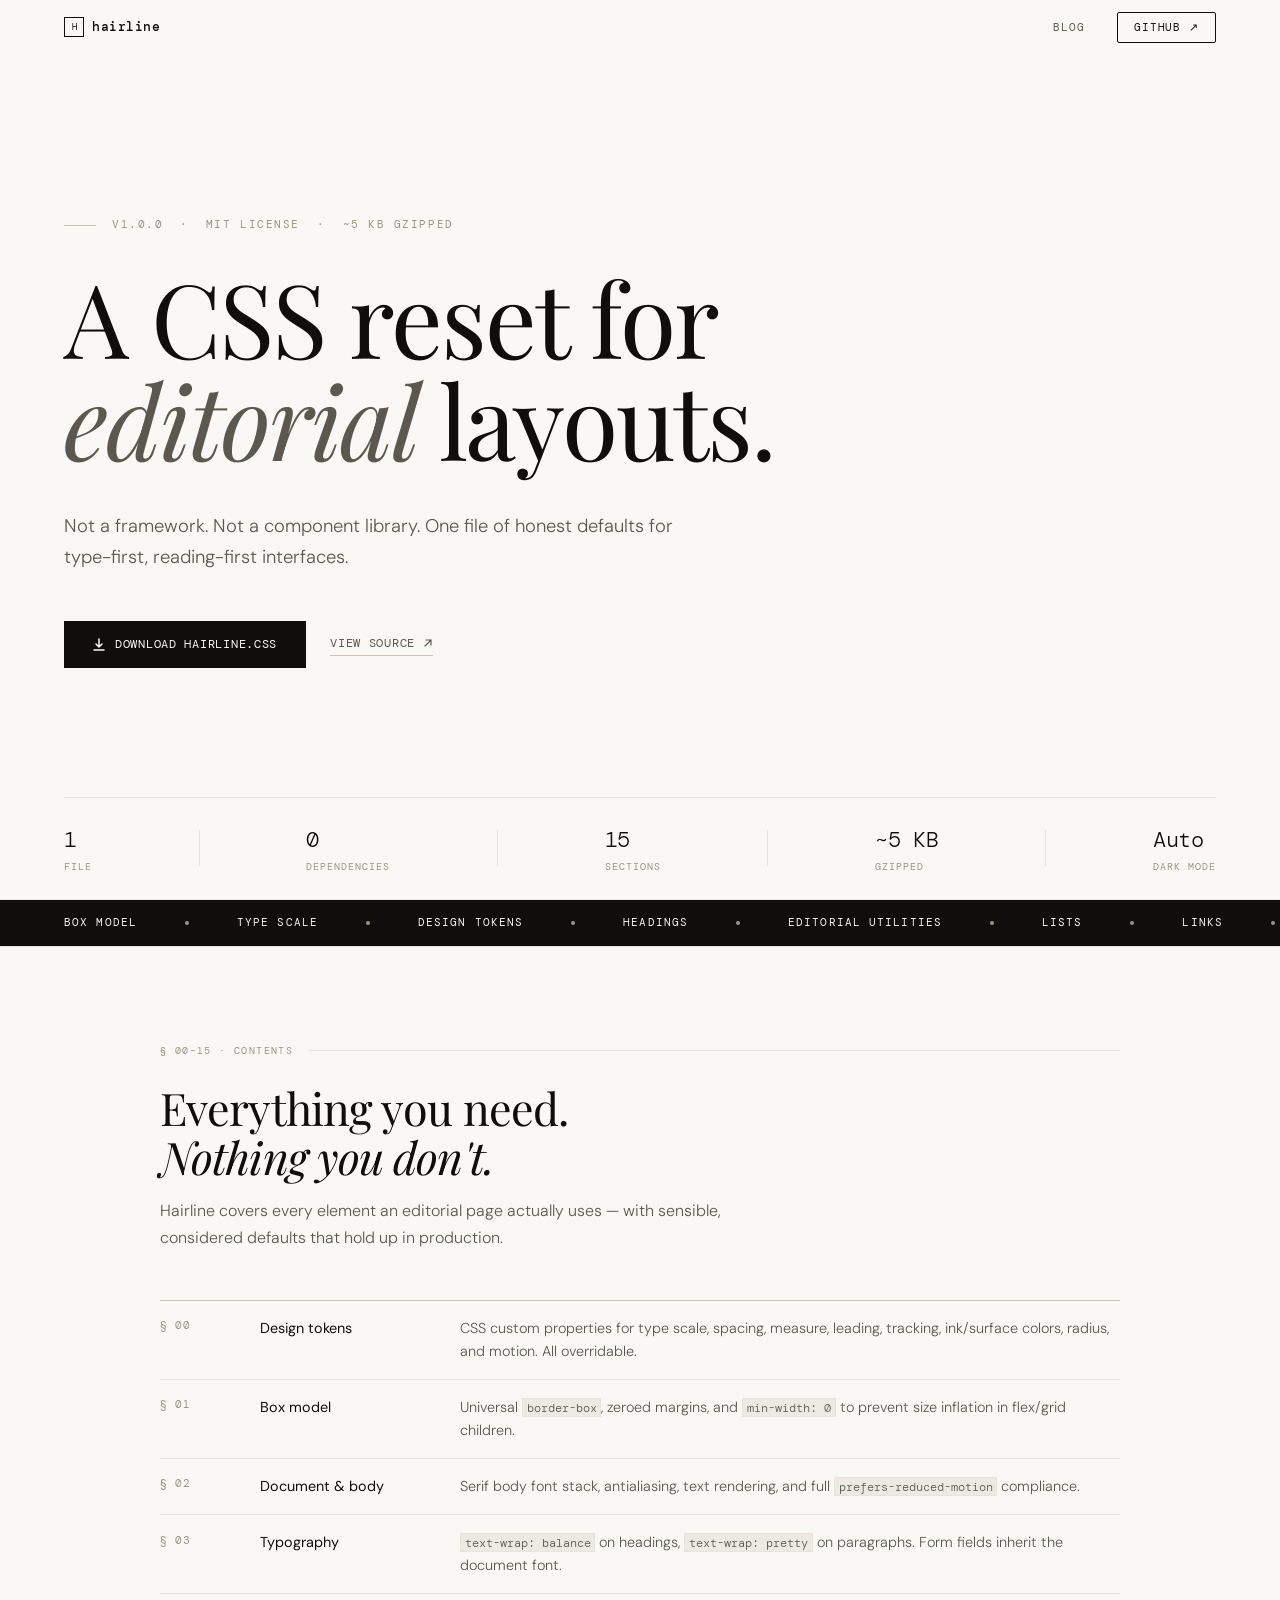
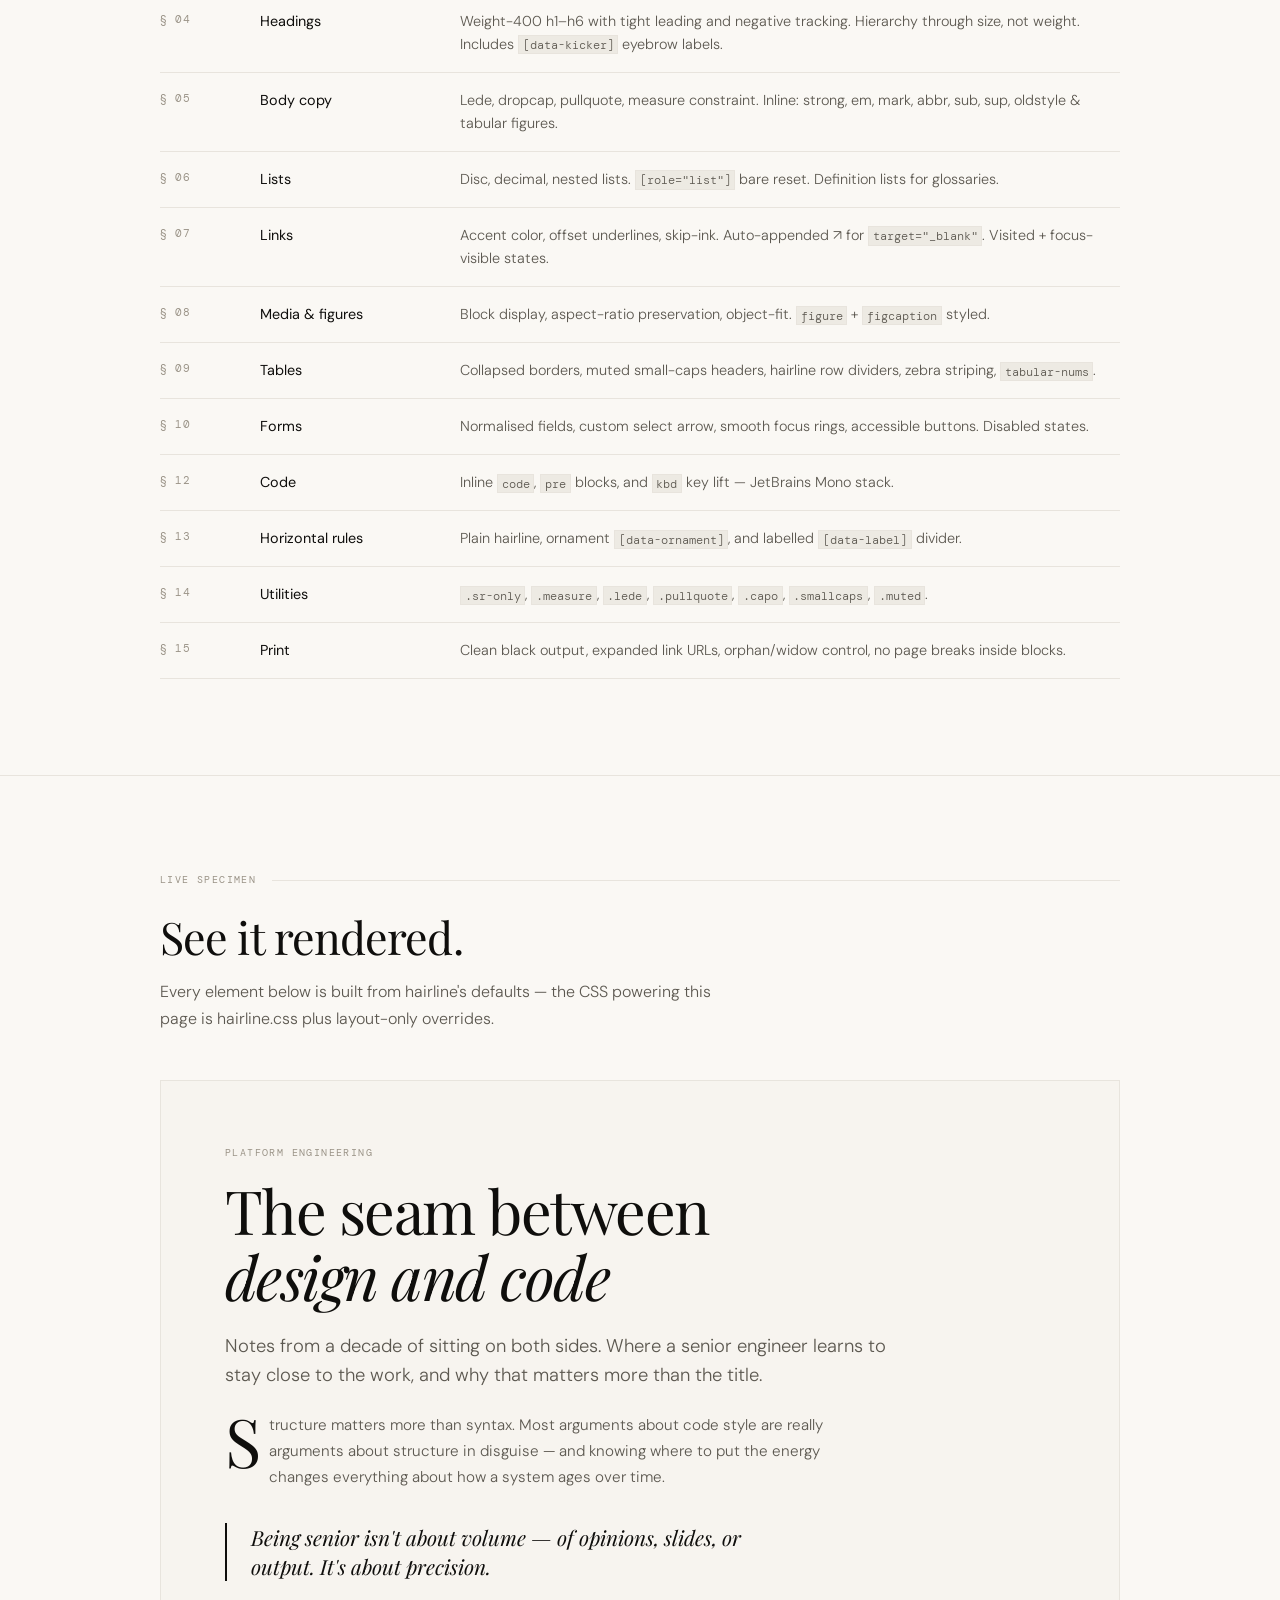
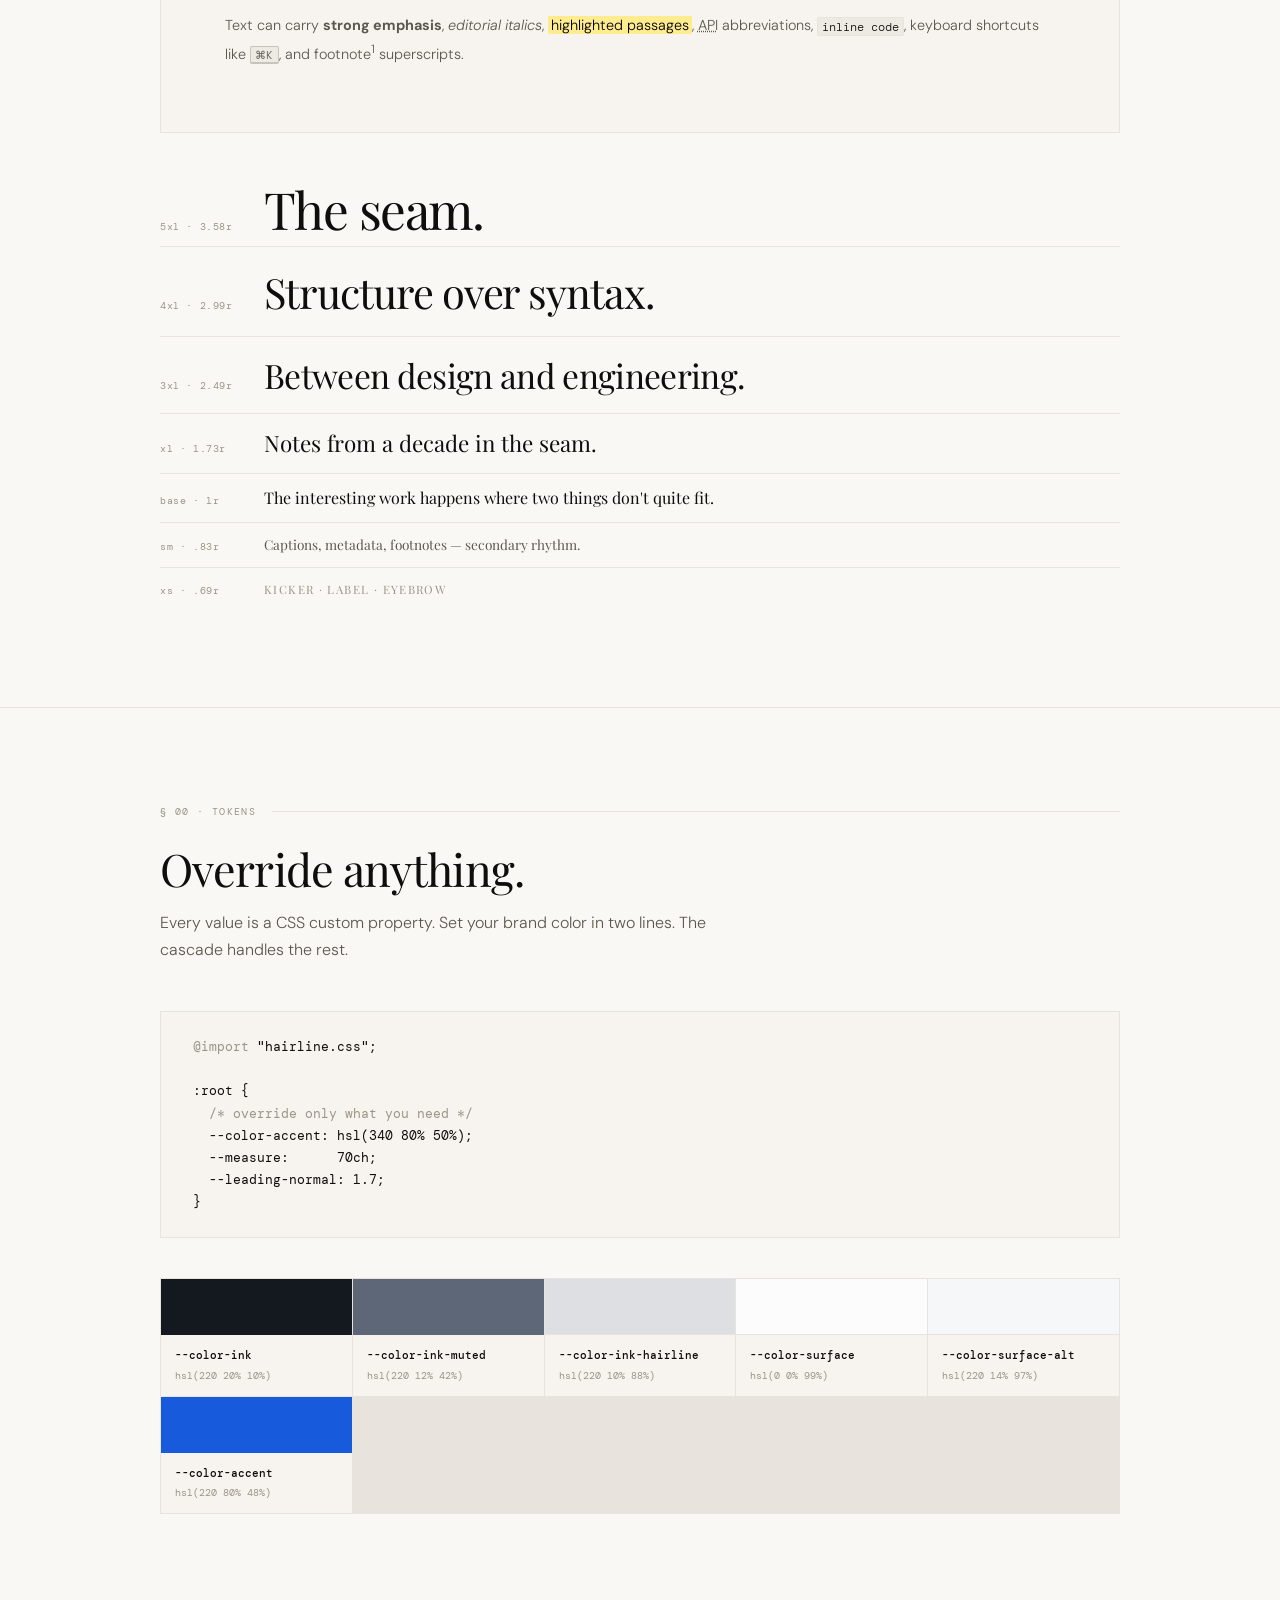
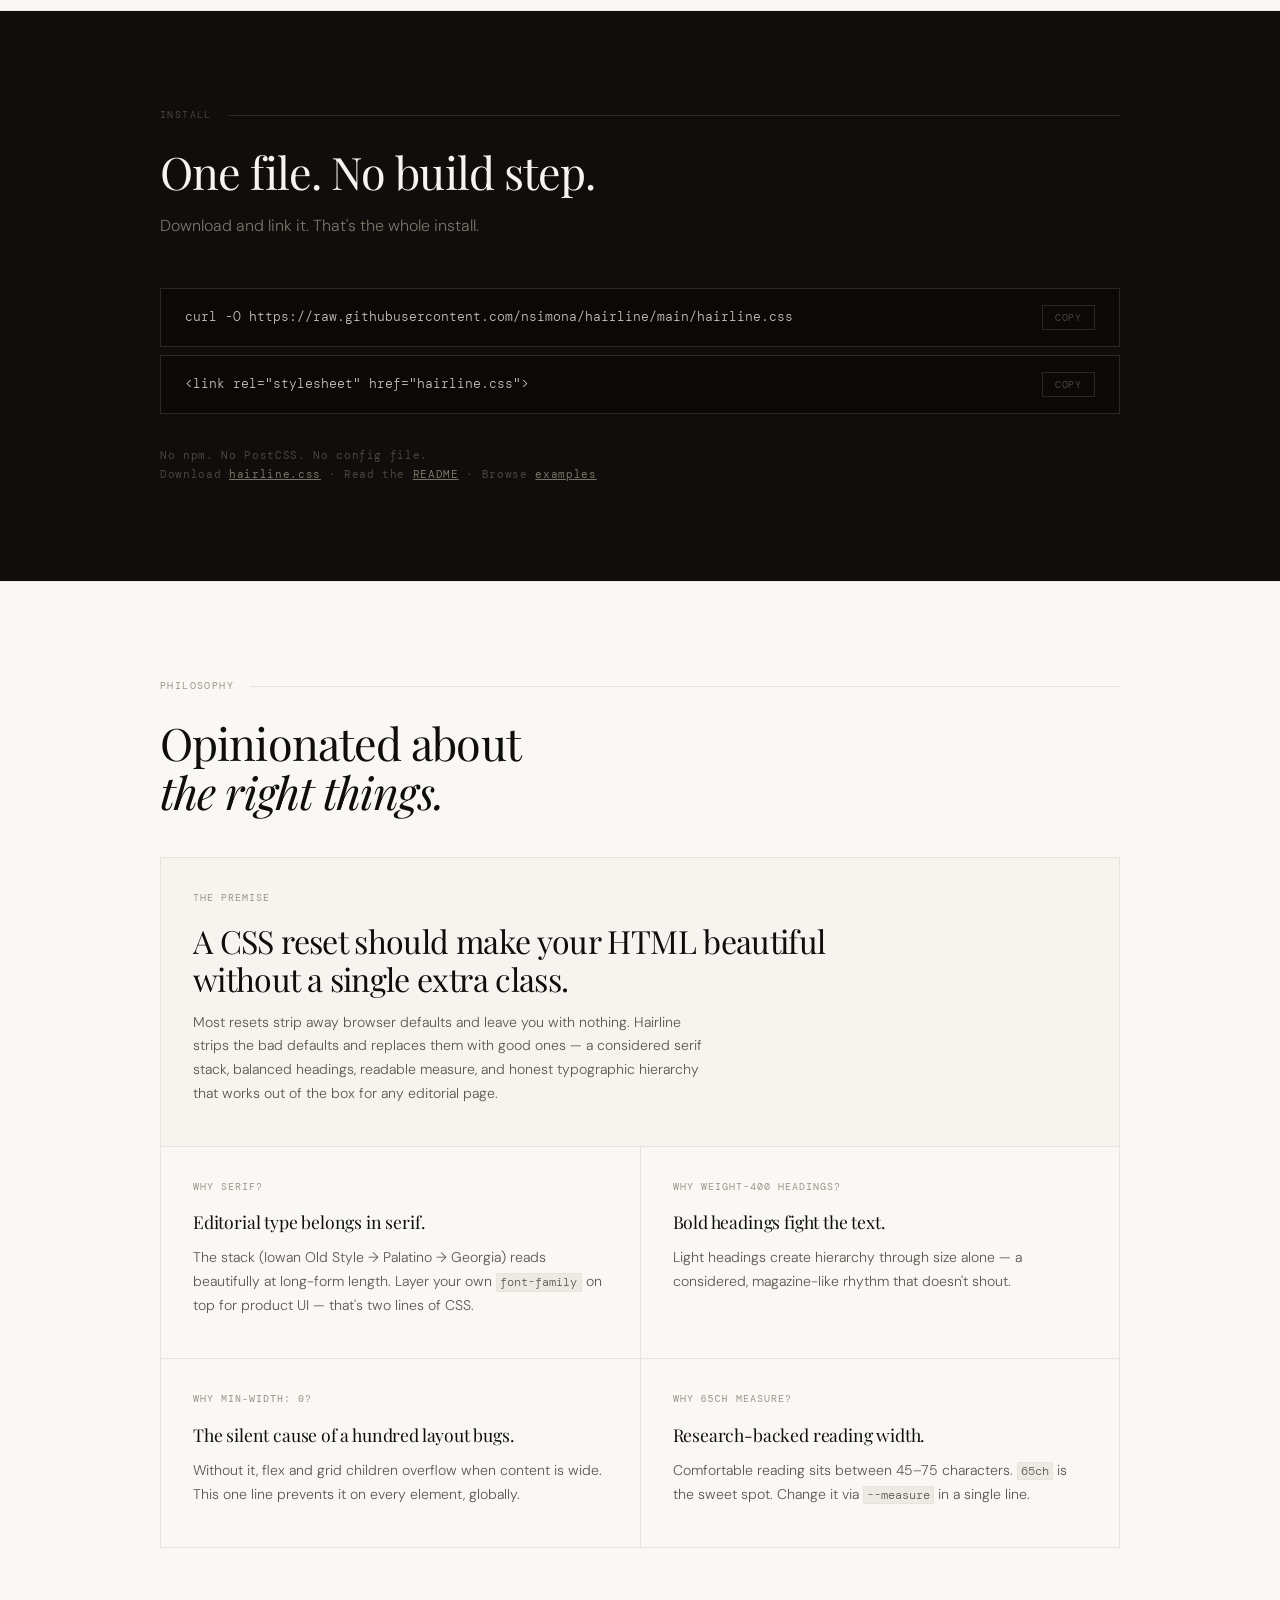
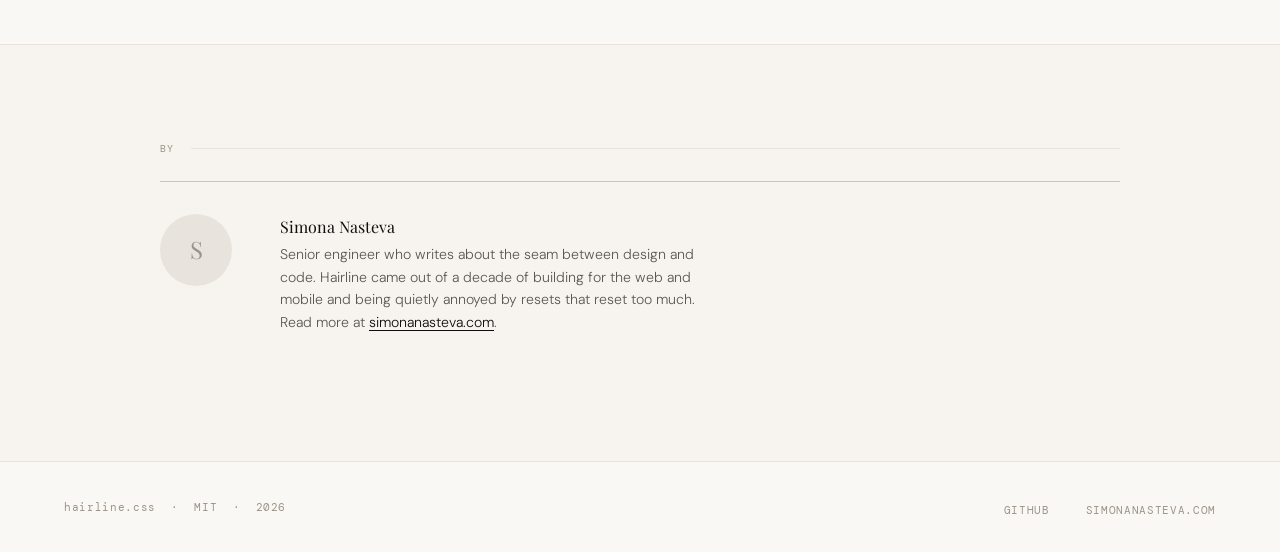
<file: index.html>
<!DOCTYPE html>
<html lang="en">

<head>
  <meta charset="UTF-8">
  <meta name="viewport" content="width=device-width, initial-scale=1">
  <title>Hairline — CSS Reset for Editorial Layouts</title>
  <meta name="description"
    content="A one-file CSS reset for type-first, reading-first interfaces. No framework. No components. Honest defaults.">
  <meta property="og:title" content="Hairline — CSS Reset for Editorial Layouts">
  <meta property="og:description" content="One file. No build step. Honest defaults for editorial HTML.">
  <link rel="preconnect" href="https://fonts.googleapis.com">
  <link
    href="https://fonts.googleapis.com/css2?family=Playfair+Display:ital,wght@0,400;0,500;1,400;1,500&family=DM+Mono:ital,wght@0,300;0,400;0,500;1,300&family=DM+Sans:wght@300;400&display=swap"
    rel="stylesheet">
  <style>
    *,
    *::before,
    *::after {
      box-sizing: border-box;
      margin: 0;
      padding: 0;
    }

    :root {
      --ink: #0f0e0c;
      --ink-2: #5c5850;
      --ink-3: #9b9488;
      --rule: #e8e4dd;
      --rule-dark: #c9c3b8;
      --cream: #f7f4ef;
      --cream-2: #edeae3;
      --warm-white: #faf8f4;
      --accent: #1a1a1a;
      --red: #c0392b;

      --serif: 'Playfair Display', 'Iowan Old Style', Georgia, serif;
      --mono: 'DM Mono', 'JetBrains Mono', monospace;
      --sans: 'DM Sans', system-ui, sans-serif;
    }

    html {
      scroll-behavior: smooth;
    }

    body {
      font-family: var(--serif);
      background: var(--warm-white);
      color: var(--ink);
      font-size: 17px;
      line-height: 1.6;
      -webkit-font-smoothing: antialiased;
    }

    /* ── Utility ── */
    .mono {
      font-family: var(--mono);
    }

    .sans {
      font-family: var(--sans);
    }

    /* ── Page-level fade in ── */
    @keyframes fadeUp {
      from {
        opacity: 0;
        transform: translateY(18px);
      }

      to {
        opacity: 1;
        transform: translateY(0);
      }
    }

    .fade {
      opacity: 0;
      animation: fadeUp .7s cubic-bezier(.19, 1, .22, 1) forwards;
    }

    .fade-1 {
      animation-delay: .05s;
    }

    .fade-2 {
      animation-delay: .18s;
    }

    .fade-3 {
      animation-delay: .32s;
    }

    .fade-4 {
      animation-delay: .46s;
    }

    .fade-5 {
      animation-delay: .60s;
    }

    /* ── Nav ── */
    header nav {
      position: fixed;
      top: 0;
      left: 0;
      right: 0;
      z-index: 100;
      border-bottom: 1px solid transparent;
      transition: border-color .3s, background .3s;
      padding: 0 clamp(1.5rem, 5vw, 4rem);
      height: 56px;
      display: flex;
      align-items: center;
      justify-content: space-between;
    }

    nav.scrolled {
      border-color: var(--rule);
      background: rgba(250, 248, 244, .92);
      backdrop-filter: blur(12px);
    }

    .nav-logo {
      font-family: var(--mono);
      font-size: 13px;
      font-weight: 500;
      letter-spacing: .04em;
      color: var(--ink);
      text-decoration: none;
      display: flex;
      align-items: center;
      gap: 8px;
    }

    .nav-logo-mark {
      width: 20px;
      height: 20px;
      border: 1.5px solid var(--ink);
      display: flex;
      align-items: center;
      justify-content: center;
      font-size: 9px;
      letter-spacing: 0;
      font-weight: 400;
    }

    .nav-links {
      display: flex;
      align-items: center;
      gap: 2rem;
    }

    .nav-links a {
      font-family: var(--mono);
      font-size: 11px;
      letter-spacing: .08em;
      text-transform: uppercase;
      color: var(--ink-2);
      text-decoration: none;
      transition: color .15s;
    }

    .nav-links a:hover {
      color: var(--ink);
    }

    .nav-links a.cta {
      color: var(--ink);
      border: 1px solid var(--ink);
      padding: 6px 16px;
      border-radius: 2px;
      transition: background .15s, color .15s;
    }

    .nav-links a.cta:hover {
      background: var(--ink);
      color: var(--warm-white);
    }

    /* ── Hero ── */
    .hero {
      min-height: 100svh;
      display: grid;
      grid-template-rows: 1fr auto;
      padding: 0 clamp(1.5rem, 5vw, 4rem);
      padding-top: 56px;
      border-bottom: 1px solid var(--rule);
    }

    .hero-body {
      display: flex;
      flex-direction: column;
      justify-content: center;
      padding: 6rem 0 4rem;
      max-width: 900px;
    }

    .hero-eyebrow {
      font-family: var(--mono);
      font-size: 11px;
      letter-spacing: .14em;
      text-transform: uppercase;
      color: var(--ink-3);
      margin-bottom: 2rem;
      display: flex;
      align-items: center;
      gap: 1rem;
    }

    .hero-eyebrow::before {
      content: '';
      width: 32px;
      height: 1px;
      background: var(--rule-dark);
    }

    h1 {
      font-family: var(--serif);
      font-size: clamp(3.2rem, 8vw, 7rem);
      font-weight: 400;
      line-height: 1.0;
      letter-spacing: -0.02em;
      color: var(--ink);
      margin-bottom: 2.5rem;
    }

    h1 em {
      font-style: italic;
      color: var(--ink-2);
    }

    .hero-desc {
      font-family: var(--sans);
      font-size: clamp(1rem, 2vw, 1.15rem);
      font-weight: 300;
      line-height: 1.7;
      color: var(--ink-2);
      max-width: 48ch;
      margin-bottom: 3rem;
    }

    .hero-actions {
      display: flex;
      align-items: center;
      gap: 1.5rem;
      flex-wrap: wrap;
    }

    .btn-dl {
      font-family: var(--mono);
      font-size: 12px;
      letter-spacing: .06em;
      text-transform: uppercase;
      background: var(--ink);
      color: var(--warm-white);
      border: 1.5px solid var(--ink);
      padding: 13px 28px;
      text-decoration: none;
      display: inline-flex;
      align-items: center;
      gap: 10px;
      transition: background .15s, color .15s, border-color .15s;
    }

    .btn-dl:hover {
      background: transparent;
      color: var(--ink);
    }

    .btn-dl svg {
      transition: transform .2s;
    }

    .btn-dl:hover svg {
      transform: translateY(2px);
    }

    .btn-gh {
      font-family: var(--mono);
      font-size: 12px;
      letter-spacing: .06em;
      text-transform: uppercase;
      color: var(--ink-2);
      text-decoration: none;
      display: inline-flex;
      align-items: center;
      gap: 8px;
      border-bottom: 1px solid var(--rule-dark);
      padding-bottom: 2px;
      transition: color .15s, border-color .15s;
    }

    .btn-gh:hover {
      color: var(--ink);
      border-color: var(--ink);
    }

    .hero-meta {
      font-family: var(--mono);
      font-size: 10px;
      letter-spacing: .06em;
      color: var(--ink-3);
    }

    .hero-footer {
      display: flex;
      align-items: center;
      justify-content: space-between;
      padding: 1.5rem 0;
      border-top: 1px solid var(--rule);
      flex-wrap: wrap;
      gap: 1rem;
    }

    .hero-footer-stat {
      display: flex;
      flex-direction: column;
      gap: 2px;
    }

    .stat-n {
      font-family: var(--mono);
      font-size: 22px;
      font-weight: 300;
      color: var(--ink);
      letter-spacing: -.01em;
    }

    .stat-l {
      font-family: var(--mono);
      font-size: 10px;
      letter-spacing: .1em;
      text-transform: uppercase;
      color: var(--ink-3);
    }

    .hero-footer-divider {
      width: 1px;
      height: 36px;
      background: var(--rule);
    }

    /* ── Strip ── */
    .strip {
      background: var(--ink);
      color: var(--cream);
      padding: 14px clamp(1.5rem, 5vw, 4rem);
      display: flex;
      align-items: center;
      gap: 3rem;
      overflow: hidden;
      border-bottom: 1px solid var(--rule);
      font-family: var(--mono);
      font-size: 11px;
      letter-spacing: .1em;
      text-transform: uppercase;
    }

    .strip-item {
      white-space: nowrap;
      color: var(--ink-3);
    }

    .strip-item strong {
      color: var(--cream);
      font-weight: 400;
    }

    .strip-sep {
      width: 4px;
      height: 4px;
      background: var(--ink-3);
      border-radius: 50%;
      flex-shrink: 0;
    }

    /* ── Section wrapper ── */
    .section {
      padding: 6rem clamp(1.5rem, 5vw, 4rem);
      border-bottom: 1px solid var(--rule);
    }

    .section-inner {
      max-width: 960px;
      margin: 0 auto;
    }

    .section-label {
      font-family: var(--mono);
      font-size: 10px;
      letter-spacing: .14em;
      text-transform: uppercase;
      color: var(--ink-3);
      margin-bottom: 1.5rem;
      display: flex;
      align-items: center;
      gap: 1rem;
    }

    .section-label span {
      white-space: nowrap;
    }

    .section-label::after {
      content: '';
      flex: 1;
      height: 1px;
      background: var(--rule);
    }

    .section-title {
      font-size: clamp(1.8rem, 4vw, 2.8rem);
      font-weight: 400;
      letter-spacing: -.02em;
      line-height: 1.1;
      margin-bottom: 1rem;
    }

    .section-sub {
      font-family: var(--sans);
      font-size: 1rem;
      font-weight: 300;
      line-height: 1.7;
      color: var(--ink-2);
      max-width: 52ch;
      margin-bottom: 3rem;
    }

    /* ── What's inside — table ── */
    .feature-table {
      width: 100%;
      border-collapse: collapse;
      margin-top: 2rem;
    }

    .feature-table tr {
      border-bottom: 1px solid var(--rule);
    }

    .feature-table tr:first-child {
      border-top: 1px solid var(--rule-dark);
    }

    .feature-table td {
      padding: 1rem 0;
      vertical-align: top;
      font-family: var(--sans);
      font-size: .9rem;
    }

    .feature-table td:first-child {
      font-family: var(--mono);
      font-size: 11px;
      letter-spacing: .06em;
      color: var(--ink-3);
      width: 100px;
      padding-right: 2rem;
      white-space: nowrap;
      padding-top: 1.05rem;
    }

    .feature-table td:nth-child(2) {
      font-weight: 400;
      color: var(--ink);
      padding-right: 2rem;
      width: 200px;
    }

    .feature-table td:nth-child(3) {
      color: var(--ink-2);
      font-weight: 300;
    }

    /* ── Type specimen ── */
    .specimen {
      background: var(--cream);
      border: 1px solid var(--rule);
      padding: clamp(2rem, 5vw, 4rem);
      margin-top: 2.5rem;
    }

    .specimen-kicker {
      font-family: var(--mono);
      font-size: 10px;
      letter-spacing: .14em;
      text-transform: uppercase;
      color: var(--ink-3);
      margin-bottom: 1rem;
      display: block;
    }

    .specimen h2 {
      font-size: clamp(2rem, 5vw, 3.8rem);
      font-weight: 400;
      letter-spacing: -.025em;
      line-height: 1.08;
      color: var(--ink);
      margin-bottom: 1.5rem;
    }

    .specimen h2 em {
      font-style: italic;
    }

    .specimen-lede {
      font-size: 1.15rem;
      line-height: 1.55;
      color: var(--ink-2);
      max-width: 52ch;
      font-family: var(--sans);
      font-weight: 300;
      margin-bottom: 1.5rem;
    }

    .specimen-dropcap::first-letter {
      float: left;
      font-family: var(--serif);
      font-size: 4.2rem;
      line-height: .82;
      padding-right: .12em;
      font-weight: 400;
      color: var(--ink);
    }

    .specimen-dropcap {
      font-family: var(--sans);
      font-size: .95rem;
      line-height: 1.7;
      color: var(--ink-2);
      font-weight: 300;
      max-width: 62ch;
      margin-bottom: 2rem;
    }

    .specimen-pull {
      font-size: 1.3rem;
      font-style: italic;
      border-left: 2px solid var(--ink);
      padding-left: 1.5rem;
      line-height: 1.4;
      max-width: 44ch;
      color: var(--ink);
      margin-bottom: 2rem;
    }

    .specimen-inline {
      font-family: var(--sans);
      font-size: .9rem;
      line-height: 1.8;
      color: var(--ink-2);
      font-weight: 300;
    }

    .specimen-inline code {
      font-family: var(--mono);
      font-size: .82em;
      background: var(--cream-2);
      border: 1px solid var(--rule);
      padding: .05em .35em;
      border-radius: 2px;
      color: var(--ink);
    }

    .specimen-inline mark {
      background: hsl(50 100% 78%);
      padding: 0 .2em;
    }

    .specimen-inline kbd {
      font-family: var(--mono);
      font-size: .78em;
      background: var(--cream-2);
      border: 1px solid var(--rule-dark);
      border-bottom-width: 2px;
      padding: .05em .4em;
      border-radius: 2px;
    }

    /* ── Scale visual ── */
    .scale-list {
      margin-top: 2.5rem;
    }

    .scale-row {
      display: flex;
      align-items: baseline;
      gap: 1.5rem;
      padding: .7rem 0;
      border-bottom: 1px solid var(--rule);
    }

    .scale-row:last-child {
      border-bottom: none;
    }

    .scale-key {
      font-family: var(--mono);
      font-size: 10px;
      letter-spacing: .06em;
      color: var(--ink-3);
      width: 80px;
      flex-shrink: 0;
      padding-top: 4px;
    }

    .scale-sample {
      font-family: var(--serif);
      color: var(--ink);
    }

    /* ── Install ── */
    .install-section {
      background: var(--ink);
    }

    .install-section .section-label {
      color: #4a4640;
    }

    .install-section .section-label::after {
      background: #2a2824;
    }

    .install-section .section-title {
      color: var(--cream);
    }

    .install-section .section-sub {
      color: #7a7468;
    }

    .install-block {
      background: #0a0908;
      border: 1px solid #2a2824;
      display: flex;
      align-items: center;
      justify-content: space-between;
      gap: 1rem;
      padding: 1rem 1.5rem;
      margin-bottom: 8px;
    }

    .install-block code {
      font-family: var(--mono);
      font-size: 13px;
      color: #c9c3b8;
      font-weight: 300;
    }

    .copy-btn {
      font-family: var(--mono);
      font-size: 10px;
      letter-spacing: .08em;
      text-transform: uppercase;
      color: #4a4640;
      background: none;
      border: 1px solid #2a2824;
      padding: 5px 12px;
      cursor: pointer;
      white-space: nowrap;
      transition: all .15s;
    }

    .copy-btn:hover {
      color: var(--cream);
      border-color: #4a4640;
    }

    .install-note {
      font-family: var(--mono);
      font-size: 11px;
      color: #4a4640;
      letter-spacing: .06em;
      margin-top: 2rem;
      line-height: 1.8;
    }

    .install-note a {
      color: #7a7468;
      text-decoration: underline;
    }

    .install-note a:hover {
      color: var(--cream);
    }

    /* ── Token grid ── */
    .token-grid {
      display: grid;
      grid-template-columns: repeat(auto-fill, minmax(160px, 1fr));
      gap: 1px;
      background: var(--rule);
      border: 1px solid var(--rule);
      margin-top: 2.5rem;
    }

    .token-card {
      background: var(--warm-white);
    }

    .token-swatch {
      height: 56px;
    }

    .token-body {
      padding: 12px 14px;
      background: var(--cream);
    }

    .token-name {
      font-family: var(--mono);
      font-size: 11px;
      font-weight: 500;
      display: block;
    }

    .token-val {
      font-family: var(--mono);
      font-size: 10px;
      color: var(--ink-3);
      margin-top: 3px;
      display: block;
    }

    /* ── Philosophy bento ── */
    .bento {
      display: grid;
      grid-template-columns: 1fr 1fr;
      gap: 1px;
      background: var(--rule);
      border: 1px solid var(--rule);
      margin-top: 2.5rem;
    }

    .bento-card {
      background: var(--warm-white);
      padding: 2rem 2rem 2.5rem;
    }

    .bento-card:first-child {
      grid-column: 1 / -1;
      background: var(--cream);
    }

    .bento-n {
      font-family: var(--mono);
      font-size: 10px;
      letter-spacing: .1em;
      color: var(--ink-3);
      text-transform: uppercase;
      margin-bottom: 1rem;
    }

    .bento-title {
      font-size: 1.1rem;
      font-weight: 400;
      letter-spacing: -.01em;
      margin-bottom: .75rem;
      line-height: 1.3;
    }

    .bento-text {
      font-family: var(--sans);
      font-size: .88rem;
      font-weight: 300;
      line-height: 1.7;
      color: var(--ink-2);
    }

    .bento-text code {
      font-family: var(--mono);
      font-size: .82em;
      background: var(--cream-2);
      border: 1px solid var(--rule);
      padding: .05em .3em;
      border-radius: 1px;
    }

    .bento-card:first-child .bento-title {
      font-size: clamp(1.4rem, 3vw, 2rem);
      letter-spacing: -.02em;
      max-width: 36ch;
      line-height: 1.2;
    }

    .bento-card:first-child .bento-text {
      max-width: 52ch;
    }

    /* ── By line ── */
    .byline-section {
      background: var(--cream);
    }

    .byline {
      display: flex;
      align-items: flex-start;
      gap: 3rem;
      flex-wrap: wrap;
      padding: 2rem 0;
      border-top: 1px solid var(--rule-dark);
    }

    .byline-portrait {
      width: 72px;
      height: 72px;
      border-radius: 50%;
      background: var(--rule);
      display: flex;
      align-items: center;
      justify-content: center;
      font-family: var(--serif);
      font-size: 1.5rem;
      color: var(--ink-3);
      flex-shrink: 0;
    }

    .byline-text h3 {
      font-size: 1rem;
      font-weight: 400;
      margin-bottom: .25rem;
    }

    .byline-text p {
      font-family: var(--sans);
      font-size: .88rem;
      font-weight: 300;
      color: var(--ink-2);
      line-height: 1.6;
      max-width: 44ch;
    }

    .byline-text a {
      color: var(--ink);
      text-underline-offset: .2em;
      text-decoration-thickness: 1px;
    }

    .byline-text a:hover {
      text-decoration-thickness: 2px;
    }

    /* ── Footer ── */
    footer {
      padding: 2rem clamp(1.5rem, 5vw, 4rem);
      display: flex;
      align-items: center;
      justify-content: space-between;
      flex-wrap: wrap;
      gap: 1rem;
    }

    footer .mono {
      font-size: 11px;
      color: var(--ink-3);
      letter-spacing: .06em;
    }

    footer nav a {
      font-family: var(--mono);
      font-size: 11px;
      letter-spacing: .06em;
      text-transform: uppercase;
      color: var(--ink-3);
      text-decoration: none;
      margin-left: 2rem;
      transition: color .15s;
    }

    footer nav a:hover {
      color: var(--ink);
    }

    /* ── Responsive ── */
    @media (max-width: 640px) {
      .nav-links a:not(.cta):not(:last-child) {
        display: none;
      }

      .bento {
        grid-template-columns: 1fr;
      }

      .bento-card:first-child {
        grid-column: 1;
      }

      .feature-table td:nth-child(3) {
        display: none;
      }

      .hero-footer {
        gap: .75rem;
      }

      .hero-footer-divider {
        display: none;
      }

      .strip {
        gap: 1.5rem;
        font-size: 10px;
      }
    }
  </style>
</head>

<body>

  <header>
    <!-- Nav -->
    <nav id="nav">
      <a href="/" class="nav-logo">
        <span class="nav-logo-mark">H</span>
        hairline
      </a>
      <div class="nav-links">
        <a href="https://simonanasteva.com">Blog</a>
        <a href="https://github.com/nsimona/hairline" target="_blank" class="cta">GitHub ↗</a>
      </div>
    </nav>
  </header>

  <!-- Hero -->
  <section class="hero">
    <div class="hero-body">
      <p class="hero-eyebrow fade fade-1">v1.0.0 &nbsp;·&nbsp; MIT License &nbsp;·&nbsp; ~5 KB gzipped</p>
      <h1 class="fade fade-2">A CSS reset for<br><em>editorial</em> layouts.</h1>
      <p class="hero-desc fade fade-3">Not a framework. Not a component library. One file of honest defaults for
        type-first, reading-first interfaces.</p>
      <div class="hero-actions fade fade-4">
        <a href="hairline.css" download class="btn-dl">
          <svg width="12" height="14" viewBox="0 0 12 14" fill="none">
            <path d="M6 1v8M6 9l-3-3M6 9l3-3M1 12h10" stroke="currentColor" stroke-width="1.5" stroke-linecap="round"
              stroke-linejoin="round" />
          </svg>
          Download hairline.css
        </a>
        <a href="https://github.com/nsimona/hairline" target="_blank" class="btn-gh">
          View source
          <svg width="10" height="10" viewBox="0 0 10 10" fill="none">
            <path d="M2 8L8 2M8 2H3M8 2v5" stroke="currentColor" stroke-width="1.2" stroke-linecap="round"
              stroke-linejoin="round" />
          </svg>
        </a>
      </div>
    </div>
    <div class="hero-footer fade fade-5">
      <div class="hero-footer-stat"><span class="stat-n">1</span><span class="stat-l">File</span></div>
      <div class="hero-footer-divider"></div>
      <div class="hero-footer-stat"><span class="stat-n">0</span><span class="stat-l">Dependencies</span></div>
      <div class="hero-footer-divider"></div>
      <div class="hero-footer-stat"><span class="stat-n">15</span><span class="stat-l">Sections</span></div>
      <div class="hero-footer-divider"></div>
      <div class="hero-footer-stat"><span class="stat-n">~5 KB</span><span class="stat-l">Gzipped</span></div>
      <div class="hero-footer-divider"></div>
      <div class="hero-footer-stat"><span class="stat-n">Auto</span><span class="stat-l">Dark mode</span></div>
    </div>
  </section>

  <!-- Strip -->
  <div class="strip">
    <div class="strip-item"><strong>Box model</strong></div>
    <div class="strip-sep"></div>
    <div class="strip-item"><strong>Type scale</strong></div>
    <div class="strip-sep"></div>
    <div class="strip-item"><strong>Design tokens</strong></div>
    <div class="strip-sep"></div>
    <div class="strip-item"><strong>Headings</strong></div>
    <div class="strip-sep"></div>
    <div class="strip-item"><strong>Editorial utilities</strong></div>
    <div class="strip-sep"></div>
    <div class="strip-item"><strong>Lists</strong></div>
    <div class="strip-sep"></div>
    <div class="strip-item"><strong>Links</strong></div>
    <div class="strip-sep"></div>
    <div class="strip-item"><strong>Media &amp; figures</strong></div>
    <div class="strip-sep"></div>
    <div class="strip-item"><strong>Tables</strong></div>
    <div class="strip-sep"></div>
    <div class="strip-item"><strong>Forms</strong></div>
    <div class="strip-sep"></div>
    <div class="strip-item"><strong>Code &amp; kbd</strong></div>
    <div class="strip-sep"></div>
    <div class="strip-item"><strong>Horizontal rules</strong></div>
    <div class="strip-sep"></div>
    <div class="strip-item"><strong>Print styles</strong></div>
  </div>

  <!-- Features / what's inside -->
  <section class="section" id="features">
    <div class="section-inner">
      <p class="section-label"><span>§ 00–15 · Contents</span></p>
      <h2 class="section-title">Everything you need.<br><em>Nothing you don't.</em></h2>
      <p class="section-sub">Hairline covers every element an editorial page actually uses — with sensible, considered
        defaults that hold up in production.</p>

      <table class="feature-table">
        <tr>
          <td>§ 00</td>
          <td>Design tokens</td>
          <td>CSS custom properties for type scale, spacing, measure, leading, tracking, ink/surface colors, radius, and
            motion. All overridable.</td>
        </tr>
        <tr>
          <td>§ 01</td>
          <td>Box model</td>
          <td>Universal <code
              style="font-family:var(--mono);font-size:.85em;background:var(--cream-2);border:1px solid var(--rule);padding:.05em .3em">border-box</code>,
            zeroed margins, and <code
              style="font-family:var(--mono);font-size:.85em;background:var(--cream-2);border:1px solid var(--rule);padding:.05em .3em">min-width: 0</code>
            to prevent size inflation in flex/grid children.</td>
        </tr>
        <tr>
          <td>§ 02</td>
          <td>Document &amp; body</td>
          <td>Serif body font stack, antialiasing, text rendering, and full <code
              style="font-family:var(--mono);font-size:.85em;background:var(--cream-2);border:1px solid var(--rule);padding:.05em .3em">prefers-reduced-motion</code>
            compliance.</td>
        </tr>
        <tr>
          <td>§ 03</td>
          <td>Typography</td>
          <td><code
              style="font-family:var(--mono);font-size:.85em;background:var(--cream-2);border:1px solid var(--rule);padding:.05em .3em">text-wrap: balance</code>
            on headings, <code
              style="font-family:var(--mono);font-size:.85em;background:var(--cream-2);border:1px solid var(--rule);padding:.05em .3em">text-wrap: pretty</code>
            on paragraphs. Form fields inherit the document font.</td>
        </tr>
        <tr>
          <td>§ 04</td>
          <td>Headings</td>
          <td>Weight-400 h1–h6 with tight leading and negative tracking. Hierarchy through size, not weight. Includes
            <code
              style="font-family:var(--mono);font-size:.85em;background:var(--cream-2);border:1px solid var(--rule);padding:.05em .3em">[data-kicker]</code>
            eyebrow labels.
          </td>
        </tr>
        <tr>
          <td>§ 05</td>
          <td>Body copy</td>
          <td>Lede, dropcap, pullquote, measure constraint. Inline: strong, em, mark, abbr, sub, sup, oldstyle &amp;
            tabular figures.</td>
        </tr>
        <tr>
          <td>§ 06</td>
          <td>Lists</td>
          <td>Disc, decimal, nested lists. <code
              style="font-family:var(--mono);font-size:.85em;background:var(--cream-2);border:1px solid var(--rule);padding:.05em .3em">[role="list"]</code>
            bare reset. Definition lists for glossaries.</td>
        </tr>
        <tr>
          <td>§ 07</td>
          <td>Links</td>
          <td>Accent color, offset underlines, skip-ink. Auto-appended ↗ for <code
              style="font-family:var(--mono);font-size:.85em;background:var(--cream-2);border:1px solid var(--rule);padding:.05em .3em">target="_blank"</code>.
            Visited + focus-visible states.</td>
        </tr>
        <tr>
          <td>§ 08</td>
          <td>Media &amp; figures</td>
          <td>Block display, aspect-ratio preservation, object-fit. <code
              style="font-family:var(--mono);font-size:.85em;background:var(--cream-2);border:1px solid var(--rule);padding:.05em .3em">figure</code>
            + <code
              style="font-family:var(--mono);font-size:.85em;background:var(--cream-2);border:1px solid var(--rule);padding:.05em .3em">figcaption</code>
            styled.</td>
        </tr>
        <tr>
          <td>§ 09</td>
          <td>Tables</td>
          <td>Collapsed borders, muted small-caps headers, hairline row dividers, zebra striping, <code
              style="font-family:var(--mono);font-size:.85em;background:var(--cream-2);border:1px solid var(--rule);padding:.05em .3em">tabular-nums</code>.
          </td>
        </tr>
        <tr>
          <td>§ 10</td>
          <td>Forms</td>
          <td>Normalised fields, custom select arrow, smooth focus rings, accessible buttons. Disabled states.</td>
        </tr>
        <tr>
          <td>§ 12</td>
          <td>Code</td>
          <td>Inline <code
              style="font-family:var(--mono);font-size:.85em;background:var(--cream-2);border:1px solid var(--rule);padding:.05em .3em">code</code>,
            <code
              style="font-family:var(--mono);font-size:.85em;background:var(--cream-2);border:1px solid var(--rule);padding:.05em .3em">pre</code>
            blocks, and <code
              style="font-family:var(--mono);font-size:.85em;background:var(--cream-2);border:1px solid var(--rule);padding:.05em .3em">kbd</code>
            key lift — JetBrains Mono stack.
          </td>
        </tr>
        <tr>
          <td>§ 13</td>
          <td>Horizontal rules</td>
          <td>Plain hairline, ornament <code
              style="font-family:var(--mono);font-size:.85em;background:var(--cream-2);border:1px solid var(--rule);padding:.05em .3em">[data-ornament]</code>,
            and labelled <code
              style="font-family:var(--mono);font-size:.85em;background:var(--cream-2);border:1px solid var(--rule);padding:.05em .3em">[data-label]</code>
            divider.</td>
        </tr>
        <tr>
          <td>§ 14</td>
          <td>Utilities</td>
          <td><code
              style="font-family:var(--mono);font-size:.85em;background:var(--cream-2);border:1px solid var(--rule);padding:.05em .3em">.sr-only</code>,
            <code
              style="font-family:var(--mono);font-size:.85em;background:var(--cream-2);border:1px solid var(--rule);padding:.05em .3em">.measure</code>,
            <code
              style="font-family:var(--mono);font-size:.85em;background:var(--cream-2);border:1px solid var(--rule);padding:.05em .3em">.lede</code>,
            <code
              style="font-family:var(--mono);font-size:.85em;background:var(--cream-2);border:1px solid var(--rule);padding:.05em .3em">.pullquote</code>,
            <code
              style="font-family:var(--mono);font-size:.85em;background:var(--cream-2);border:1px solid var(--rule);padding:.05em .3em">.capo</code>,
            <code
              style="font-family:var(--mono);font-size:.85em;background:var(--cream-2);border:1px solid var(--rule);padding:.05em .3em">.smallcaps</code>,
            <code
              style="font-family:var(--mono);font-size:.85em;background:var(--cream-2);border:1px solid var(--rule);padding:.05em .3em">.muted</code>.
          </td>
        </tr>
        <tr>
          <td>§ 15</td>
          <td>Print</td>
          <td>Clean black output, expanded link URLs, orphan/widow control, no page breaks inside blocks.</td>
        </tr>
      </table>
    </div>
  </section>

  <!-- Type specimen -->
  <section class="section" id="specimen">
    <div class="section-inner">
      <p class="section-label"><span>Live specimen</span></p>
      <h2 class="section-title">See it rendered.</h2>
      <p class="section-sub">Every element below is built from hairline's defaults — the CSS powering this page is
        hairline.css plus layout-only overrides.</p>

      <div class="specimen">
        <span class="specimen-kicker">Platform engineering</span>
        <h2>The seam between<br><em>design and code</em></h2>
        <p class="specimen-lede">Notes from a decade of sitting on both sides. Where a senior engineer learns to stay
          close to the work, and why that matters more than the title.</p>
        <p class="specimen-dropcap">Structure matters more than syntax. Most arguments about code style are really
          arguments about structure in disguise — and knowing where to put the energy changes everything about how a
          system ages over time.</p>
        <blockquote class="specimen-pull">Being senior isn't about volume — of opinions, slides, or output. It's about
          precision.</blockquote>
        <p class="specimen-inline">Text can carry <strong>strong emphasis</strong>, <em>editorial italics</em>,
          <mark>highlighted passages</mark>, <abbr title="Application Programming Interface">API</abbr> abbreviations,
          <code>inline code</code>, keyboard shortcuts like <kbd>⌘K</kbd>, and footnote<sup>1</sup> superscripts.
        </p>
      </div>

      <div class="scale-list">
        <div class="scale-row"><span class="scale-key">5xl · 3.58r</span><span class="scale-sample"
            style="font-size:clamp(2rem,5vw,3.2rem);line-height:1;letter-spacing:-.03em">The seam.</span></div>
        <div class="scale-row"><span class="scale-key">4xl · 2.99r</span><span class="scale-sample"
            style="font-size:clamp(1.8rem,4vw,2.6rem);letter-spacing:-.025em">Structure over syntax.</span></div>
        <div class="scale-row"><span class="scale-key">3xl · 2.49r</span><span class="scale-sample"
            style="font-size:clamp(1.5rem,3vw,2.1rem);letter-spacing:-.02em">Between design and engineering.</span>
        </div>
        <div class="scale-row"><span class="scale-key">xl · 1.73r</span><span class="scale-sample"
            style="font-size:1.4rem">Notes from a decade in the seam.</span></div>
        <div class="scale-row"><span class="scale-key">base · 1r</span><span class="scale-sample"
            style="font-size:1rem">The interesting work happens where two things don't quite fit.</span></div>
        <div class="scale-row"><span class="scale-key">sm · .83r</span><span class="scale-sample"
            style="font-size:.85rem;color:var(--ink-2)">Captions, metadata, footnotes — secondary rhythm.</span></div>
        <div class="scale-row"><span class="scale-key">xs · .69r</span><span class="scale-sample"
            style="font-size:.72rem;letter-spacing:.12em;text-transform:uppercase;color:var(--ink-3)">KICKER · LABEL ·
            EYEBROW</span></div>
      </div>
    </div>
  </section>

  <!-- Tokens -->
  <section class="section">
    <div class="section-inner">
      <p class="section-label"><span>§ 00 · Tokens</span></p>
      <h2 class="section-title">Override anything.</h2>
      <p class="section-sub">Every value is a CSS custom property. Set your brand color in two lines. The cascade
        handles the rest.</p>

      <pre
        style="font-family:var(--mono);font-size:13px;background:var(--cream);border:1px solid var(--rule);padding:1.5rem 2rem;line-height:1.7;overflow-x:auto;margin-top:2rem"><code style="font-family:inherit;font-size:inherit;background:none;border:none;padding:0"><span style="color:var(--ink-3)">@import</span> <span style="color:var(--ink)">"hairline.css"</span>;

:root {
  <span style="color:var(--ink-3)">/* override only what you need */</span>
  --color-accent: hsl(340 80% 50%);
  --measure:      70ch;
  --leading-normal: 1.7;
}</code></pre>

      <div class="token-grid">
        <div class="token-card">
          <div class="token-swatch" style="background:hsl(220 20% 10%)"></div>
          <div class="token-body"><span class="token-name">--color-ink</span><span class="token-val">hsl(220 20%
              10%)</span></div>
        </div>
        <div class="token-card">
          <div class="token-swatch" style="background:hsl(220 12% 42%)"></div>
          <div class="token-body"><span class="token-name">--color-ink-muted</span><span class="token-val">hsl(220 12%
              42%)</span></div>
        </div>
        <div class="token-card">
          <div class="token-swatch" style="background:hsl(220 10% 88%);border-bottom:1px solid var(--rule)"></div>
          <div class="token-body"><span class="token-name">--color-ink-hairline</span><span class="token-val">hsl(220
              10% 88%)</span></div>
        </div>
        <div class="token-card">
          <div class="token-swatch" style="background:hsl(0 0% 99%);border-bottom:1px solid var(--rule)"></div>
          <div class="token-body"><span class="token-name">--color-surface</span><span class="token-val">hsl(0 0%
              99%)</span></div>
        </div>
        <div class="token-card">
          <div class="token-swatch" style="background:hsl(220 14% 97%);border-bottom:1px solid var(--rule)"></div>
          <div class="token-body"><span class="token-name">--color-surface-alt</span><span class="token-val">hsl(220 14%
              97%)</span></div>
        </div>
        <div class="token-card">
          <div class="token-swatch" style="background:hsl(220 80% 48%)"></div>
          <div class="token-body"><span class="token-name">--color-accent</span><span class="token-val">hsl(220 80%
              48%)</span></div>
        </div>
      </div>
    </div>
  </section>

  <!-- Install (dark) -->
  <section class="section install-section" id="install">
    <div class="section-inner">
      <p class="section-label"><span>Install</span></p>
      <h2 class="section-title">One file. No build step.</h2>
      <p class="section-sub">Download and link it. That's the whole install.</p>

      <div class="install-block">
        <code>curl -O https://raw.githubusercontent.com/nsimona/hairline/main/hairline.css</code>
        <button class="copy-btn"
          onclick="navigator.clipboard.writeText('curl -O https://raw.githubusercontent.com/nsimona/hairline/main/hairline.css');this.textContent='Copied ✓';setTimeout(()=>this.textContent='Copy',1800)">Copy</button>
      </div>
      <div class="install-block">
        <code>&lt;link rel="stylesheet" href="hairline.css"&gt;</code>
        <button class="copy-btn"
          onclick="navigator.clipboard.writeText('<link rel=&quot;stylesheet&quot; href=&quot;hairline.css&quot;&gt;');this.textContent='Copied ✓';setTimeout(()=>this.textContent='Copy',1800)">Copy</button>
      </div>

      <p class="install-note">
        No npm. No PostCSS. No config file.<br>
        Download <a href="hairline.css" download>hairline.css</a> · Read the <a
          href="https://github.com/nsimona/hairline#readme">README</a> · Browse <a href="examples/">examples</a>
      </p>
    </div>
  </section>

  <!-- Philosophy -->
  <section class="section">
    <div class="section-inner">
      <p class="section-label"><span>Philosophy</span></p>
      <h2 class="section-title">Opinionated about<br><em>the right things.</em></h2>

      <div class="bento">
        <div class="bento-card">
          <p class="bento-n">The premise</p>
          <h3 class="bento-title">A CSS reset should make your HTML beautiful without a single extra class.</h3>
          <p class="bento-text">Most resets strip away browser defaults and leave you with nothing. Hairline strips the
            bad defaults and replaces them with good ones — a considered serif stack, balanced headings, readable
            measure, and honest typographic hierarchy that works out of the box for any editorial page.</p>
        </div>
        <div class="bento-card">
          <p class="bento-n">Why serif?</p>
          <h3 class="bento-title">Editorial type belongs in serif.</h3>
          <p class="bento-text">The stack (Iowan Old Style → Palatino → Georgia) reads beautifully at long-form length.
            Layer your own <code>font-family</code> on top for product UI — that's two lines of CSS.</p>
        </div>
        <div class="bento-card">
          <p class="bento-n">Why weight-400 headings?</p>
          <h3 class="bento-title">Bold headings fight the text.</h3>
          <p class="bento-text">Light headings create hierarchy through size alone — a considered, magazine-like rhythm
            that doesn't shout.</p>
        </div>
        <div class="bento-card">
          <p class="bento-n">Why <code>min-width: 0</code>?</p>
          <h3 class="bento-title">The silent cause of a hundred layout bugs.</h3>
          <p class="bento-text">Without it, flex and grid children overflow when content is wide. This one line prevents
            it on every element, globally.</p>
        </div>
        <div class="bento-card">
          <p class="bento-n">Why <code>65ch</code> measure?</p>
          <h3 class="bento-title">Research-backed reading width.</h3>
          <p class="bento-text">Comfortable reading sits between 45–75 characters. <code>65ch</code> is the sweet spot.
            Change it via <code>--measure</code> in a single line.</p>
        </div>
      </div>
    </div>
  </section>

  <!-- By -->
  <section class="section byline-section">
    <div class="section-inner">
      <p class="section-label"><span>By</span></p>
      <div class="byline">
        <div class="byline-portrait">S</div>
        <div class="byline-text">
          <h3>Simona Nasteva</h3>
          <p>Senior engineer who writes about the seam between design and code. Hairline came out of a decade of
            building for the web and mobile and being quietly annoyed by resets that reset too much. Read more at <a
              href="https://simonanasteva.com" target="_blank">simonanasteva.com</a>.</p>
        </div>
      </div>
    </div>
  </section>

  <!-- Footer -->
  <footer>
    <span class="mono">hairline.css &nbsp;·&nbsp; MIT &nbsp;·&nbsp; 2026</span>
    <nav>
      <a href="https://github.com/nsimona/hairline" target="_blank">GitHub</a>
      <a href="https://simonanasteva.com" target="_blank">simonanasteva.com</a>
    </nav>
  </footer>

  <script>
    // Nav scroll effect
    const nav = document.getElementById('nav');
    const onScroll = () => nav.classList.toggle('scrolled', window.scrollY > 24);
    window.addEventListener('scroll', onScroll, { passive: true });
    onScroll();
  </script>

</body>

</html>
</file>
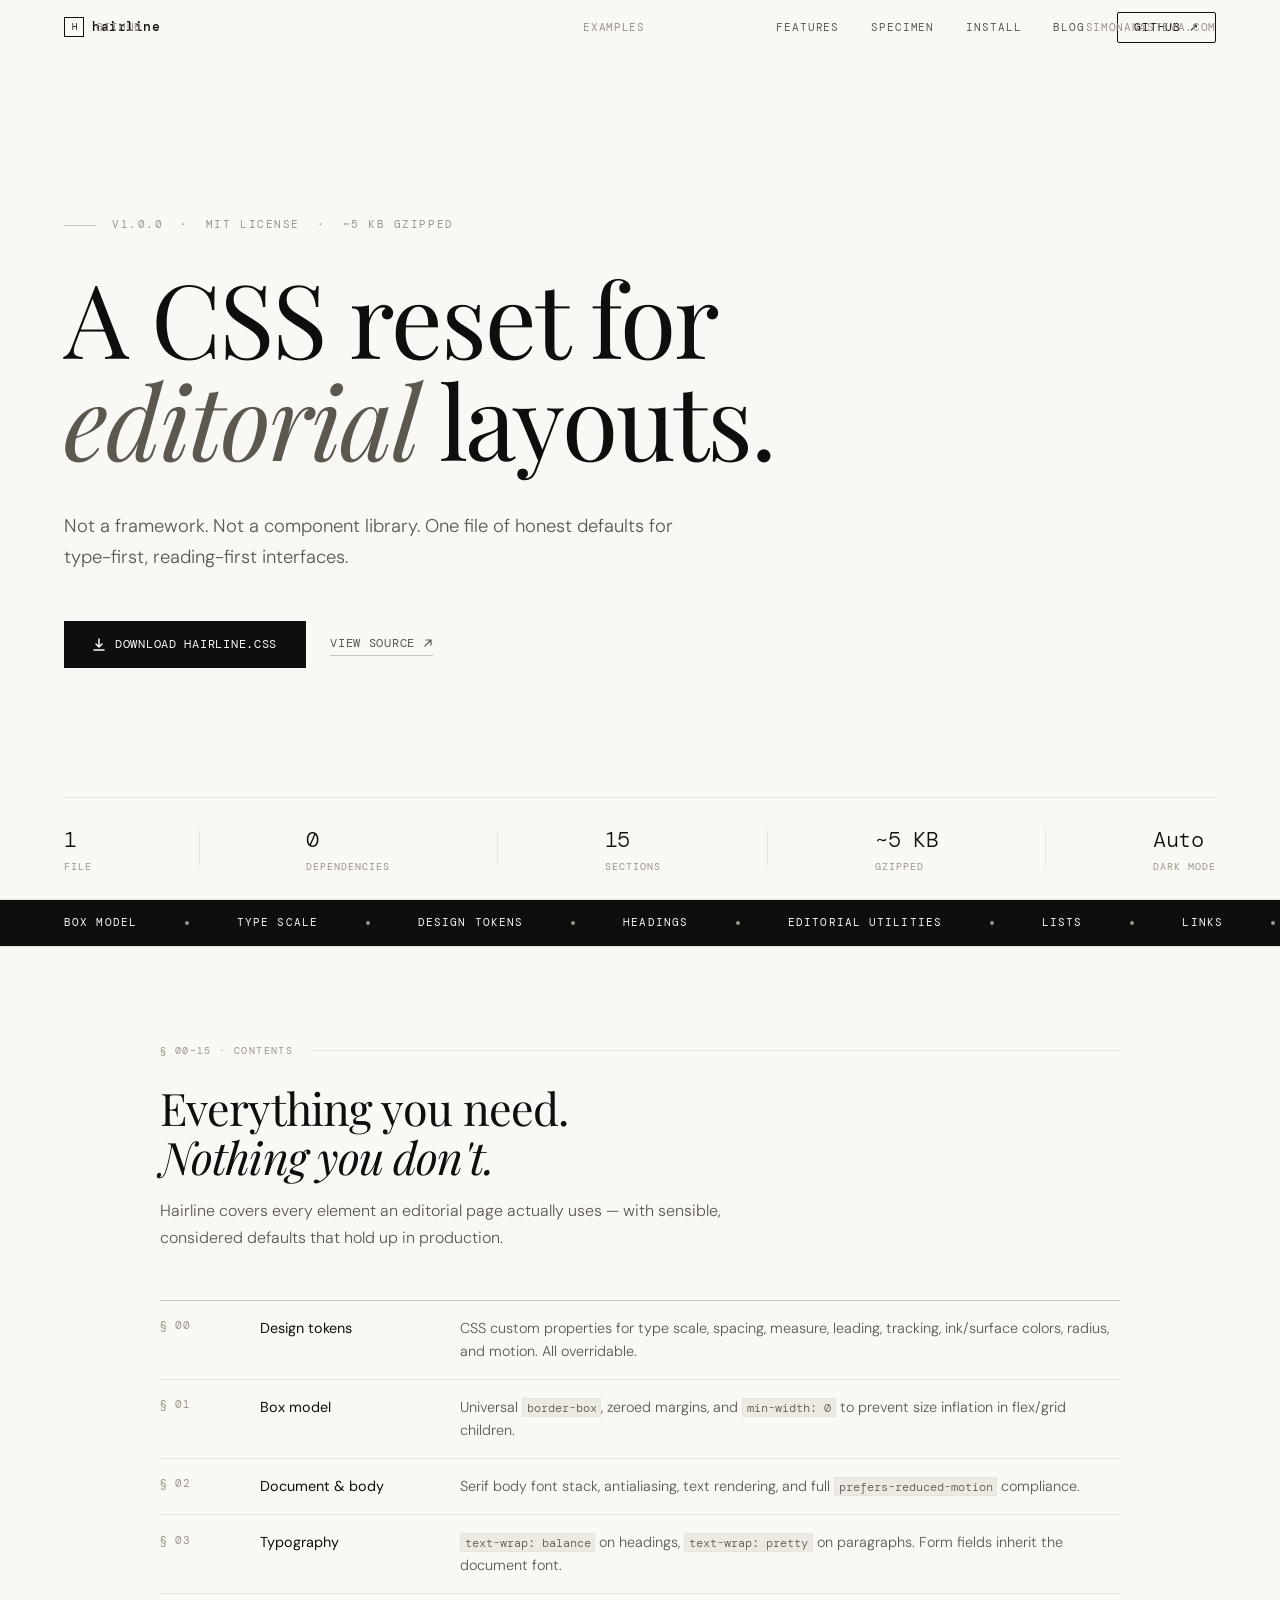
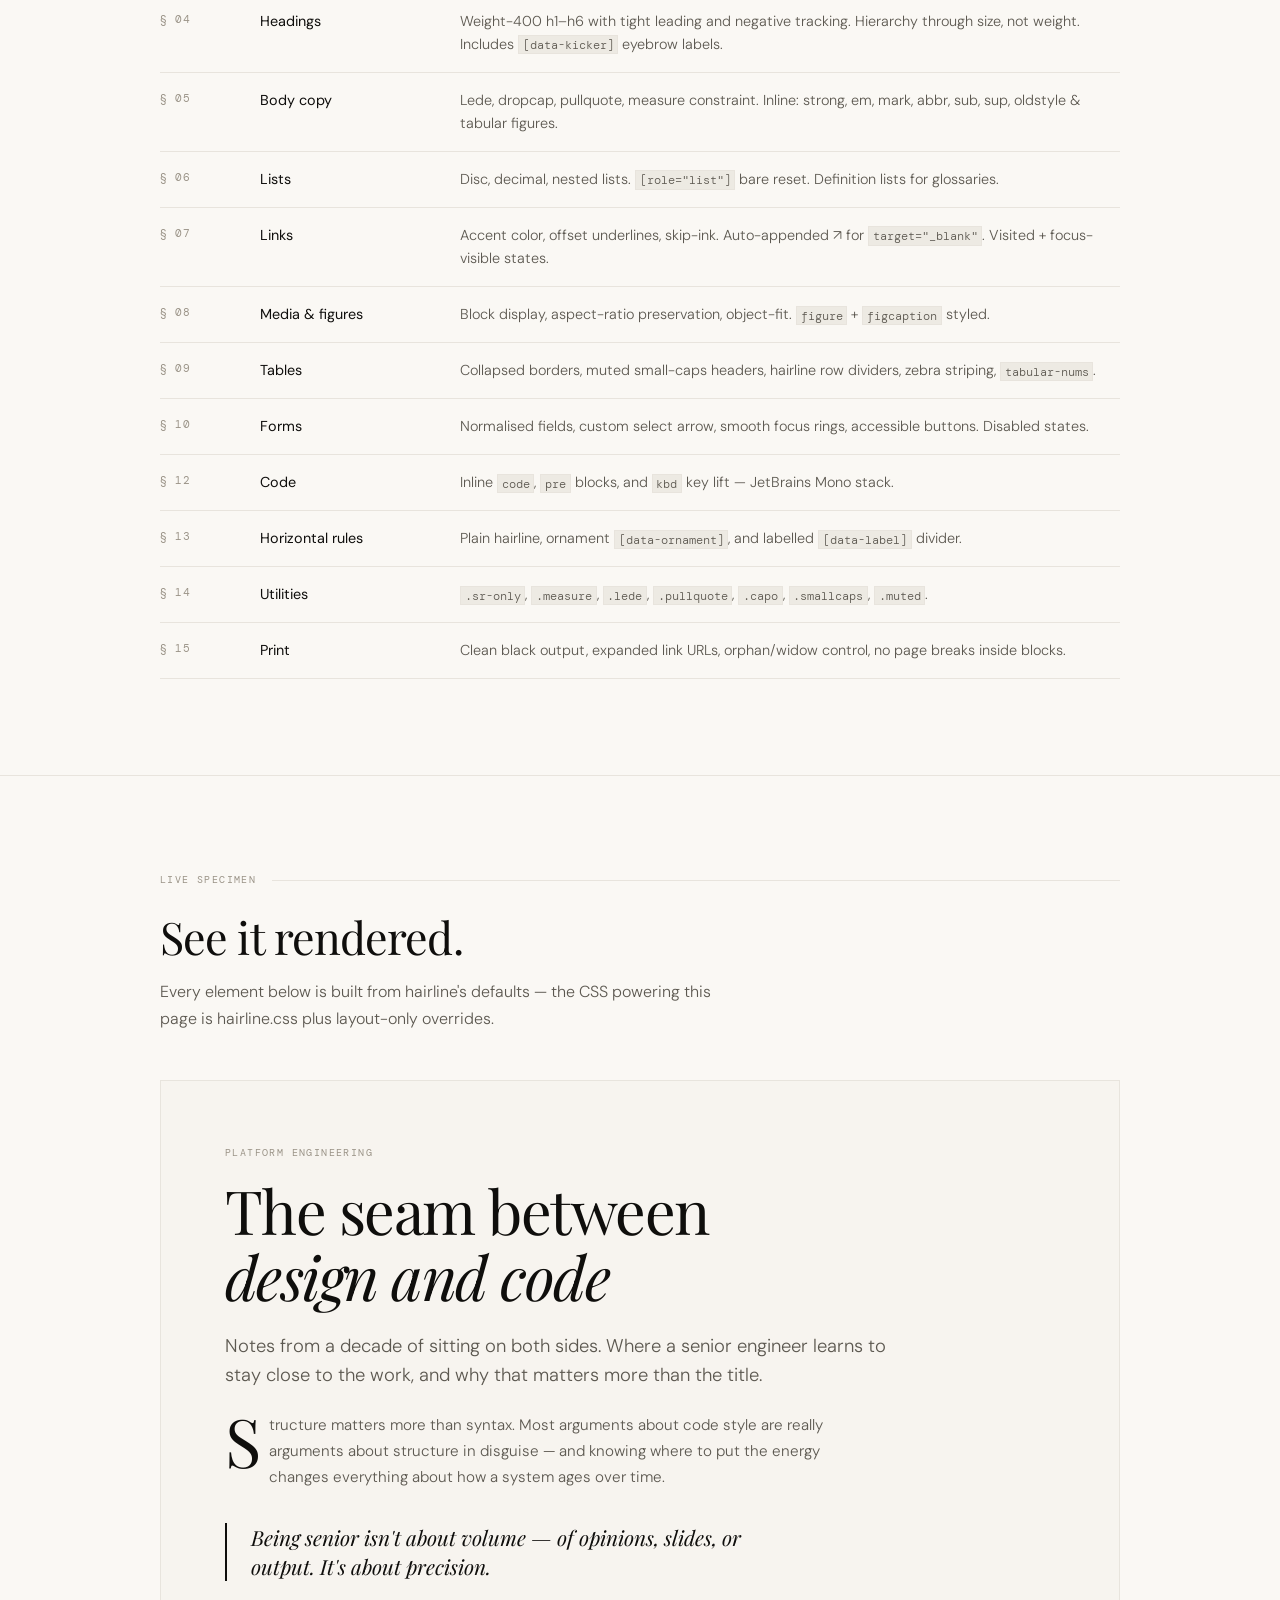
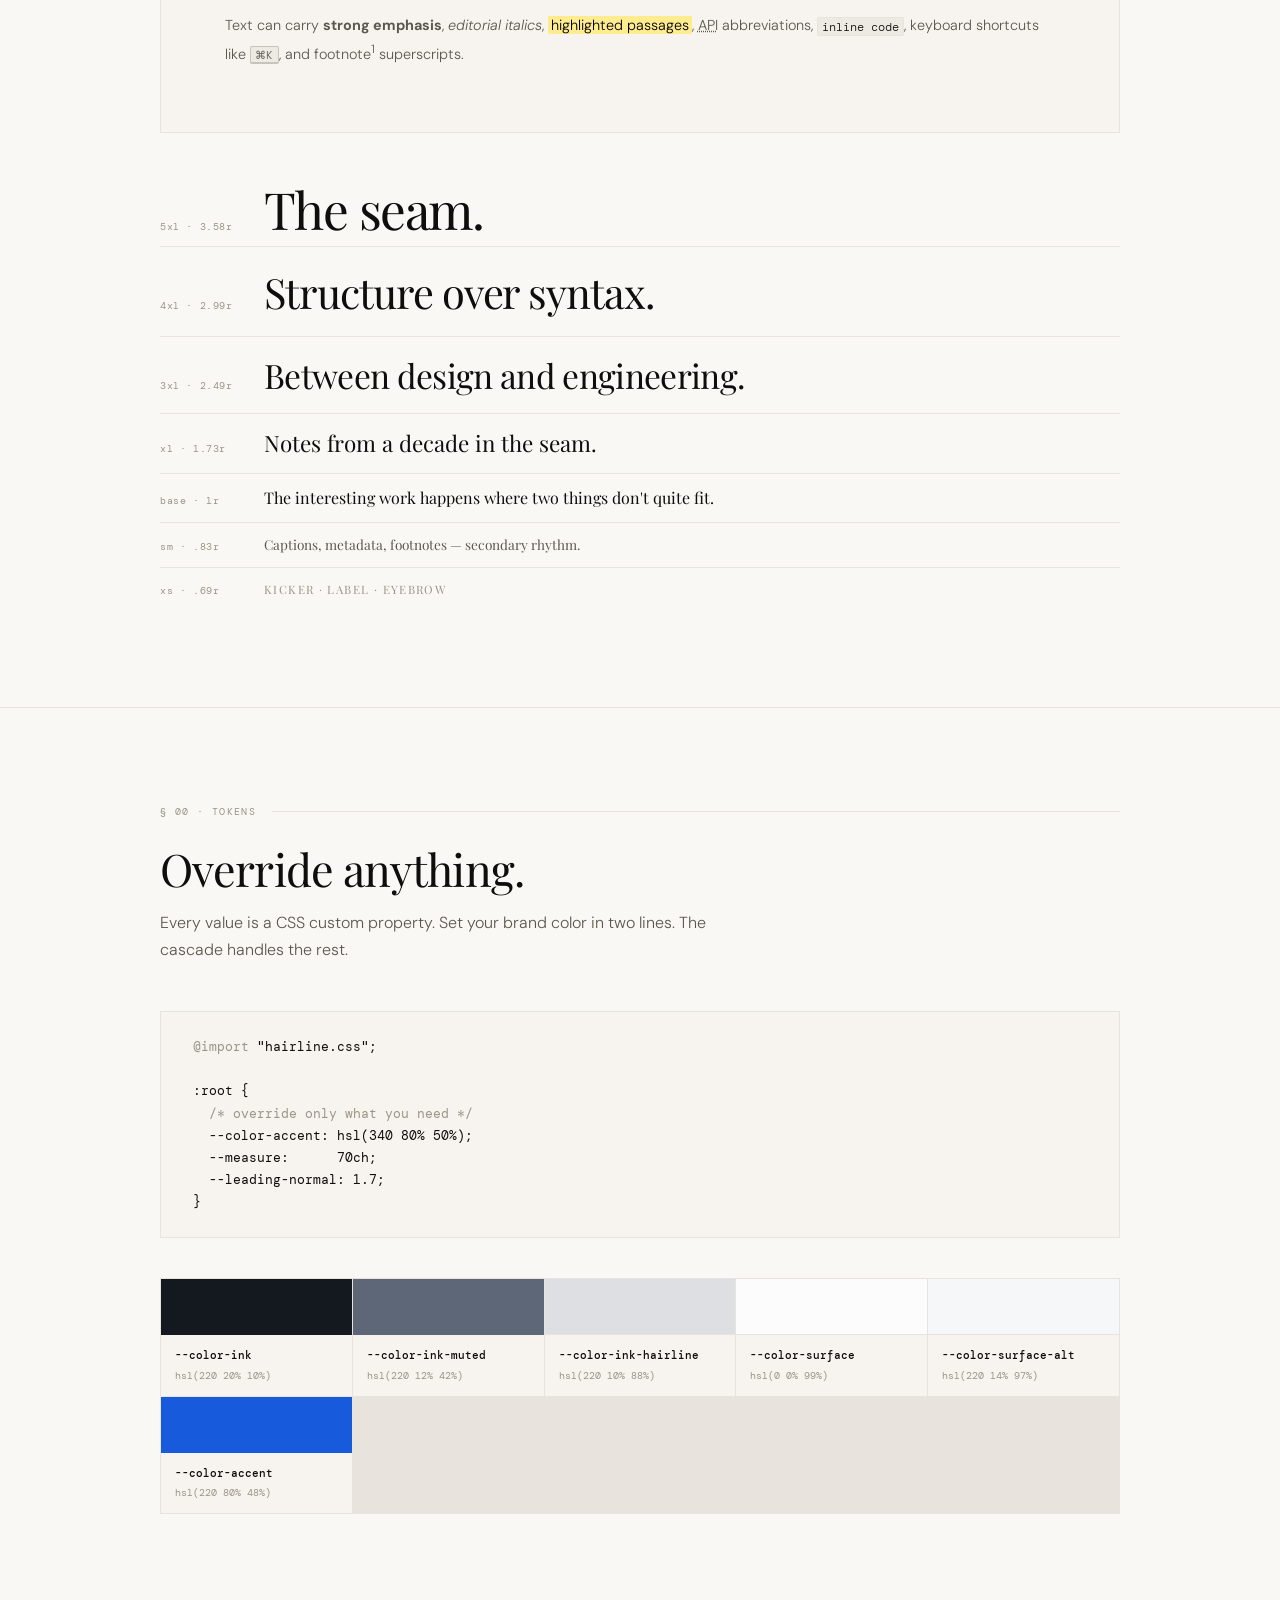
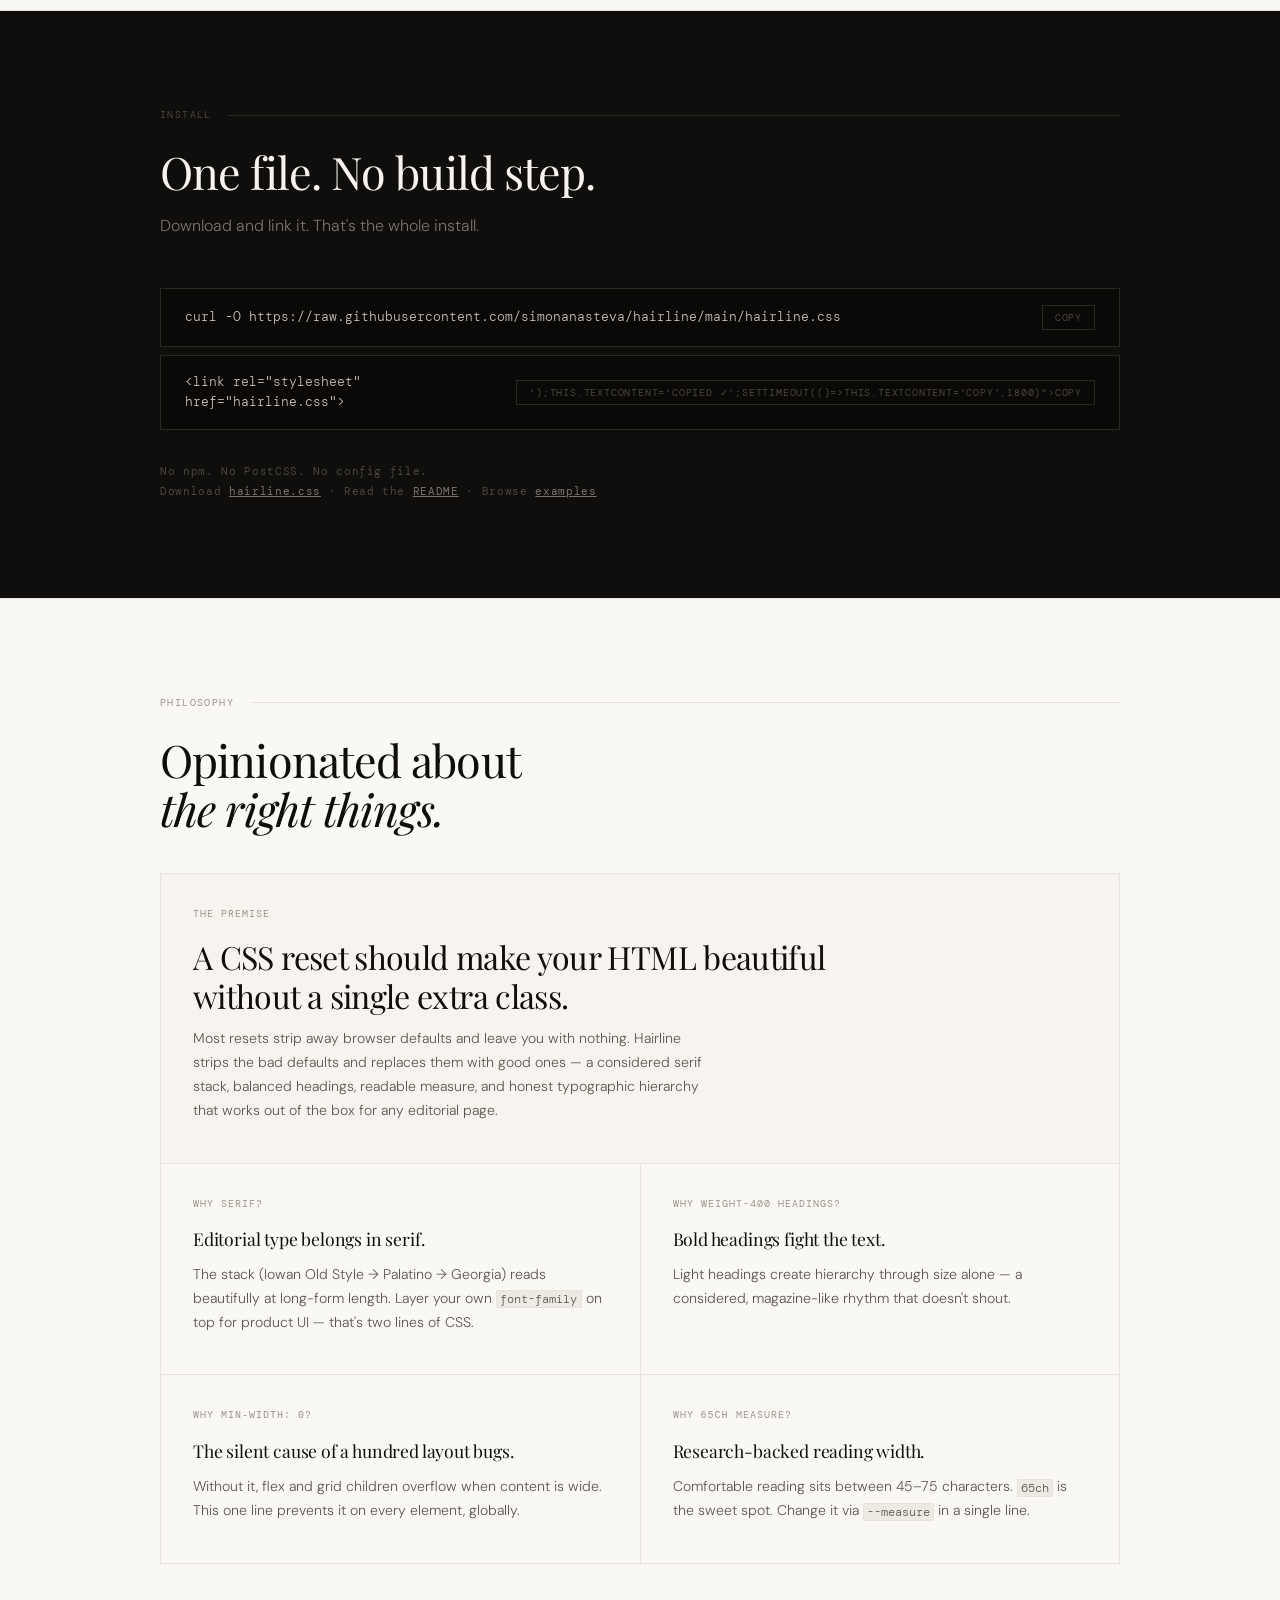
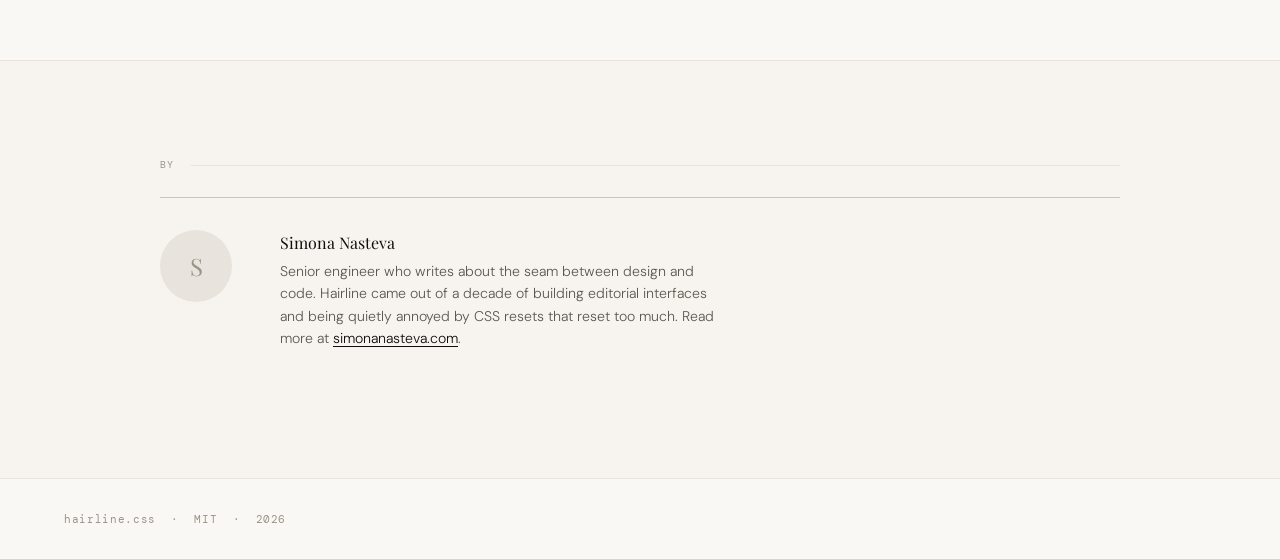
<file: docs/index.html>
<!DOCTYPE html>
<html lang="en">

<head>
  <meta charset="UTF-8">
  <meta name="viewport" content="width=device-width, initial-scale=1">
  <title>Hairline — CSS Reset for Editorial Layouts</title>
  <meta name="description"
    content="A one-file CSS reset for type-first, reading-first interfaces. No framework. No components. Honest defaults.">
  <meta property="og:title" content="Hairline — CSS Reset for Editorial Layouts">
  <meta property="og:description" content="One file. No build step. Honest defaults for editorial HTML.">
  <link rel="preconnect" href="https://fonts.googleapis.com">
  <link
    href="https://fonts.googleapis.com/css2?family=Playfair+Display:ital,wght@0,400;0,500;1,400;1,500&family=DM+Mono:ital,wght@0,300;0,400;0,500;1,300&family=DM+Sans:wght@300;400&display=swap"
    rel="stylesheet">
  <style>
    *,
    *::before,
    *::after {
      box-sizing: border-box;
      margin: 0;
      padding: 0;
    }

    :root {
      --ink: #0f0e0c;
      --ink-2: #5c5850;
      --ink-3: #9b9488;
      --rule: #e8e4dd;
      --rule-dark: #c9c3b8;
      --cream: #f7f4ef;
      --cream-2: #edeae3;
      --warm-white: #faf8f4;
      --accent: #1a1a1a;
      --red: #c0392b;

      --serif: 'Playfair Display', 'Iowan Old Style', Georgia, serif;
      --mono: 'DM Mono', 'JetBrains Mono', monospace;
      --sans: 'DM Sans', system-ui, sans-serif;
    }

    html {
      scroll-behavior: smooth;
    }

    body {
      font-family: var(--serif);
      background: var(--warm-white);
      color: var(--ink);
      font-size: 17px;
      line-height: 1.6;
      -webkit-font-smoothing: antialiased;
    }

    /* ── Utility ── */
    .mono {
      font-family: var(--mono);
    }

    .sans {
      font-family: var(--sans);
    }

    /* ── Page-level fade in ── */
    @keyframes fadeUp {
      from {
        opacity: 0;
        transform: translateY(18px);
      }

      to {
        opacity: 1;
        transform: translateY(0);
      }
    }

    .fade {
      opacity: 0;
      animation: fadeUp .7s cubic-bezier(.19, 1, .22, 1) forwards;
    }

    .fade-1 {
      animation-delay: .05s;
    }

    .fade-2 {
      animation-delay: .18s;
    }

    .fade-3 {
      animation-delay: .32s;
    }

    .fade-4 {
      animation-delay: .46s;
    }

    .fade-5 {
      animation-delay: .60s;
    }

    /* ── Nav ── */
    nav {
      position: fixed;
      top: 0;
      left: 0;
      right: 0;
      z-index: 100;
      border-bottom: 1px solid transparent;
      transition: border-color .3s, background .3s;
      padding: 0 clamp(1.5rem, 5vw, 4rem);
      height: 56px;
      display: flex;
      align-items: center;
      justify-content: space-between;
    }

    nav.scrolled {
      border-color: var(--rule);
      background: rgba(250, 248, 244, .92);
      backdrop-filter: blur(12px);
    }

    .nav-logo {
      font-family: var(--mono);
      font-size: 13px;
      font-weight: 500;
      letter-spacing: .04em;
      color: var(--ink);
      text-decoration: none;
      display: flex;
      align-items: center;
      gap: 8px;
    }

    .nav-logo-mark {
      width: 20px;
      height: 20px;
      border: 1.5px solid var(--ink);
      display: flex;
      align-items: center;
      justify-content: center;
      font-size: 9px;
      letter-spacing: 0;
      font-weight: 400;
    }

    .nav-links {
      display: flex;
      align-items: center;
      gap: 2rem;
    }

    .nav-links a {
      font-family: var(--mono);
      font-size: 11px;
      letter-spacing: .08em;
      text-transform: uppercase;
      color: var(--ink-2);
      text-decoration: none;
      transition: color .15s;
    }

    .nav-links a:hover {
      color: var(--ink);
    }

    .nav-links a.cta {
      color: var(--ink);
      border: 1px solid var(--ink);
      padding: 6px 16px;
      border-radius: 2px;
      transition: background .15s, color .15s;
    }

    .nav-links a.cta:hover {
      background: var(--ink);
      color: var(--warm-white);
    }

    /* ── Hero ── */
    .hero {
      min-height: 100svh;
      display: grid;
      grid-template-rows: 1fr auto;
      padding: 0 clamp(1.5rem, 5vw, 4rem);
      padding-top: 56px;
      border-bottom: 1px solid var(--rule);
    }

    .hero-body {
      display: flex;
      flex-direction: column;
      justify-content: center;
      padding: 6rem 0 4rem;
      max-width: 900px;
    }

    .hero-eyebrow {
      font-family: var(--mono);
      font-size: 11px;
      letter-spacing: .14em;
      text-transform: uppercase;
      color: var(--ink-3);
      margin-bottom: 2rem;
      display: flex;
      align-items: center;
      gap: 1rem;
    }

    .hero-eyebrow::before {
      content: '';
      width: 32px;
      height: 1px;
      background: var(--rule-dark);
    }

    h1 {
      font-family: var(--serif);
      font-size: clamp(3.2rem, 8vw, 7rem);
      font-weight: 400;
      line-height: 1.0;
      letter-spacing: -0.02em;
      color: var(--ink);
      margin-bottom: 2.5rem;
    }

    h1 em {
      font-style: italic;
      color: var(--ink-2);
    }

    .hero-desc {
      font-family: var(--sans);
      font-size: clamp(1rem, 2vw, 1.15rem);
      font-weight: 300;
      line-height: 1.7;
      color: var(--ink-2);
      max-width: 48ch;
      margin-bottom: 3rem;
    }

    .hero-actions {
      display: flex;
      align-items: center;
      gap: 1.5rem;
      flex-wrap: wrap;
    }

    .btn-dl {
      font-family: var(--mono);
      font-size: 12px;
      letter-spacing: .06em;
      text-transform: uppercase;
      background: var(--ink);
      color: var(--warm-white);
      border: 1.5px solid var(--ink);
      padding: 13px 28px;
      text-decoration: none;
      display: inline-flex;
      align-items: center;
      gap: 10px;
      transition: background .15s, color .15s, border-color .15s;
    }

    .btn-dl:hover {
      background: transparent;
      color: var(--ink);
    }

    .btn-dl svg {
      transition: transform .2s;
    }

    .btn-dl:hover svg {
      transform: translateY(2px);
    }

    .btn-gh {
      font-family: var(--mono);
      font-size: 12px;
      letter-spacing: .06em;
      text-transform: uppercase;
      color: var(--ink-2);
      text-decoration: none;
      display: inline-flex;
      align-items: center;
      gap: 8px;
      border-bottom: 1px solid var(--rule-dark);
      padding-bottom: 2px;
      transition: color .15s, border-color .15s;
    }

    .btn-gh:hover {
      color: var(--ink);
      border-color: var(--ink);
    }

    .hero-meta {
      font-family: var(--mono);
      font-size: 10px;
      letter-spacing: .06em;
      color: var(--ink-3);
    }

    .hero-footer {
      display: flex;
      align-items: center;
      justify-content: space-between;
      padding: 1.5rem 0;
      border-top: 1px solid var(--rule);
      flex-wrap: wrap;
      gap: 1rem;
    }

    .hero-footer-stat {
      display: flex;
      flex-direction: column;
      gap: 2px;
    }

    .stat-n {
      font-family: var(--mono);
      font-size: 22px;
      font-weight: 300;
      color: var(--ink);
      letter-spacing: -.01em;
    }

    .stat-l {
      font-family: var(--mono);
      font-size: 10px;
      letter-spacing: .1em;
      text-transform: uppercase;
      color: var(--ink-3);
    }

    .hero-footer-divider {
      width: 1px;
      height: 36px;
      background: var(--rule);
    }

    /* ── Strip ── */
    .strip {
      background: var(--ink);
      color: var(--cream);
      padding: 14px clamp(1.5rem, 5vw, 4rem);
      display: flex;
      align-items: center;
      gap: 3rem;
      overflow: hidden;
      border-bottom: 1px solid var(--rule);
      font-family: var(--mono);
      font-size: 11px;
      letter-spacing: .1em;
      text-transform: uppercase;
    }

    .strip-item {
      white-space: nowrap;
      color: var(--ink-3);
    }

    .strip-item strong {
      color: var(--cream);
      font-weight: 400;
    }

    .strip-sep {
      width: 4px;
      height: 4px;
      background: var(--ink-3);
      border-radius: 50%;
      flex-shrink: 0;
    }

    /* ── Section wrapper ── */
    .section {
      padding: 6rem clamp(1.5rem, 5vw, 4rem);
      border-bottom: 1px solid var(--rule);
    }

    .section-inner {
      max-width: 960px;
      margin: 0 auto;
    }

    .section-label {
      font-family: var(--mono);
      font-size: 10px;
      letter-spacing: .14em;
      text-transform: uppercase;
      color: var(--ink-3);
      margin-bottom: 1.5rem;
      display: flex;
      align-items: center;
      gap: 1rem;
    }

    .section-label span {
      white-space: nowrap;
    }

    .section-label::after {
      content: '';
      flex: 1;
      height: 1px;
      background: var(--rule);
    }

    .section-title {
      font-size: clamp(1.8rem, 4vw, 2.8rem);
      font-weight: 400;
      letter-spacing: -.02em;
      line-height: 1.1;
      margin-bottom: 1rem;
    }

    .section-sub {
      font-family: var(--sans);
      font-size: 1rem;
      font-weight: 300;
      line-height: 1.7;
      color: var(--ink-2);
      max-width: 52ch;
      margin-bottom: 3rem;
    }

    /* ── What's inside — table ── */
    .feature-table {
      width: 100%;
      border-collapse: collapse;
      margin-top: 2rem;
    }

    .feature-table tr {
      border-bottom: 1px solid var(--rule);
    }

    .feature-table tr:first-child {
      border-top: 1px solid var(--rule-dark);
    }

    .feature-table td {
      padding: 1rem 0;
      vertical-align: top;
      font-family: var(--sans);
      font-size: .9rem;
    }

    .feature-table td:first-child {
      font-family: var(--mono);
      font-size: 11px;
      letter-spacing: .06em;
      color: var(--ink-3);
      width: 100px;
      padding-right: 2rem;
      white-space: nowrap;
      padding-top: 1.05rem;
    }

    .feature-table td:nth-child(2) {
      font-weight: 400;
      color: var(--ink);
      padding-right: 2rem;
      width: 200px;
    }

    .feature-table td:nth-child(3) {
      color: var(--ink-2);
      font-weight: 300;
    }

    /* ── Type specimen ── */
    .specimen {
      background: var(--cream);
      border: 1px solid var(--rule);
      padding: clamp(2rem, 5vw, 4rem);
      margin-top: 2.5rem;
    }

    .specimen-kicker {
      font-family: var(--mono);
      font-size: 10px;
      letter-spacing: .14em;
      text-transform: uppercase;
      color: var(--ink-3);
      margin-bottom: 1rem;
      display: block;
    }

    .specimen h2 {
      font-size: clamp(2rem, 5vw, 3.8rem);
      font-weight: 400;
      letter-spacing: -.025em;
      line-height: 1.08;
      color: var(--ink);
      margin-bottom: 1.5rem;
    }

    .specimen h2 em {
      font-style: italic;
    }

    .specimen-lede {
      font-size: 1.15rem;
      line-height: 1.55;
      color: var(--ink-2);
      max-width: 52ch;
      font-family: var(--sans);
      font-weight: 300;
      margin-bottom: 1.5rem;
    }

    .specimen-dropcap::first-letter {
      float: left;
      font-family: var(--serif);
      font-size: 4.2rem;
      line-height: .82;
      padding-right: .12em;
      font-weight: 400;
      color: var(--ink);
    }

    .specimen-dropcap {
      font-family: var(--sans);
      font-size: .95rem;
      line-height: 1.7;
      color: var(--ink-2);
      font-weight: 300;
      max-width: 62ch;
      margin-bottom: 2rem;
    }

    .specimen-pull {
      font-size: 1.3rem;
      font-style: italic;
      border-left: 2px solid var(--ink);
      padding-left: 1.5rem;
      line-height: 1.4;
      max-width: 44ch;
      color: var(--ink);
      margin-bottom: 2rem;
    }

    .specimen-inline {
      font-family: var(--sans);
      font-size: .9rem;
      line-height: 1.8;
      color: var(--ink-2);
      font-weight: 300;
    }

    .specimen-inline code {
      font-family: var(--mono);
      font-size: .82em;
      background: var(--cream-2);
      border: 1px solid var(--rule);
      padding: .05em .35em;
      border-radius: 2px;
      color: var(--ink);
    }

    .specimen-inline mark {
      background: hsl(50 100% 78%);
      padding: 0 .2em;
    }

    .specimen-inline kbd {
      font-family: var(--mono);
      font-size: .78em;
      background: var(--cream-2);
      border: 1px solid var(--rule-dark);
      border-bottom-width: 2px;
      padding: .05em .4em;
      border-radius: 2px;
    }

    /* ── Scale visual ── */
    .scale-list {
      margin-top: 2.5rem;
    }

    .scale-row {
      display: flex;
      align-items: baseline;
      gap: 1.5rem;
      padding: .7rem 0;
      border-bottom: 1px solid var(--rule);
    }

    .scale-row:last-child {
      border-bottom: none;
    }

    .scale-key {
      font-family: var(--mono);
      font-size: 10px;
      letter-spacing: .06em;
      color: var(--ink-3);
      width: 80px;
      flex-shrink: 0;
      padding-top: 4px;
    }

    .scale-sample {
      font-family: var(--serif);
      color: var(--ink);
    }

    /* ── Install ── */
    .install-section {
      background: var(--ink);
    }

    .install-section .section-label {
      color: #4a4640;
    }

    .install-section .section-label::after {
      background: #2a2824;
    }

    .install-section .section-title {
      color: var(--cream);
    }

    .install-section .section-sub {
      color: #7a7468;
    }

    .install-block {
      background: #0a0908;
      border: 1px solid #2a2824;
      display: flex;
      align-items: center;
      justify-content: space-between;
      gap: 1rem;
      padding: 1rem 1.5rem;
      margin-bottom: 8px;
    }

    .install-block code {
      font-family: var(--mono);
      font-size: 13px;
      color: #c9c3b8;
      font-weight: 300;
    }

    .copy-btn {
      font-family: var(--mono);
      font-size: 10px;
      letter-spacing: .08em;
      text-transform: uppercase;
      color: #4a4640;
      background: none;
      border: 1px solid #2a2824;
      padding: 5px 12px;
      cursor: pointer;
      white-space: nowrap;
      transition: all .15s;
    }

    .copy-btn:hover {
      color: var(--cream);
      border-color: #4a4640;
    }

    .install-note {
      font-family: var(--mono);
      font-size: 11px;
      color: #4a4640;
      letter-spacing: .06em;
      margin-top: 2rem;
      line-height: 1.8;
    }

    .install-note a {
      color: #7a7468;
      text-decoration: underline;
    }

    .install-note a:hover {
      color: var(--cream);
    }

    /* ── Token grid ── */
    .token-grid {
      display: grid;
      grid-template-columns: repeat(auto-fill, minmax(160px, 1fr));
      gap: 1px;
      background: var(--rule);
      border: 1px solid var(--rule);
      margin-top: 2.5rem;
    }

    .token-card {
      background: var(--warm-white);
    }

    .token-swatch {
      height: 56px;
    }

    .token-body {
      padding: 12px 14px;
      background: var(--cream);
    }

    .token-name {
      font-family: var(--mono);
      font-size: 11px;
      font-weight: 500;
      display: block;
    }

    .token-val {
      font-family: var(--mono);
      font-size: 10px;
      color: var(--ink-3);
      margin-top: 3px;
      display: block;
    }

    /* ── Philosophy bento ── */
    .bento {
      display: grid;
      grid-template-columns: 1fr 1fr;
      gap: 1px;
      background: var(--rule);
      border: 1px solid var(--rule);
      margin-top: 2.5rem;
    }

    .bento-card {
      background: var(--warm-white);
      padding: 2rem 2rem 2.5rem;
    }

    .bento-card:first-child {
      grid-column: 1 / -1;
      background: var(--cream);
    }

    .bento-n {
      font-family: var(--mono);
      font-size: 10px;
      letter-spacing: .1em;
      color: var(--ink-3);
      text-transform: uppercase;
      margin-bottom: 1rem;
    }

    .bento-title {
      font-size: 1.1rem;
      font-weight: 400;
      letter-spacing: -.01em;
      margin-bottom: .75rem;
      line-height: 1.3;
    }

    .bento-text {
      font-family: var(--sans);
      font-size: .88rem;
      font-weight: 300;
      line-height: 1.7;
      color: var(--ink-2);
    }

    .bento-text code {
      font-family: var(--mono);
      font-size: .82em;
      background: var(--cream-2);
      border: 1px solid var(--rule);
      padding: .05em .3em;
      border-radius: 1px;
    }

    .bento-card:first-child .bento-title {
      font-size: clamp(1.4rem, 3vw, 2rem);
      letter-spacing: -.02em;
      max-width: 36ch;
      line-height: 1.2;
    }

    .bento-card:first-child .bento-text {
      max-width: 52ch;
    }

    /* ── By line ── */
    .byline-section {
      background: var(--cream);
    }

    .byline {
      display: flex;
      align-items: flex-start;
      gap: 3rem;
      flex-wrap: wrap;
      padding: 2rem 0;
      border-top: 1px solid var(--rule-dark);
    }

    .byline-portrait {
      width: 72px;
      height: 72px;
      border-radius: 50%;
      background: var(--rule);
      display: flex;
      align-items: center;
      justify-content: center;
      font-family: var(--serif);
      font-size: 1.5rem;
      color: var(--ink-3);
      flex-shrink: 0;
    }

    .byline-text h3 {
      font-size: 1rem;
      font-weight: 400;
      margin-bottom: .25rem;
    }

    .byline-text p {
      font-family: var(--sans);
      font-size: .88rem;
      font-weight: 300;
      color: var(--ink-2);
      line-height: 1.6;
      max-width: 44ch;
    }

    .byline-text a {
      color: var(--ink);
      text-underline-offset: .2em;
      text-decoration-thickness: 1px;
    }

    .byline-text a:hover {
      text-decoration-thickness: 2px;
    }

    /* ── Footer ── */
    footer {
      padding: 2rem clamp(1.5rem, 5vw, 4rem);
      display: flex;
      align-items: center;
      justify-content: space-between;
      flex-wrap: wrap;
      gap: 1rem;
    }

    footer .mono {
      font-size: 11px;
      color: var(--ink-3);
      letter-spacing: .06em;
    }

    footer nav a {
      font-family: var(--mono);
      font-size: 11px;
      letter-spacing: .06em;
      text-transform: uppercase;
      color: var(--ink-3);
      text-decoration: none;
      margin-left: 2rem;
      transition: color .15s;
    }

    footer nav a:hover {
      color: var(--ink);
    }

    /* ── Responsive ── */
    @media (max-width: 640px) {
      .nav-links a:not(.cta):not(:last-child) {
        display: none;
      }

      .bento {
        grid-template-columns: 1fr;
      }

      .bento-card:first-child {
        grid-column: 1;
      }

      .feature-table td:nth-child(3) {
        display: none;
      }

      .hero-footer {
        gap: .75rem;
      }

      .hero-footer-divider {
        display: none;
      }

      .strip {
        gap: 1.5rem;
        font-size: 10px;
      }
    }
  </style>
</head>

<body>

  <!-- Nav -->
  <nav id="nav">
    <a href="/" class="nav-logo">
      <span class="nav-logo-mark">H</span>
      hairline
    </a>
    <div class="nav-links">
      <a href="#features">Features</a>
      <a href="#specimen">Specimen</a>
      <a href="#install">Install</a>
      <a href="https://simonanasteva.com" target="_blank">Blog</a>
      <a href="https://github.com/simonanasteva/hairline" target="_blank" class="cta">GitHub ↗</a>
    </div>
  </nav>

  <!-- Hero -->
  <section class="hero">
    <div class="hero-body">
      <p class="hero-eyebrow fade fade-1">v1.0.0 &nbsp;·&nbsp; MIT License &nbsp;·&nbsp; ~5 KB gzipped</p>
      <h1 class="fade fade-2">A CSS reset for<br><em>editorial</em> layouts.</h1>
      <p class="hero-desc fade fade-3">Not a framework. Not a component library. One file of honest defaults for
        type-first, reading-first interfaces.</p>
      <div class="hero-actions fade fade-4">
        <a href="hairline.css" download class="btn-dl">
          <svg width="12" height="14" viewBox="0 0 12 14" fill="none">
            <path d="M6 1v8M6 9l-3-3M6 9l3-3M1 12h10" stroke="currentColor" stroke-width="1.5" stroke-linecap="round"
              stroke-linejoin="round" />
          </svg>
          Download hairline.css
        </a>
        <a href="https://github.com/simonanasteva/hairline" target="_blank" class="btn-gh">
          View source
          <svg width="10" height="10" viewBox="0 0 10 10" fill="none">
            <path d="M2 8L8 2M8 2H3M8 2v5" stroke="currentColor" stroke-width="1.2" stroke-linecap="round"
              stroke-linejoin="round" />
          </svg>
        </a>
      </div>
    </div>
    <div class="hero-footer fade fade-5">
      <div class="hero-footer-stat"><span class="stat-n">1</span><span class="stat-l">File</span></div>
      <div class="hero-footer-divider"></div>
      <div class="hero-footer-stat"><span class="stat-n">0</span><span class="stat-l">Dependencies</span></div>
      <div class="hero-footer-divider"></div>
      <div class="hero-footer-stat"><span class="stat-n">15</span><span class="stat-l">Sections</span></div>
      <div class="hero-footer-divider"></div>
      <div class="hero-footer-stat"><span class="stat-n">~5 KB</span><span class="stat-l">Gzipped</span></div>
      <div class="hero-footer-divider"></div>
      <div class="hero-footer-stat"><span class="stat-n">Auto</span><span class="stat-l">Dark mode</span></div>
    </div>
  </section>

  <!-- Strip -->
  <div class="strip">
    <div class="strip-item"><strong>Box model</strong></div>
    <div class="strip-sep"></div>
    <div class="strip-item"><strong>Type scale</strong></div>
    <div class="strip-sep"></div>
    <div class="strip-item"><strong>Design tokens</strong></div>
    <div class="strip-sep"></div>
    <div class="strip-item"><strong>Headings</strong></div>
    <div class="strip-sep"></div>
    <div class="strip-item"><strong>Editorial utilities</strong></div>
    <div class="strip-sep"></div>
    <div class="strip-item"><strong>Lists</strong></div>
    <div class="strip-sep"></div>
    <div class="strip-item"><strong>Links</strong></div>
    <div class="strip-sep"></div>
    <div class="strip-item"><strong>Media &amp; figures</strong></div>
    <div class="strip-sep"></div>
    <div class="strip-item"><strong>Tables</strong></div>
    <div class="strip-sep"></div>
    <div class="strip-item"><strong>Forms</strong></div>
    <div class="strip-sep"></div>
    <div class="strip-item"><strong>Code &amp; kbd</strong></div>
    <div class="strip-sep"></div>
    <div class="strip-item"><strong>Horizontal rules</strong></div>
    <div class="strip-sep"></div>
    <div class="strip-item"><strong>Print styles</strong></div>
  </div>

  <!-- Features / what's inside -->
  <section class="section" id="features">
    <div class="section-inner">
      <p class="section-label"><span>§ 00–15 · Contents</span></p>
      <h2 class="section-title">Everything you need.<br><em>Nothing you don't.</em></h2>
      <p class="section-sub">Hairline covers every element an editorial page actually uses — with sensible, considered
        defaults that hold up in production.</p>

      <table class="feature-table">
        <tr>
          <td>§ 00</td>
          <td>Design tokens</td>
          <td>CSS custom properties for type scale, spacing, measure, leading, tracking, ink/surface colors, radius, and
            motion. All overridable.</td>
        </tr>
        <tr>
          <td>§ 01</td>
          <td>Box model</td>
          <td>Universal <code
              style="font-family:var(--mono);font-size:.85em;background:var(--cream-2);border:1px solid var(--rule);padding:.05em .3em">border-box</code>,
            zeroed margins, and <code
              style="font-family:var(--mono);font-size:.85em;background:var(--cream-2);border:1px solid var(--rule);padding:.05em .3em">min-width: 0</code>
            to prevent size inflation in flex/grid children.</td>
        </tr>
        <tr>
          <td>§ 02</td>
          <td>Document &amp; body</td>
          <td>Serif body font stack, antialiasing, text rendering, and full <code
              style="font-family:var(--mono);font-size:.85em;background:var(--cream-2);border:1px solid var(--rule);padding:.05em .3em">prefers-reduced-motion</code>
            compliance.</td>
        </tr>
        <tr>
          <td>§ 03</td>
          <td>Typography</td>
          <td><code
              style="font-family:var(--mono);font-size:.85em;background:var(--cream-2);border:1px solid var(--rule);padding:.05em .3em">text-wrap: balance</code>
            on headings, <code
              style="font-family:var(--mono);font-size:.85em;background:var(--cream-2);border:1px solid var(--rule);padding:.05em .3em">text-wrap: pretty</code>
            on paragraphs. Form fields inherit the document font.</td>
        </tr>
        <tr>
          <td>§ 04</td>
          <td>Headings</td>
          <td>Weight-400 h1–h6 with tight leading and negative tracking. Hierarchy through size, not weight. Includes
            <code
              style="font-family:var(--mono);font-size:.85em;background:var(--cream-2);border:1px solid var(--rule);padding:.05em .3em">[data-kicker]</code>
            eyebrow labels.</td>
        </tr>
        <tr>
          <td>§ 05</td>
          <td>Body copy</td>
          <td>Lede, dropcap, pullquote, measure constraint. Inline: strong, em, mark, abbr, sub, sup, oldstyle &amp;
            tabular figures.</td>
        </tr>
        <tr>
          <td>§ 06</td>
          <td>Lists</td>
          <td>Disc, decimal, nested lists. <code
              style="font-family:var(--mono);font-size:.85em;background:var(--cream-2);border:1px solid var(--rule);padding:.05em .3em">[role="list"]</code>
            bare reset. Definition lists for glossaries.</td>
        </tr>
        <tr>
          <td>§ 07</td>
          <td>Links</td>
          <td>Accent color, offset underlines, skip-ink. Auto-appended ↗ for <code
              style="font-family:var(--mono);font-size:.85em;background:var(--cream-2);border:1px solid var(--rule);padding:.05em .3em">target="_blank"</code>.
            Visited + focus-visible states.</td>
        </tr>
        <tr>
          <td>§ 08</td>
          <td>Media &amp; figures</td>
          <td>Block display, aspect-ratio preservation, object-fit. <code
              style="font-family:var(--mono);font-size:.85em;background:var(--cream-2);border:1px solid var(--rule);padding:.05em .3em">figure</code>
            + <code
              style="font-family:var(--mono);font-size:.85em;background:var(--cream-2);border:1px solid var(--rule);padding:.05em .3em">figcaption</code>
            styled.</td>
        </tr>
        <tr>
          <td>§ 09</td>
          <td>Tables</td>
          <td>Collapsed borders, muted small-caps headers, hairline row dividers, zebra striping, <code
              style="font-family:var(--mono);font-size:.85em;background:var(--cream-2);border:1px solid var(--rule);padding:.05em .3em">tabular-nums</code>.
          </td>
        </tr>
        <tr>
          <td>§ 10</td>
          <td>Forms</td>
          <td>Normalised fields, custom select arrow, smooth focus rings, accessible buttons. Disabled states.</td>
        </tr>
        <tr>
          <td>§ 12</td>
          <td>Code</td>
          <td>Inline <code
              style="font-family:var(--mono);font-size:.85em;background:var(--cream-2);border:1px solid var(--rule);padding:.05em .3em">code</code>,
            <code
              style="font-family:var(--mono);font-size:.85em;background:var(--cream-2);border:1px solid var(--rule);padding:.05em .3em">pre</code>
            blocks, and <code
              style="font-family:var(--mono);font-size:.85em;background:var(--cream-2);border:1px solid var(--rule);padding:.05em .3em">kbd</code>
            key lift — JetBrains Mono stack.</td>
        </tr>
        <tr>
          <td>§ 13</td>
          <td>Horizontal rules</td>
          <td>Plain hairline, ornament <code
              style="font-family:var(--mono);font-size:.85em;background:var(--cream-2);border:1px solid var(--rule);padding:.05em .3em">[data-ornament]</code>,
            and labelled <code
              style="font-family:var(--mono);font-size:.85em;background:var(--cream-2);border:1px solid var(--rule);padding:.05em .3em">[data-label]</code>
            divider.</td>
        </tr>
        <tr>
          <td>§ 14</td>
          <td>Utilities</td>
          <td><code
              style="font-family:var(--mono);font-size:.85em;background:var(--cream-2);border:1px solid var(--rule);padding:.05em .3em">.sr-only</code>,
            <code
              style="font-family:var(--mono);font-size:.85em;background:var(--cream-2);border:1px solid var(--rule);padding:.05em .3em">.measure</code>,
            <code
              style="font-family:var(--mono);font-size:.85em;background:var(--cream-2);border:1px solid var(--rule);padding:.05em .3em">.lede</code>,
            <code
              style="font-family:var(--mono);font-size:.85em;background:var(--cream-2);border:1px solid var(--rule);padding:.05em .3em">.pullquote</code>,
            <code
              style="font-family:var(--mono);font-size:.85em;background:var(--cream-2);border:1px solid var(--rule);padding:.05em .3em">.capo</code>,
            <code
              style="font-family:var(--mono);font-size:.85em;background:var(--cream-2);border:1px solid var(--rule);padding:.05em .3em">.smallcaps</code>,
            <code
              style="font-family:var(--mono);font-size:.85em;background:var(--cream-2);border:1px solid var(--rule);padding:.05em .3em">.muted</code>.
          </td>
        </tr>
        <tr>
          <td>§ 15</td>
          <td>Print</td>
          <td>Clean black output, expanded link URLs, orphan/widow control, no page breaks inside blocks.</td>
        </tr>
      </table>
    </div>
  </section>

  <!-- Type specimen -->
  <section class="section" id="specimen">
    <div class="section-inner">
      <p class="section-label"><span>Live specimen</span></p>
      <h2 class="section-title">See it rendered.</h2>
      <p class="section-sub">Every element below is built from hairline's defaults — the CSS powering this page is
        hairline.css plus layout-only overrides.</p>

      <div class="specimen">
        <span class="specimen-kicker">Platform engineering</span>
        <h2>The seam between<br><em>design and code</em></h2>
        <p class="specimen-lede">Notes from a decade of sitting on both sides. Where a senior engineer learns to stay
          close to the work, and why that matters more than the title.</p>
        <p class="specimen-dropcap">Structure matters more than syntax. Most arguments about code style are really
          arguments about structure in disguise — and knowing where to put the energy changes everything about how a
          system ages over time.</p>
        <blockquote class="specimen-pull">Being senior isn't about volume — of opinions, slides, or output. It's about
          precision.</blockquote>
        <p class="specimen-inline">Text can carry <strong>strong emphasis</strong>, <em>editorial italics</em>,
          <mark>highlighted passages</mark>, <abbr title="Application Programming Interface">API</abbr> abbreviations,
          <code>inline code</code>, keyboard shortcuts like <kbd>⌘K</kbd>, and footnote<sup>1</sup> superscripts.</p>
      </div>

      <div class="scale-list">
        <div class="scale-row"><span class="scale-key">5xl · 3.58r</span><span class="scale-sample"
            style="font-size:clamp(2rem,5vw,3.2rem);line-height:1;letter-spacing:-.03em">The seam.</span></div>
        <div class="scale-row"><span class="scale-key">4xl · 2.99r</span><span class="scale-sample"
            style="font-size:clamp(1.8rem,4vw,2.6rem);letter-spacing:-.025em">Structure over syntax.</span></div>
        <div class="scale-row"><span class="scale-key">3xl · 2.49r</span><span class="scale-sample"
            style="font-size:clamp(1.5rem,3vw,2.1rem);letter-spacing:-.02em">Between design and engineering.</span>
        </div>
        <div class="scale-row"><span class="scale-key">xl · 1.73r</span><span class="scale-sample"
            style="font-size:1.4rem">Notes from a decade in the seam.</span></div>
        <div class="scale-row"><span class="scale-key">base · 1r</span><span class="scale-sample"
            style="font-size:1rem">The interesting work happens where two things don't quite fit.</span></div>
        <div class="scale-row"><span class="scale-key">sm · .83r</span><span class="scale-sample"
            style="font-size:.85rem;color:var(--ink-2)">Captions, metadata, footnotes — secondary rhythm.</span></div>
        <div class="scale-row"><span class="scale-key">xs · .69r</span><span class="scale-sample"
            style="font-size:.72rem;letter-spacing:.12em;text-transform:uppercase;color:var(--ink-3)">KICKER · LABEL ·
            EYEBROW</span></div>
      </div>
    </div>
  </section>

  <!-- Tokens -->
  <section class="section">
    <div class="section-inner">
      <p class="section-label"><span>§ 00 · Tokens</span></p>
      <h2 class="section-title">Override anything.</h2>
      <p class="section-sub">Every value is a CSS custom property. Set your brand color in two lines. The cascade
        handles the rest.</p>

      <pre
        style="font-family:var(--mono);font-size:13px;background:var(--cream);border:1px solid var(--rule);padding:1.5rem 2rem;line-height:1.7;overflow-x:auto;margin-top:2rem"><code style="font-family:inherit;font-size:inherit;background:none;border:none;padding:0"><span style="color:var(--ink-3)">@import</span> <span style="color:var(--ink)">"hairline.css"</span>;

:root {
  <span style="color:var(--ink-3)">/* override only what you need */</span>
  --color-accent: hsl(340 80% 50%);
  --measure:      70ch;
  --leading-normal: 1.7;
}</code></pre>

      <div class="token-grid">
        <div class="token-card">
          <div class="token-swatch" style="background:hsl(220 20% 10%)"></div>
          <div class="token-body"><span class="token-name">--color-ink</span><span class="token-val">hsl(220 20%
              10%)</span></div>
        </div>
        <div class="token-card">
          <div class="token-swatch" style="background:hsl(220 12% 42%)"></div>
          <div class="token-body"><span class="token-name">--color-ink-muted</span><span class="token-val">hsl(220 12%
              42%)</span></div>
        </div>
        <div class="token-card">
          <div class="token-swatch" style="background:hsl(220 10% 88%);border-bottom:1px solid var(--rule)"></div>
          <div class="token-body"><span class="token-name">--color-ink-hairline</span><span class="token-val">hsl(220
              10% 88%)</span></div>
        </div>
        <div class="token-card">
          <div class="token-swatch" style="background:hsl(0 0% 99%);border-bottom:1px solid var(--rule)"></div>
          <div class="token-body"><span class="token-name">--color-surface</span><span class="token-val">hsl(0 0%
              99%)</span></div>
        </div>
        <div class="token-card">
          <div class="token-swatch" style="background:hsl(220 14% 97%);border-bottom:1px solid var(--rule)"></div>
          <div class="token-body"><span class="token-name">--color-surface-alt</span><span class="token-val">hsl(220 14%
              97%)</span></div>
        </div>
        <div class="token-card">
          <div class="token-swatch" style="background:hsl(220 80% 48%)"></div>
          <div class="token-body"><span class="token-name">--color-accent</span><span class="token-val">hsl(220 80%
              48%)</span></div>
        </div>
      </div>
    </div>
  </section>

  <!-- Install (dark) -->
  <section class="section install-section" id="install">
    <div class="section-inner">
      <p class="section-label"><span>Install</span></p>
      <h2 class="section-title">One file. No build step.</h2>
      <p class="section-sub">Download and link it. That's the whole install.</p>

      <div class="install-block">
        <code>curl -O https://raw.githubusercontent.com/simonanasteva/hairline/main/hairline.css</code>
        <button class="copy-btn"
          onclick="navigator.clipboard.writeText('curl -O https://raw.githubusercontent.com/simonanasteva/hairline/main/hairline.css');this.textContent='Copied ✓';setTimeout(()=>this.textContent='Copy',1800)">Copy</button>
      </div>
      <div class="install-block">
        <code>&lt;link rel="stylesheet" href="hairline.css"&gt;</code>
        <button class="copy-btn" onclick="navigator.clipboard.writeText('<link rel=\" stylesheet\"
          href=\"hairline.css\">');this.textContent='Copied
          ✓';setTimeout(()=>this.textContent='Copy',1800)">Copy</button>
      </div>

      <p class="install-note">
        No npm. No PostCSS. No config file.<br>
        Download <a href="hairline.css" download>hairline.css</a> · Read the <a
          href="https://github.com/simonanasteva/hairline#readme">README</a> · Browse <a href="examples/">examples</a>
      </p>
    </div>
  </section>

  <!-- Philosophy -->
  <section class="section">
    <div class="section-inner">
      <p class="section-label"><span>Philosophy</span></p>
      <h2 class="section-title">Opinionated about<br><em>the right things.</em></h2>

      <div class="bento">
        <div class="bento-card">
          <p class="bento-n">The premise</p>
          <h3 class="bento-title">A CSS reset should make your HTML beautiful without a single extra class.</h3>
          <p class="bento-text">Most resets strip away browser defaults and leave you with nothing. Hairline strips the
            bad defaults and replaces them with good ones — a considered serif stack, balanced headings, readable
            measure, and honest typographic hierarchy that works out of the box for any editorial page.</p>
        </div>
        <div class="bento-card">
          <p class="bento-n">Why serif?</p>
          <h3 class="bento-title">Editorial type belongs in serif.</h3>
          <p class="bento-text">The stack (Iowan Old Style → Palatino → Georgia) reads beautifully at long-form length.
            Layer your own <code>font-family</code> on top for product UI — that's two lines of CSS.</p>
        </div>
        <div class="bento-card">
          <p class="bento-n">Why weight-400 headings?</p>
          <h3 class="bento-title">Bold headings fight the text.</h3>
          <p class="bento-text">Light headings create hierarchy through size alone — a considered, magazine-like rhythm
            that doesn't shout.</p>
        </div>
        <div class="bento-card">
          <p class="bento-n">Why <code>min-width: 0</code>?</p>
          <h3 class="bento-title">The silent cause of a hundred layout bugs.</h3>
          <p class="bento-text">Without it, flex and grid children overflow when content is wide. This one line prevents
            it on every element, globally.</p>
        </div>
        <div class="bento-card">
          <p class="bento-n">Why <code>65ch</code> measure?</p>
          <h3 class="bento-title">Research-backed reading width.</h3>
          <p class="bento-text">Comfortable reading sits between 45–75 characters. <code>65ch</code> is the sweet spot.
            Change it via <code>--measure</code> in a single line.</p>
        </div>
      </div>
    </div>
  </section>

  <!-- By -->
  <section class="section byline-section">
    <div class="section-inner">
      <p class="section-label"><span>By</span></p>
      <div class="byline">
        <div class="byline-portrait">S</div>
        <div class="byline-text">
          <h3>Simona Nasteva</h3>
          <p>Senior engineer who writes about the seam between design and code. Hairline came out of a decade of
            building editorial interfaces and being quietly annoyed by CSS resets that reset too much. Read more at <a
              href="https://simonanasteva.com" target="_blank">simonanasteva.com</a>.</p>
        </div>
      </div>
    </div>
  </section>

  <!-- Footer -->
  <footer>
    <span class="mono">hairline.css &nbsp;·&nbsp; MIT &nbsp;·&nbsp; 2026</span>
    <nav>
      <a href="https://github.com/simonanasteva/hairline" target="_blank">GitHub</a>
      <a href="examples/">Examples</a>
      <a href="https://simonanasteva.com" target="_blank">simonanasteva.com</a>
    </nav>
  </footer>

  <script>
    // Nav scroll effect
    const nav = document.getElementById('nav');
    const onScroll = () => nav.classList.toggle('scrolled', window.scrollY > 24);
    window.addEventListener('scroll', onScroll, { passive: true });
    onScroll();
  </script>

</body>

</html>
</file>
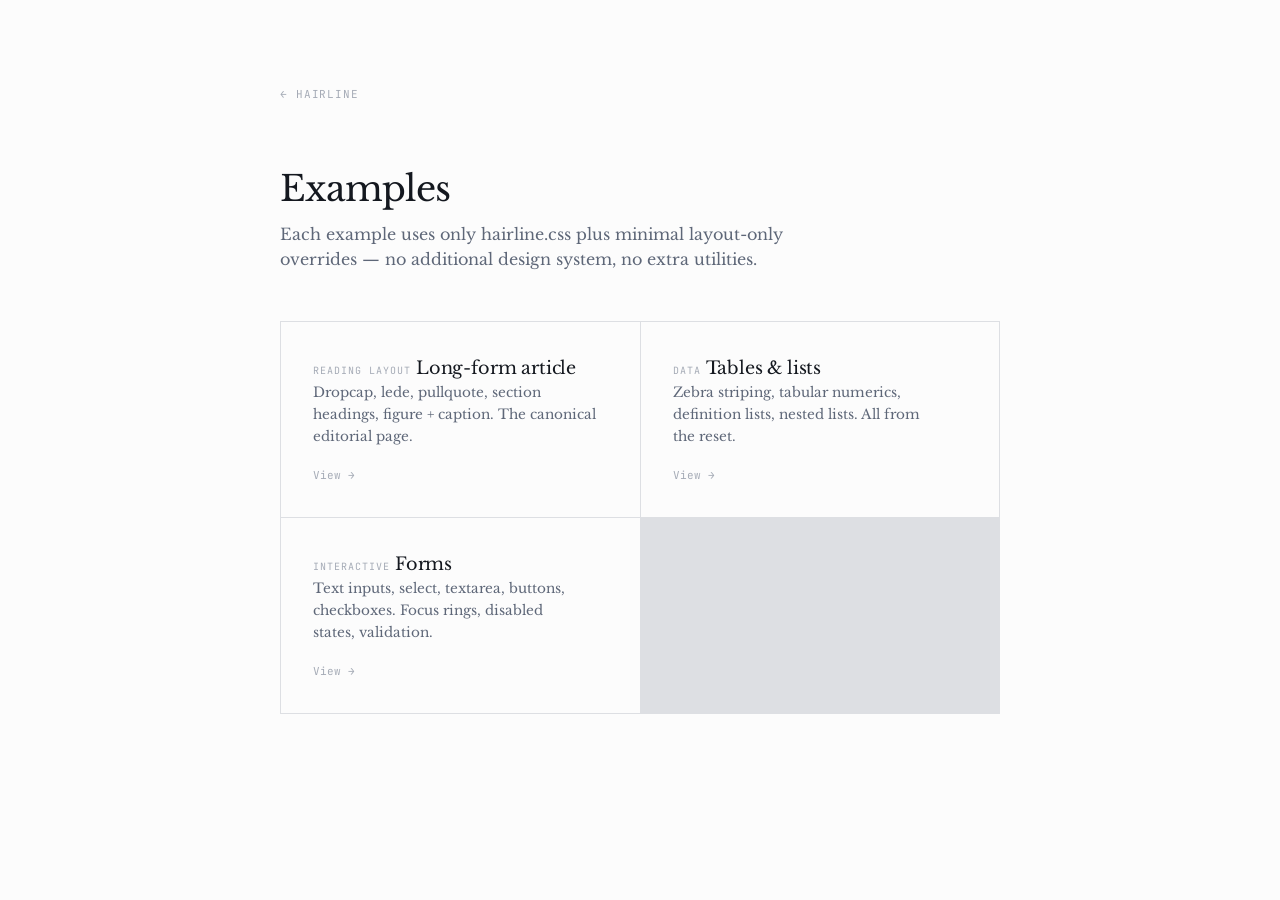
<file: examples/index.html>
<!DOCTYPE html>
<html lang="en">
<head>
  <meta charset="UTF-8">
  <meta name="viewport" content="width=device-width, initial-scale=1">
  <title>Examples — Hairline</title>
  <link rel="preconnect" href="https://fonts.googleapis.com">
  <link href="https://fonts.googleapis.com/css2?family=Libre+Baskerville:ital,wght@0,400;0,700;1,400&family=JetBrains+Mono:wght@400;500&display=swap" rel="stylesheet">
  <link rel="stylesheet" href="../hairline.css">
  <style>
    body { font-family: 'Libre Baskerville', Georgia, serif; }
    .page { max-width: 48rem; margin: 0 auto; padding: 5rem 1.5rem 8rem; }
    .back { font-family: 'JetBrains Mono', monospace; font-size: 11px; letter-spacing: .08em; text-transform: uppercase; color: var(--color-ink-faint); text-decoration: none; display: inline-flex; align-items: center; gap: .5rem; margin-bottom: 4rem; }
    h1 { font-size: 2.2rem; font-weight: 400; letter-spacing: -.02em; margin-bottom: .75rem; }
    .intro { font-size: 1rem; color: var(--color-ink-muted); margin-bottom: 3rem; max-width: 50ch; line-height: 1.6; }
    .grid { display: grid; grid-template-columns: repeat(auto-fill, minmax(260px,1fr)); gap: 1px; background: var(--color-ink-hairline); border: 1px solid var(--color-ink-hairline); }
    .card { background: var(--color-surface); padding: 2rem; text-decoration: none; color: inherit; transition: background .12s; display: block; }
    .card:hover { background: var(--color-surface-alt); }
    .card-label { font-family: 'JetBrains Mono', monospace; font-size: 10px; letter-spacing: .1em; text-transform: uppercase; color: var(--color-ink-faint); margin-bottom: .75rem; }
    .card-title { font-size: 1.1rem; font-weight: 400; margin-bottom: .5rem; letter-spacing: -.01em; }
    .card-desc { font-size: .85rem; color: var(--color-ink-muted); line-height: 1.6; }
    .card-arrow { font-family: 'JetBrains Mono', monospace; font-size: 11px; color: var(--color-ink-faint); margin-top: 1.25rem; display: block; }
  </style>
</head>
<body>
<div class="page">
  <a href="../docs/" class="back">← hairline</a>
  <h1>Examples</h1>
  <p class="intro">Each example uses only hairline.css plus minimal layout-only overrides — no additional design system, no extra utilities.</p>
  <div class="grid">
    <a href="article.html" class="card">
      <span class="card-label">Reading layout</span>
      <span class="card-title">Long-form article</span>
      <p class="card-desc">Dropcap, lede, pullquote, section headings, figure + caption. The canonical editorial page.</p>
      <span class="card-arrow">View →</span>
    </a>
    <a href="tables.html" class="card">
      <span class="card-label">Data</span>
      <span class="card-title">Tables &amp; lists</span>
      <p class="card-desc">Zebra striping, tabular numerics, definition lists, nested lists. All from the reset.</p>
      <span class="card-arrow">View →</span>
    </a>
    <a href="forms.html" class="card">
      <span class="card-label">Interactive</span>
      <span class="card-title">Forms</span>
      <p class="card-desc">Text inputs, select, textarea, buttons, checkboxes. Focus rings, disabled states, validation.</p>
      <span class="card-arrow">View →</span>
    </a>
  </div>
</div>
</body>
</html>
</file>
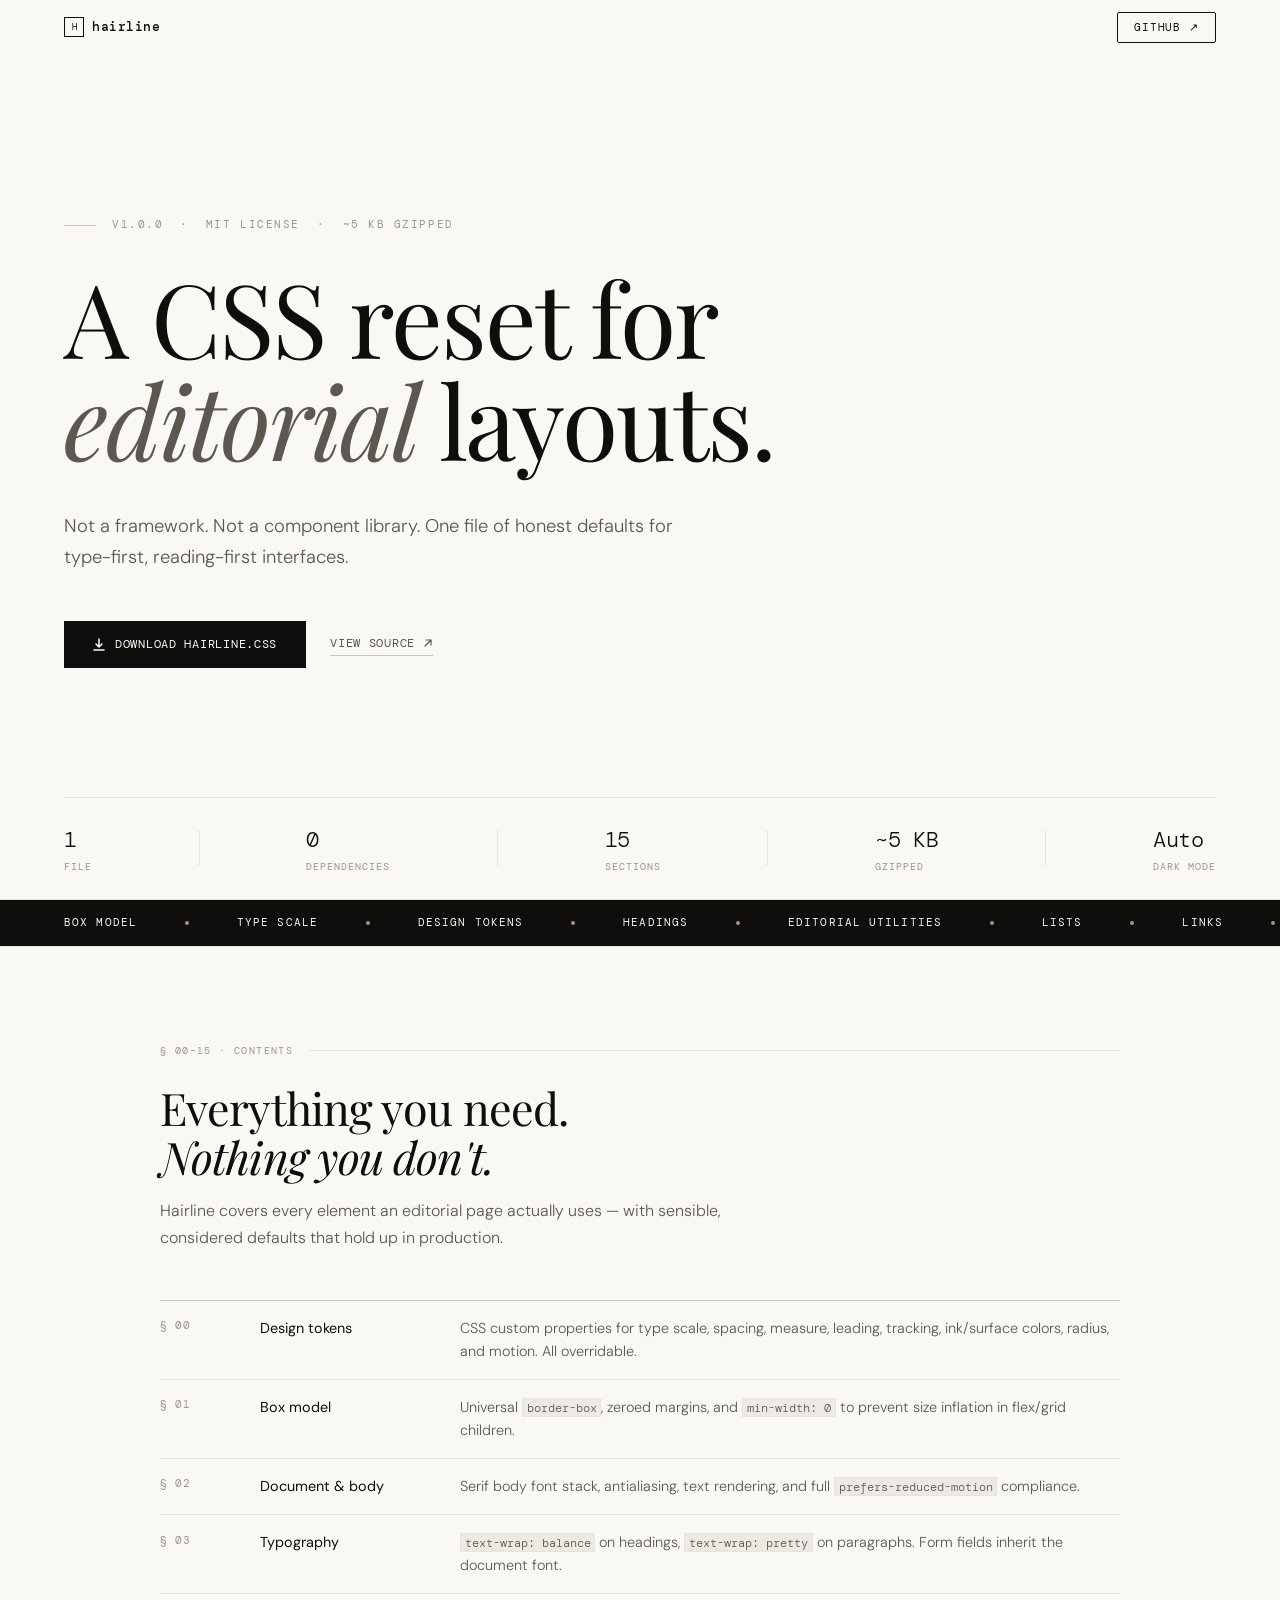
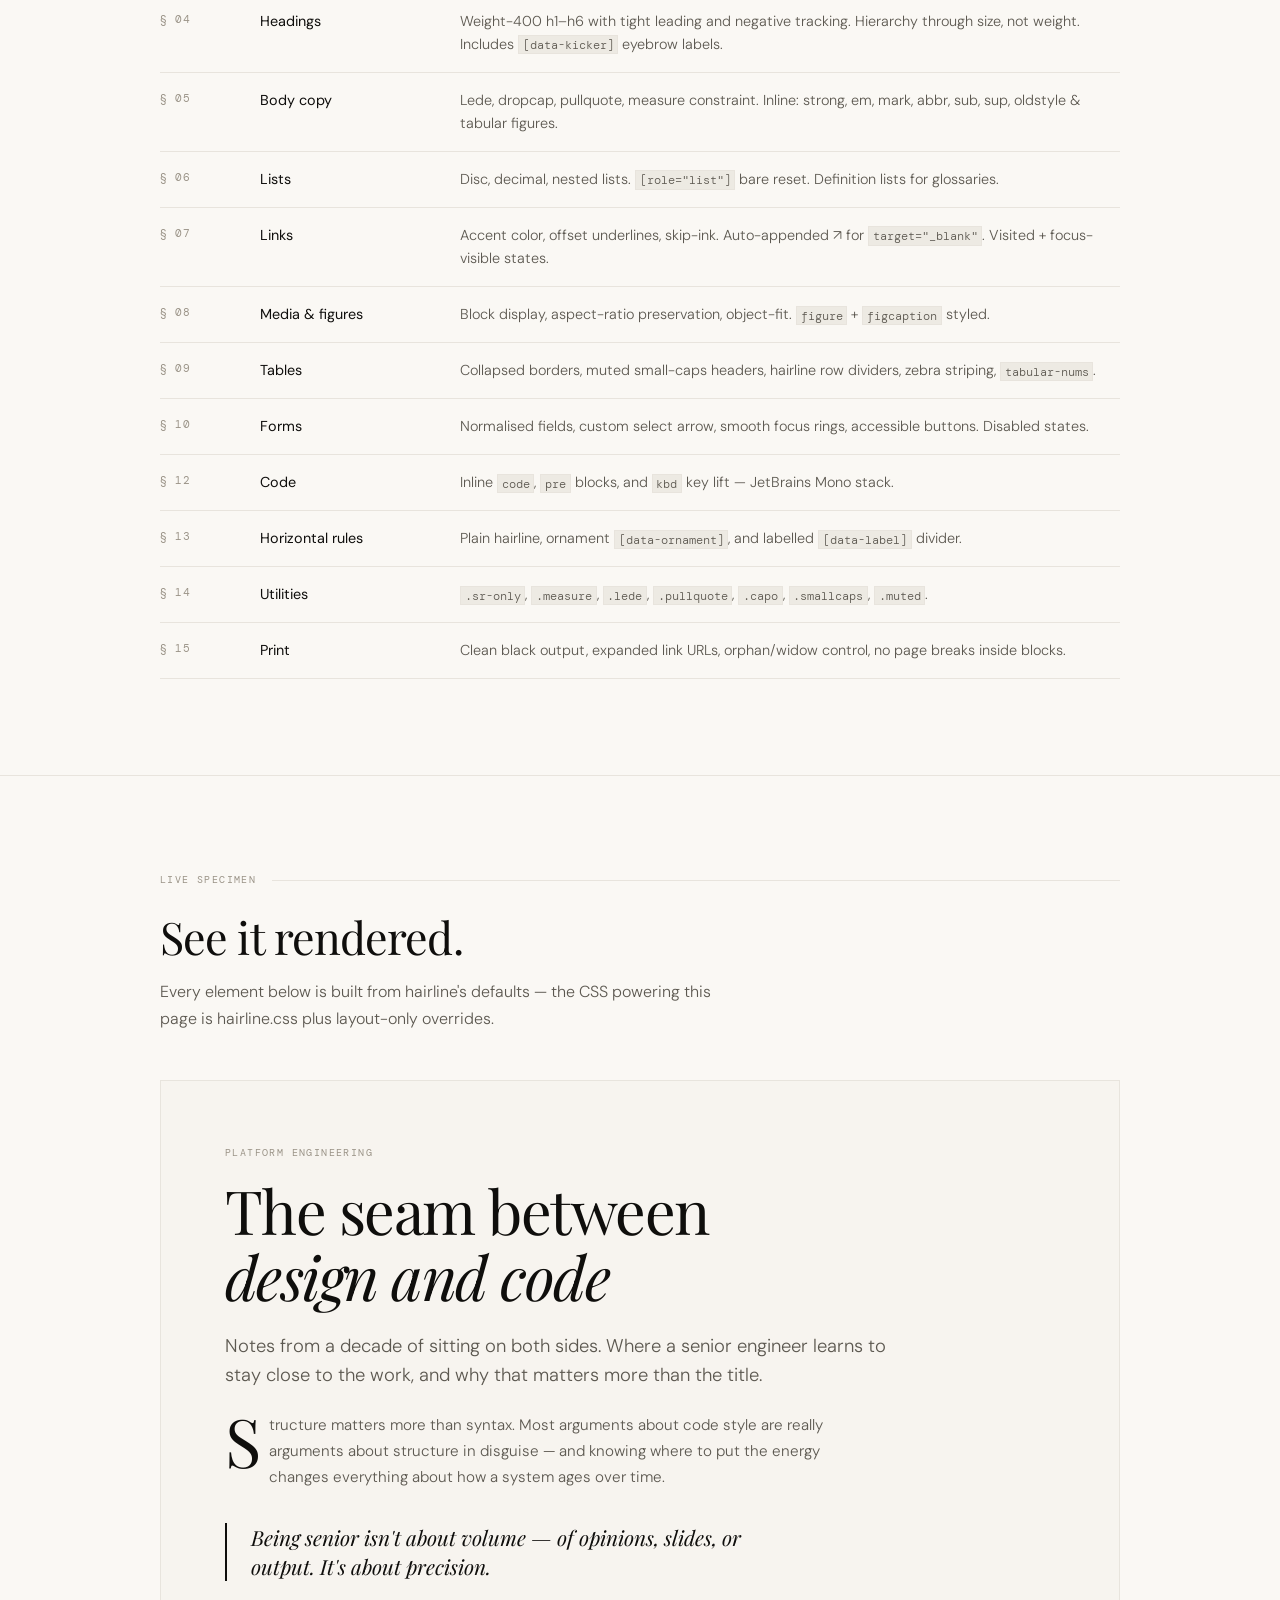
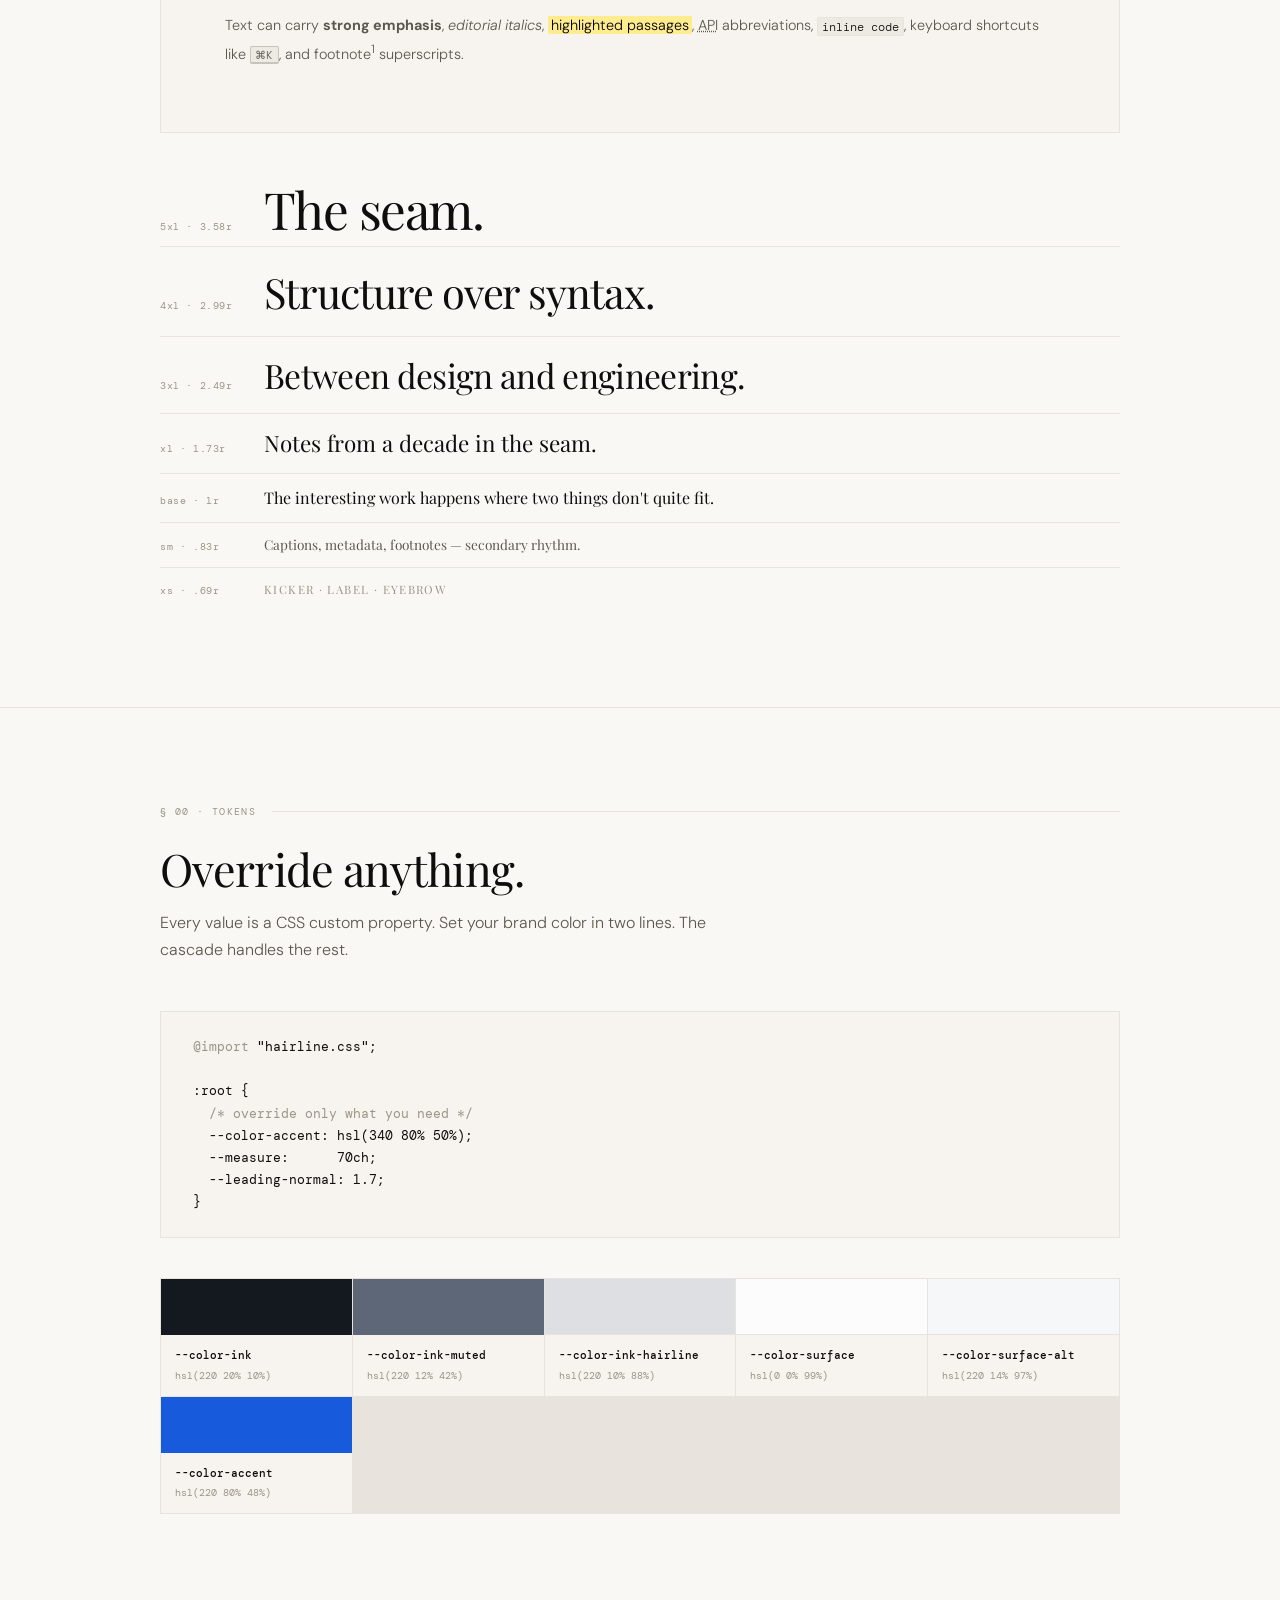
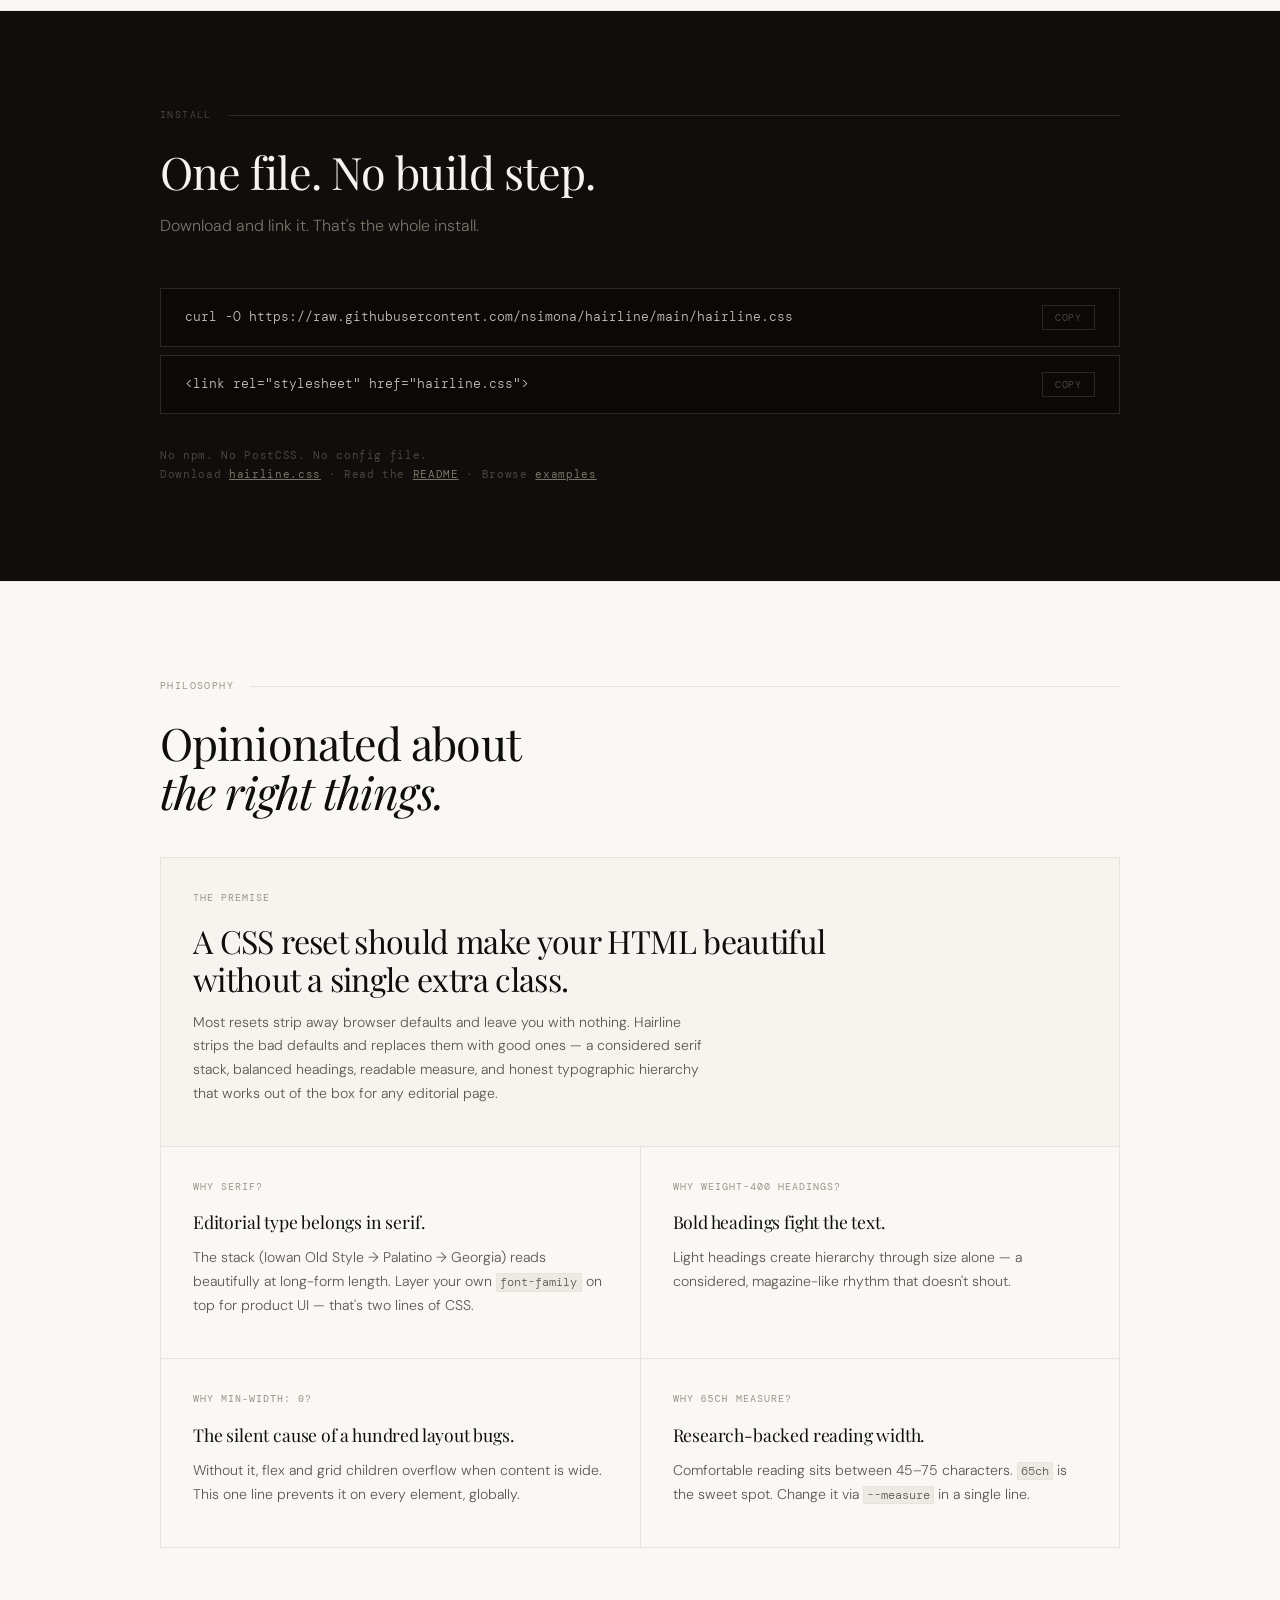
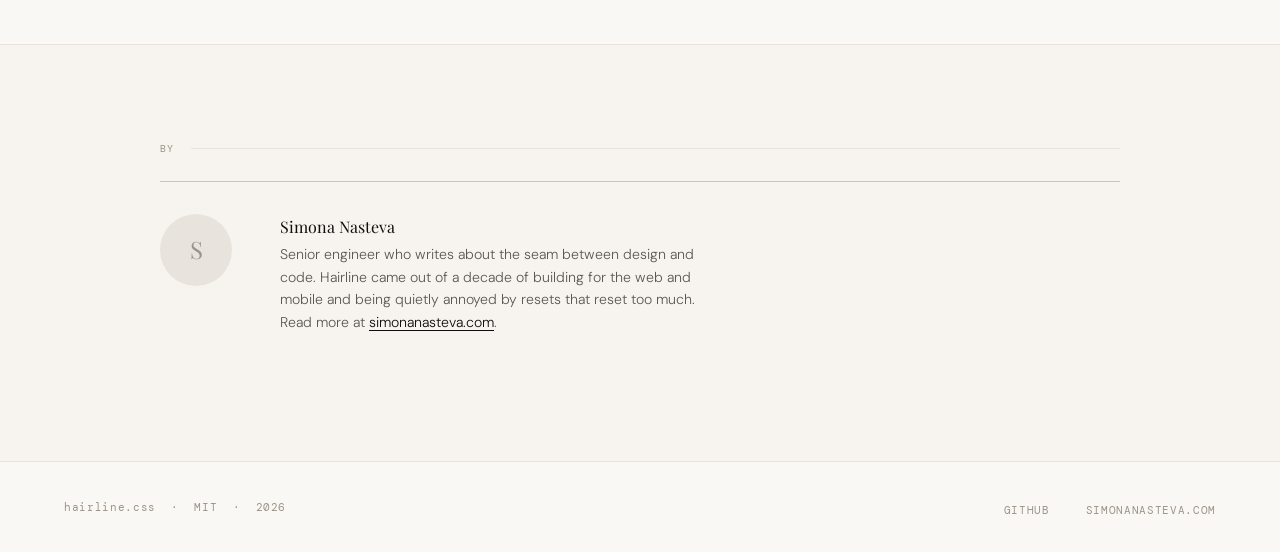
<file: hairline-index.html>
<!DOCTYPE html>
<html lang="en">

<head>
  <meta charset="UTF-8">
  <meta name="viewport" content="width=device-width, initial-scale=1">
  <title>Hairline — CSS Reset for Editorial Layouts</title>
  <meta name="description"
    content="A one-file CSS reset for type-first, reading-first interfaces. No framework. No components. Honest defaults.">
  <meta property="og:title" content="Hairline — CSS Reset for Editorial Layouts">
  <meta property="og:description" content="One file. No build step. Honest defaults for editorial HTML.">
  <link rel="preconnect" href="https://fonts.googleapis.com">
  <link
    href="https://fonts.googleapis.com/css2?family=Playfair+Display:ital,wght@0,400;0,500;1,400;1,500&family=DM+Mono:ital,wght@0,300;0,400;0,500;1,300&family=DM+Sans:wght@300;400&display=swap"
    rel="stylesheet">
  <style>
    *,
    *::before,
    *::after {
      box-sizing: border-box;
      margin: 0;
      padding: 0;
    }

    :root {
      --ink: #0f0e0c;
      --ink-2: #5c5850;
      --ink-3: #9b9488;
      --rule: #e8e4dd;
      --rule-dark: #c9c3b8;
      --cream: #f7f4ef;
      --cream-2: #edeae3;
      --warm-white: #faf8f4;
      --accent: #1a1a1a;
      --red: #c0392b;

      --serif: 'Playfair Display', 'Iowan Old Style', Georgia, serif;
      --mono: 'DM Mono', 'JetBrains Mono', monospace;
      --sans: 'DM Sans', system-ui, sans-serif;
    }

    html {
      scroll-behavior: smooth;
    }

    body {
      font-family: var(--serif);
      background: var(--warm-white);
      color: var(--ink);
      font-size: 17px;
      line-height: 1.6;
      -webkit-font-smoothing: antialiased;
    }

    /* ── Utility ── */
    .mono {
      font-family: var(--mono);
    }

    .sans {
      font-family: var(--sans);
    }

    /* ── Page-level fade in ── */
    @keyframes fadeUp {
      from {
        opacity: 0;
        transform: translateY(18px);
      }

      to {
        opacity: 1;
        transform: translateY(0);
      }
    }

    .fade {
      opacity: 0;
      animation: fadeUp .7s cubic-bezier(.19, 1, .22, 1) forwards;
    }

    .fade-1 {
      animation-delay: .05s;
    }

    .fade-2 {
      animation-delay: .18s;
    }

    .fade-3 {
      animation-delay: .32s;
    }

    .fade-4 {
      animation-delay: .46s;
    }

    .fade-5 {
      animation-delay: .60s;
    }

    /* ── Nav ── */
    header nav {
      position: fixed;
      top: 0;
      left: 0;
      right: 0;
      z-index: 100;
      border-bottom: 1px solid transparent;
      transition: border-color .3s, background .3s;
      padding: 0 clamp(1.5rem, 5vw, 4rem);
      height: 56px;
      display: flex;
      align-items: center;
      justify-content: space-between;
    }

    nav.scrolled {
      border-color: var(--rule);
      background: rgba(250, 248, 244, .92);
      backdrop-filter: blur(12px);
    }

    .nav-logo {
      font-family: var(--mono);
      font-size: 13px;
      font-weight: 500;
      letter-spacing: .04em;
      color: var(--ink);
      text-decoration: none;
      display: flex;
      align-items: center;
      gap: 8px;
    }

    .nav-logo-mark {
      width: 20px;
      height: 20px;
      border: 1.5px solid var(--ink);
      display: flex;
      align-items: center;
      justify-content: center;
      font-size: 9px;
      letter-spacing: 0;
      font-weight: 400;
    }

    .nav-links {
      display: flex;
      align-items: center;
      gap: 2rem;
    }

    .nav-links a {
      font-family: var(--mono);
      font-size: 11px;
      letter-spacing: .08em;
      text-transform: uppercase;
      color: var(--ink-2);
      text-decoration: none;
      transition: color .15s;
    }

    .nav-links a:hover {
      color: var(--ink);
    }

    .nav-links a.cta {
      color: var(--ink);
      border: 1px solid var(--ink);
      padding: 6px 16px;
      border-radius: 2px;
      transition: background .15s, color .15s;
    }

    .nav-links a.cta:hover {
      background: var(--ink);
      color: var(--warm-white);
    }

    /* ── Hero ── */
    .hero {
      min-height: 100svh;
      display: grid;
      grid-template-rows: 1fr auto;
      padding: 0 clamp(1.5rem, 5vw, 4rem);
      padding-top: 56px;
      border-bottom: 1px solid var(--rule);
    }

    .hero-body {
      display: flex;
      flex-direction: column;
      justify-content: center;
      padding: 6rem 0 4rem;
      max-width: 900px;
    }

    .hero-eyebrow {
      font-family: var(--mono);
      font-size: 11px;
      letter-spacing: .14em;
      text-transform: uppercase;
      color: var(--ink-3);
      margin-bottom: 2rem;
      display: flex;
      align-items: center;
      gap: 1rem;
    }

    .hero-eyebrow::before {
      content: '';
      width: 32px;
      height: 1px;
      background: var(--rule-dark);
    }

    h1 {
      font-family: var(--serif);
      font-size: clamp(3.2rem, 8vw, 7rem);
      font-weight: 400;
      line-height: 1.0;
      letter-spacing: -0.02em;
      color: var(--ink);
      margin-bottom: 2.5rem;
    }

    h1 em {
      font-style: italic;
      color: var(--ink-2);
    }

    .hero-desc {
      font-family: var(--sans);
      font-size: clamp(1rem, 2vw, 1.15rem);
      font-weight: 300;
      line-height: 1.7;
      color: var(--ink-2);
      max-width: 48ch;
      margin-bottom: 3rem;
    }

    .hero-actions {
      display: flex;
      align-items: center;
      gap: 1.5rem;
      flex-wrap: wrap;
    }

    .btn-dl {
      font-family: var(--mono);
      font-size: 12px;
      letter-spacing: .06em;
      text-transform: uppercase;
      background: var(--ink);
      color: var(--warm-white);
      border: 1.5px solid var(--ink);
      padding: 13px 28px;
      text-decoration: none;
      display: inline-flex;
      align-items: center;
      gap: 10px;
      transition: background .15s, color .15s, border-color .15s;
    }

    .btn-dl:hover {
      background: transparent;
      color: var(--ink);
    }

    .btn-dl svg {
      transition: transform .2s;
    }

    .btn-dl:hover svg {
      transform: translateY(2px);
    }

    .btn-gh {
      font-family: var(--mono);
      font-size: 12px;
      letter-spacing: .06em;
      text-transform: uppercase;
      color: var(--ink-2);
      text-decoration: none;
      display: inline-flex;
      align-items: center;
      gap: 8px;
      border-bottom: 1px solid var(--rule-dark);
      padding-bottom: 2px;
      transition: color .15s, border-color .15s;
    }

    .btn-gh:hover {
      color: var(--ink);
      border-color: var(--ink);
    }

    .hero-meta {
      font-family: var(--mono);
      font-size: 10px;
      letter-spacing: .06em;
      color: var(--ink-3);
    }

    .hero-footer {
      display: flex;
      align-items: center;
      justify-content: space-between;
      padding: 1.5rem 0;
      border-top: 1px solid var(--rule);
      flex-wrap: wrap;
      gap: 1rem;
    }

    .hero-footer-stat {
      display: flex;
      flex-direction: column;
      gap: 2px;
    }

    .stat-n {
      font-family: var(--mono);
      font-size: 22px;
      font-weight: 300;
      color: var(--ink);
      letter-spacing: -.01em;
    }

    .stat-l {
      font-family: var(--mono);
      font-size: 10px;
      letter-spacing: .1em;
      text-transform: uppercase;
      color: var(--ink-3);
    }

    .hero-footer-divider {
      width: 1px;
      height: 36px;
      background: var(--rule);
    }

    /* ── Strip ── */
    .strip {
      background: var(--ink);
      color: var(--cream);
      padding: 14px clamp(1.5rem, 5vw, 4rem);
      display: flex;
      align-items: center;
      gap: 3rem;
      overflow: hidden;
      border-bottom: 1px solid var(--rule);
      font-family: var(--mono);
      font-size: 11px;
      letter-spacing: .1em;
      text-transform: uppercase;
    }

    .strip-item {
      white-space: nowrap;
      color: var(--ink-3);
    }

    .strip-item strong {
      color: var(--cream);
      font-weight: 400;
    }

    .strip-sep {
      width: 4px;
      height: 4px;
      background: var(--ink-3);
      border-radius: 50%;
      flex-shrink: 0;
    }

    /* ── Section wrapper ── */
    .section {
      padding: 6rem clamp(1.5rem, 5vw, 4rem);
      border-bottom: 1px solid var(--rule);
    }

    .section-inner {
      max-width: 960px;
      margin: 0 auto;
    }

    .section-label {
      font-family: var(--mono);
      font-size: 10px;
      letter-spacing: .14em;
      text-transform: uppercase;
      color: var(--ink-3);
      margin-bottom: 1.5rem;
      display: flex;
      align-items: center;
      gap: 1rem;
    }

    .section-label span {
      white-space: nowrap;
    }

    .section-label::after {
      content: '';
      flex: 1;
      height: 1px;
      background: var(--rule);
    }

    .section-title {
      font-size: clamp(1.8rem, 4vw, 2.8rem);
      font-weight: 400;
      letter-spacing: -.02em;
      line-height: 1.1;
      margin-bottom: 1rem;
    }

    .section-sub {
      font-family: var(--sans);
      font-size: 1rem;
      font-weight: 300;
      line-height: 1.7;
      color: var(--ink-2);
      max-width: 52ch;
      margin-bottom: 3rem;
    }

    /* ── What's inside — table ── */
    .feature-table {
      width: 100%;
      border-collapse: collapse;
      margin-top: 2rem;
    }

    .feature-table tr {
      border-bottom: 1px solid var(--rule);
    }

    .feature-table tr:first-child {
      border-top: 1px solid var(--rule-dark);
    }

    .feature-table td {
      padding: 1rem 0;
      vertical-align: top;
      font-family: var(--sans);
      font-size: .9rem;
    }

    .feature-table td:first-child {
      font-family: var(--mono);
      font-size: 11px;
      letter-spacing: .06em;
      color: var(--ink-3);
      width: 100px;
      padding-right: 2rem;
      white-space: nowrap;
      padding-top: 1.05rem;
    }

    .feature-table td:nth-child(2) {
      font-weight: 400;
      color: var(--ink);
      padding-right: 2rem;
      width: 200px;
    }

    .feature-table td:nth-child(3) {
      color: var(--ink-2);
      font-weight: 300;
    }

    /* ── Type specimen ── */
    .specimen {
      background: var(--cream);
      border: 1px solid var(--rule);
      padding: clamp(2rem, 5vw, 4rem);
      margin-top: 2.5rem;
    }

    .specimen-kicker {
      font-family: var(--mono);
      font-size: 10px;
      letter-spacing: .14em;
      text-transform: uppercase;
      color: var(--ink-3);
      margin-bottom: 1rem;
      display: block;
    }

    .specimen h2 {
      font-size: clamp(2rem, 5vw, 3.8rem);
      font-weight: 400;
      letter-spacing: -.025em;
      line-height: 1.08;
      color: var(--ink);
      margin-bottom: 1.5rem;
    }

    .specimen h2 em {
      font-style: italic;
    }

    .specimen-lede {
      font-size: 1.15rem;
      line-height: 1.55;
      color: var(--ink-2);
      max-width: 52ch;
      font-family: var(--sans);
      font-weight: 300;
      margin-bottom: 1.5rem;
    }

    .specimen-dropcap::first-letter {
      float: left;
      font-family: var(--serif);
      font-size: 4.2rem;
      line-height: .82;
      padding-right: .12em;
      font-weight: 400;
      color: var(--ink);
    }

    .specimen-dropcap {
      font-family: var(--sans);
      font-size: .95rem;
      line-height: 1.7;
      color: var(--ink-2);
      font-weight: 300;
      max-width: 62ch;
      margin-bottom: 2rem;
    }

    .specimen-pull {
      font-size: 1.3rem;
      font-style: italic;
      border-left: 2px solid var(--ink);
      padding-left: 1.5rem;
      line-height: 1.4;
      max-width: 44ch;
      color: var(--ink);
      margin-bottom: 2rem;
    }

    .specimen-inline {
      font-family: var(--sans);
      font-size: .9rem;
      line-height: 1.8;
      color: var(--ink-2);
      font-weight: 300;
    }

    .specimen-inline code {
      font-family: var(--mono);
      font-size: .82em;
      background: var(--cream-2);
      border: 1px solid var(--rule);
      padding: .05em .35em;
      border-radius: 2px;
      color: var(--ink);
    }

    .specimen-inline mark {
      background: hsl(50 100% 78%);
      padding: 0 .2em;
    }

    .specimen-inline kbd {
      font-family: var(--mono);
      font-size: .78em;
      background: var(--cream-2);
      border: 1px solid var(--rule-dark);
      border-bottom-width: 2px;
      padding: .05em .4em;
      border-radius: 2px;
    }

    /* ── Scale visual ── */
    .scale-list {
      margin-top: 2.5rem;
    }

    .scale-row {
      display: flex;
      align-items: baseline;
      gap: 1.5rem;
      padding: .7rem 0;
      border-bottom: 1px solid var(--rule);
    }

    .scale-row:last-child {
      border-bottom: none;
    }

    .scale-key {
      font-family: var(--mono);
      font-size: 10px;
      letter-spacing: .06em;
      color: var(--ink-3);
      width: 80px;
      flex-shrink: 0;
      padding-top: 4px;
    }

    .scale-sample {
      font-family: var(--serif);
      color: var(--ink);
    }

    /* ── Install ── */
    .install-section {
      background: var(--ink);
    }

    .install-section .section-label {
      color: #4a4640;
    }

    .install-section .section-label::after {
      background: #2a2824;
    }

    .install-section .section-title {
      color: var(--cream);
    }

    .install-section .section-sub {
      color: #7a7468;
    }

    .install-block {
      background: #0a0908;
      border: 1px solid #2a2824;
      display: flex;
      align-items: center;
      justify-content: space-between;
      gap: 1rem;
      padding: 1rem 1.5rem;
      margin-bottom: 8px;
    }

    .install-block code {
      font-family: var(--mono);
      font-size: 13px;
      color: #c9c3b8;
      font-weight: 300;
    }

    .copy-btn {
      font-family: var(--mono);
      font-size: 10px;
      letter-spacing: .08em;
      text-transform: uppercase;
      color: #4a4640;
      background: none;
      border: 1px solid #2a2824;
      padding: 5px 12px;
      cursor: pointer;
      white-space: nowrap;
      transition: all .15s;
    }

    .copy-btn:hover {
      color: var(--cream);
      border-color: #4a4640;
    }

    .install-note {
      font-family: var(--mono);
      font-size: 11px;
      color: #4a4640;
      letter-spacing: .06em;
      margin-top: 2rem;
      line-height: 1.8;
    }

    .install-note a {
      color: #7a7468;
      text-decoration: underline;
    }

    .install-note a:hover {
      color: var(--cream);
    }

    /* ── Token grid ── */
    .token-grid {
      display: grid;
      grid-template-columns: repeat(auto-fill, minmax(160px, 1fr));
      gap: 1px;
      background: var(--rule);
      border: 1px solid var(--rule);
      margin-top: 2.5rem;
    }

    .token-card {
      background: var(--warm-white);
    }

    .token-swatch {
      height: 56px;
    }

    .token-body {
      padding: 12px 14px;
      background: var(--cream);
    }

    .token-name {
      font-family: var(--mono);
      font-size: 11px;
      font-weight: 500;
      display: block;
    }

    .token-val {
      font-family: var(--mono);
      font-size: 10px;
      color: var(--ink-3);
      margin-top: 3px;
      display: block;
    }

    /* ── Philosophy bento ── */
    .bento {
      display: grid;
      grid-template-columns: 1fr 1fr;
      gap: 1px;
      background: var(--rule);
      border: 1px solid var(--rule);
      margin-top: 2.5rem;
    }

    .bento-card {
      background: var(--warm-white);
      padding: 2rem 2rem 2.5rem;
    }

    .bento-card:first-child {
      grid-column: 1 / -1;
      background: var(--cream);
    }

    .bento-n {
      font-family: var(--mono);
      font-size: 10px;
      letter-spacing: .1em;
      color: var(--ink-3);
      text-transform: uppercase;
      margin-bottom: 1rem;
    }

    .bento-title {
      font-size: 1.1rem;
      font-weight: 400;
      letter-spacing: -.01em;
      margin-bottom: .75rem;
      line-height: 1.3;
    }

    .bento-text {
      font-family: var(--sans);
      font-size: .88rem;
      font-weight: 300;
      line-height: 1.7;
      color: var(--ink-2);
    }

    .bento-text code {
      font-family: var(--mono);
      font-size: .82em;
      background: var(--cream-2);
      border: 1px solid var(--rule);
      padding: .05em .3em;
      border-radius: 1px;
    }

    .bento-card:first-child .bento-title {
      font-size: clamp(1.4rem, 3vw, 2rem);
      letter-spacing: -.02em;
      max-width: 36ch;
      line-height: 1.2;
    }

    .bento-card:first-child .bento-text {
      max-width: 52ch;
    }

    /* ── By line ── */
    .byline-section {
      background: var(--cream);
    }

    .byline {
      display: flex;
      align-items: flex-start;
      gap: 3rem;
      flex-wrap: wrap;
      padding: 2rem 0;
      border-top: 1px solid var(--rule-dark);
    }

    .byline-portrait {
      width: 72px;
      height: 72px;
      border-radius: 50%;
      background: var(--rule);
      display: flex;
      align-items: center;
      justify-content: center;
      font-family: var(--serif);
      font-size: 1.5rem;
      color: var(--ink-3);
      flex-shrink: 0;
    }

    .byline-text h3 {
      font-size: 1rem;
      font-weight: 400;
      margin-bottom: .25rem;
    }

    .byline-text p {
      font-family: var(--sans);
      font-size: .88rem;
      font-weight: 300;
      color: var(--ink-2);
      line-height: 1.6;
      max-width: 44ch;
    }

    .byline-text a {
      color: var(--ink);
      text-underline-offset: .2em;
      text-decoration-thickness: 1px;
    }

    .byline-text a:hover {
      text-decoration-thickness: 2px;
    }

    /* ── Footer ── */
    footer {
      padding: 2rem clamp(1.5rem, 5vw, 4rem);
      display: flex;
      align-items: center;
      justify-content: space-between;
      flex-wrap: wrap;
      gap: 1rem;
    }

    footer .mono {
      font-size: 11px;
      color: var(--ink-3);
      letter-spacing: .06em;
    }

    footer nav a {
      font-family: var(--mono);
      font-size: 11px;
      letter-spacing: .06em;
      text-transform: uppercase;
      color: var(--ink-3);
      text-decoration: none;
      margin-left: 2rem;
      transition: color .15s;
    }

    footer nav a:hover {
      color: var(--ink);
    }

    /* ── Responsive ── */
    @media (max-width: 640px) {
      .nav-links a:not(.cta):not(:last-child) {
        display: none;
      }

      .bento {
        grid-template-columns: 1fr;
      }

      .bento-card:first-child {
        grid-column: 1;
      }

      .feature-table td:nth-child(3) {
        display: none;
      }

      .hero-footer {
        gap: .75rem;
      }

      .hero-footer-divider {
        display: none;
      }

      .strip {
        gap: 1.5rem;
        font-size: 10px;
      }
    }
  </style>
</head>

<body>

  <header>
    <!-- Nav -->
    <nav id="nav">
      <a href="/" class="nav-logo">
        <span class="nav-logo-mark">H</span>
        hairline
      </a>
      <div class="nav-links">
        <a href="https://github.com/nsimona/hairline" target="_blank" class="cta">GitHub ↗</a>
      </div>
    </nav>
  </header>

  <!-- Hero -->
  <section class="hero">
    <div class="hero-body">
      <p class="hero-eyebrow fade fade-1">v1.0.0 &nbsp;·&nbsp; MIT License &nbsp;·&nbsp; ~5 KB gzipped</p>
      <h1 class="fade fade-2">A CSS reset for<br><em>editorial</em> layouts.</h1>
      <p class="hero-desc fade fade-3">Not a framework. Not a component library. One file of honest defaults for
        type-first, reading-first interfaces.</p>
      <div class="hero-actions fade fade-4">
        <a href="hairline.css" download class="btn-dl">
          <svg width="12" height="14" viewBox="0 0 12 14" fill="none">
            <path d="M6 1v8M6 9l-3-3M6 9l3-3M1 12h10" stroke="currentColor" stroke-width="1.5" stroke-linecap="round"
              stroke-linejoin="round" />
          </svg>
          Download hairline.css
        </a>
        <a href="https://github.com/nsimona/hairline" target="_blank" class="btn-gh">
          View source
          <svg width="10" height="10" viewBox="0 0 10 10" fill="none">
            <path d="M2 8L8 2M8 2H3M8 2v5" stroke="currentColor" stroke-width="1.2" stroke-linecap="round"
              stroke-linejoin="round" />
          </svg>
        </a>
      </div>
    </div>
    <div class="hero-footer fade fade-5">
      <div class="hero-footer-stat"><span class="stat-n">1</span><span class="stat-l">File</span></div>
      <div class="hero-footer-divider"></div>
      <div class="hero-footer-stat"><span class="stat-n">0</span><span class="stat-l">Dependencies</span></div>
      <div class="hero-footer-divider"></div>
      <div class="hero-footer-stat"><span class="stat-n">15</span><span class="stat-l">Sections</span></div>
      <div class="hero-footer-divider"></div>
      <div class="hero-footer-stat"><span class="stat-n">~5 KB</span><span class="stat-l">Gzipped</span></div>
      <div class="hero-footer-divider"></div>
      <div class="hero-footer-stat"><span class="stat-n">Auto</span><span class="stat-l">Dark mode</span></div>
    </div>
  </section>

  <!-- Strip -->
  <div class="strip">
    <div class="strip-item"><strong>Box model</strong></div>
    <div class="strip-sep"></div>
    <div class="strip-item"><strong>Type scale</strong></div>
    <div class="strip-sep"></div>
    <div class="strip-item"><strong>Design tokens</strong></div>
    <div class="strip-sep"></div>
    <div class="strip-item"><strong>Headings</strong></div>
    <div class="strip-sep"></div>
    <div class="strip-item"><strong>Editorial utilities</strong></div>
    <div class="strip-sep"></div>
    <div class="strip-item"><strong>Lists</strong></div>
    <div class="strip-sep"></div>
    <div class="strip-item"><strong>Links</strong></div>
    <div class="strip-sep"></div>
    <div class="strip-item"><strong>Media &amp; figures</strong></div>
    <div class="strip-sep"></div>
    <div class="strip-item"><strong>Tables</strong></div>
    <div class="strip-sep"></div>
    <div class="strip-item"><strong>Forms</strong></div>
    <div class="strip-sep"></div>
    <div class="strip-item"><strong>Code &amp; kbd</strong></div>
    <div class="strip-sep"></div>
    <div class="strip-item"><strong>Horizontal rules</strong></div>
    <div class="strip-sep"></div>
    <div class="strip-item"><strong>Print styles</strong></div>
  </div>

  <!-- Features / what's inside -->
  <section class="section" id="features">
    <div class="section-inner">
      <p class="section-label"><span>§ 00–15 · Contents</span></p>
      <h2 class="section-title">Everything you need.<br><em>Nothing you don't.</em></h2>
      <p class="section-sub">Hairline covers every element an editorial page actually uses — with sensible, considered
        defaults that hold up in production.</p>

      <table class="feature-table">
        <tr>
          <td>§ 00</td>
          <td>Design tokens</td>
          <td>CSS custom properties for type scale, spacing, measure, leading, tracking, ink/surface colors, radius, and
            motion. All overridable.</td>
        </tr>
        <tr>
          <td>§ 01</td>
          <td>Box model</td>
          <td>Universal <code
              style="font-family:var(--mono);font-size:.85em;background:var(--cream-2);border:1px solid var(--rule);padding:.05em .3em">border-box</code>,
            zeroed margins, and <code
              style="font-family:var(--mono);font-size:.85em;background:var(--cream-2);border:1px solid var(--rule);padding:.05em .3em">min-width: 0</code>
            to prevent size inflation in flex/grid children.</td>
        </tr>
        <tr>
          <td>§ 02</td>
          <td>Document &amp; body</td>
          <td>Serif body font stack, antialiasing, text rendering, and full <code
              style="font-family:var(--mono);font-size:.85em;background:var(--cream-2);border:1px solid var(--rule);padding:.05em .3em">prefers-reduced-motion</code>
            compliance.</td>
        </tr>
        <tr>
          <td>§ 03</td>
          <td>Typography</td>
          <td><code
              style="font-family:var(--mono);font-size:.85em;background:var(--cream-2);border:1px solid var(--rule);padding:.05em .3em">text-wrap: balance</code>
            on headings, <code
              style="font-family:var(--mono);font-size:.85em;background:var(--cream-2);border:1px solid var(--rule);padding:.05em .3em">text-wrap: pretty</code>
            on paragraphs. Form fields inherit the document font.</td>
        </tr>
        <tr>
          <td>§ 04</td>
          <td>Headings</td>
          <td>Weight-400 h1–h6 with tight leading and negative tracking. Hierarchy through size, not weight. Includes
            <code
              style="font-family:var(--mono);font-size:.85em;background:var(--cream-2);border:1px solid var(--rule);padding:.05em .3em">[data-kicker]</code>
            eyebrow labels.
          </td>
        </tr>
        <tr>
          <td>§ 05</td>
          <td>Body copy</td>
          <td>Lede, dropcap, pullquote, measure constraint. Inline: strong, em, mark, abbr, sub, sup, oldstyle &amp;
            tabular figures.</td>
        </tr>
        <tr>
          <td>§ 06</td>
          <td>Lists</td>
          <td>Disc, decimal, nested lists. <code
              style="font-family:var(--mono);font-size:.85em;background:var(--cream-2);border:1px solid var(--rule);padding:.05em .3em">[role="list"]</code>
            bare reset. Definition lists for glossaries.</td>
        </tr>
        <tr>
          <td>§ 07</td>
          <td>Links</td>
          <td>Accent color, offset underlines, skip-ink. Auto-appended ↗ for <code
              style="font-family:var(--mono);font-size:.85em;background:var(--cream-2);border:1px solid var(--rule);padding:.05em .3em">target="_blank"</code>.
            Visited + focus-visible states.</td>
        </tr>
        <tr>
          <td>§ 08</td>
          <td>Media &amp; figures</td>
          <td>Block display, aspect-ratio preservation, object-fit. <code
              style="font-family:var(--mono);font-size:.85em;background:var(--cream-2);border:1px solid var(--rule);padding:.05em .3em">figure</code>
            + <code
              style="font-family:var(--mono);font-size:.85em;background:var(--cream-2);border:1px solid var(--rule);padding:.05em .3em">figcaption</code>
            styled.</td>
        </tr>
        <tr>
          <td>§ 09</td>
          <td>Tables</td>
          <td>Collapsed borders, muted small-caps headers, hairline row dividers, zebra striping, <code
              style="font-family:var(--mono);font-size:.85em;background:var(--cream-2);border:1px solid var(--rule);padding:.05em .3em">tabular-nums</code>.
          </td>
        </tr>
        <tr>
          <td>§ 10</td>
          <td>Forms</td>
          <td>Normalised fields, custom select arrow, smooth focus rings, accessible buttons. Disabled states.</td>
        </tr>
        <tr>
          <td>§ 12</td>
          <td>Code</td>
          <td>Inline <code
              style="font-family:var(--mono);font-size:.85em;background:var(--cream-2);border:1px solid var(--rule);padding:.05em .3em">code</code>,
            <code
              style="font-family:var(--mono);font-size:.85em;background:var(--cream-2);border:1px solid var(--rule);padding:.05em .3em">pre</code>
            blocks, and <code
              style="font-family:var(--mono);font-size:.85em;background:var(--cream-2);border:1px solid var(--rule);padding:.05em .3em">kbd</code>
            key lift — JetBrains Mono stack.
          </td>
        </tr>
        <tr>
          <td>§ 13</td>
          <td>Horizontal rules</td>
          <td>Plain hairline, ornament <code
              style="font-family:var(--mono);font-size:.85em;background:var(--cream-2);border:1px solid var(--rule);padding:.05em .3em">[data-ornament]</code>,
            and labelled <code
              style="font-family:var(--mono);font-size:.85em;background:var(--cream-2);border:1px solid var(--rule);padding:.05em .3em">[data-label]</code>
            divider.</td>
        </tr>
        <tr>
          <td>§ 14</td>
          <td>Utilities</td>
          <td><code
              style="font-family:var(--mono);font-size:.85em;background:var(--cream-2);border:1px solid var(--rule);padding:.05em .3em">.sr-only</code>,
            <code
              style="font-family:var(--mono);font-size:.85em;background:var(--cream-2);border:1px solid var(--rule);padding:.05em .3em">.measure</code>,
            <code
              style="font-family:var(--mono);font-size:.85em;background:var(--cream-2);border:1px solid var(--rule);padding:.05em .3em">.lede</code>,
            <code
              style="font-family:var(--mono);font-size:.85em;background:var(--cream-2);border:1px solid var(--rule);padding:.05em .3em">.pullquote</code>,
            <code
              style="font-family:var(--mono);font-size:.85em;background:var(--cream-2);border:1px solid var(--rule);padding:.05em .3em">.capo</code>,
            <code
              style="font-family:var(--mono);font-size:.85em;background:var(--cream-2);border:1px solid var(--rule);padding:.05em .3em">.smallcaps</code>,
            <code
              style="font-family:var(--mono);font-size:.85em;background:var(--cream-2);border:1px solid var(--rule);padding:.05em .3em">.muted</code>.
          </td>
        </tr>
        <tr>
          <td>§ 15</td>
          <td>Print</td>
          <td>Clean black output, expanded link URLs, orphan/widow control, no page breaks inside blocks.</td>
        </tr>
      </table>
    </div>
  </section>

  <!-- Type specimen -->
  <section class="section" id="specimen">
    <div class="section-inner">
      <p class="section-label"><span>Live specimen</span></p>
      <h2 class="section-title">See it rendered.</h2>
      <p class="section-sub">Every element below is built from hairline's defaults — the CSS powering this page is
        hairline.css plus layout-only overrides.</p>

      <div class="specimen">
        <span class="specimen-kicker">Platform engineering</span>
        <h2>The seam between<br><em>design and code</em></h2>
        <p class="specimen-lede">Notes from a decade of sitting on both sides. Where a senior engineer learns to stay
          close to the work, and why that matters more than the title.</p>
        <p class="specimen-dropcap">Structure matters more than syntax. Most arguments about code style are really
          arguments about structure in disguise — and knowing where to put the energy changes everything about how a
          system ages over time.</p>
        <blockquote class="specimen-pull">Being senior isn't about volume — of opinions, slides, or output. It's about
          precision.</blockquote>
        <p class="specimen-inline">Text can carry <strong>strong emphasis</strong>, <em>editorial italics</em>,
          <mark>highlighted passages</mark>, <abbr title="Application Programming Interface">API</abbr> abbreviations,
          <code>inline code</code>, keyboard shortcuts like <kbd>⌘K</kbd>, and footnote<sup>1</sup> superscripts.
        </p>
      </div>

      <div class="scale-list">
        <div class="scale-row"><span class="scale-key">5xl · 3.58r</span><span class="scale-sample"
            style="font-size:clamp(2rem,5vw,3.2rem);line-height:1;letter-spacing:-.03em">The seam.</span></div>
        <div class="scale-row"><span class="scale-key">4xl · 2.99r</span><span class="scale-sample"
            style="font-size:clamp(1.8rem,4vw,2.6rem);letter-spacing:-.025em">Structure over syntax.</span></div>
        <div class="scale-row"><span class="scale-key">3xl · 2.49r</span><span class="scale-sample"
            style="font-size:clamp(1.5rem,3vw,2.1rem);letter-spacing:-.02em">Between design and engineering.</span>
        </div>
        <div class="scale-row"><span class="scale-key">xl · 1.73r</span><span class="scale-sample"
            style="font-size:1.4rem">Notes from a decade in the seam.</span></div>
        <div class="scale-row"><span class="scale-key">base · 1r</span><span class="scale-sample"
            style="font-size:1rem">The interesting work happens where two things don't quite fit.</span></div>
        <div class="scale-row"><span class="scale-key">sm · .83r</span><span class="scale-sample"
            style="font-size:.85rem;color:var(--ink-2)">Captions, metadata, footnotes — secondary rhythm.</span></div>
        <div class="scale-row"><span class="scale-key">xs · .69r</span><span class="scale-sample"
            style="font-size:.72rem;letter-spacing:.12em;text-transform:uppercase;color:var(--ink-3)">KICKER · LABEL ·
            EYEBROW</span></div>
      </div>
    </div>
  </section>

  <!-- Tokens -->
  <section class="section">
    <div class="section-inner">
      <p class="section-label"><span>§ 00 · Tokens</span></p>
      <h2 class="section-title">Override anything.</h2>
      <p class="section-sub">Every value is a CSS custom property. Set your brand color in two lines. The cascade
        handles the rest.</p>

      <pre
        style="font-family:var(--mono);font-size:13px;background:var(--cream);border:1px solid var(--rule);padding:1.5rem 2rem;line-height:1.7;overflow-x:auto;margin-top:2rem"><code style="font-family:inherit;font-size:inherit;background:none;border:none;padding:0"><span style="color:var(--ink-3)">@import</span> <span style="color:var(--ink)">"hairline.css"</span>;

:root {
  <span style="color:var(--ink-3)">/* override only what you need */</span>
  --color-accent: hsl(340 80% 50%);
  --measure:      70ch;
  --leading-normal: 1.7;
}</code></pre>

      <div class="token-grid">
        <div class="token-card">
          <div class="token-swatch" style="background:hsl(220 20% 10%)"></div>
          <div class="token-body"><span class="token-name">--color-ink</span><span class="token-val">hsl(220 20%
              10%)</span></div>
        </div>
        <div class="token-card">
          <div class="token-swatch" style="background:hsl(220 12% 42%)"></div>
          <div class="token-body"><span class="token-name">--color-ink-muted</span><span class="token-val">hsl(220 12%
              42%)</span></div>
        </div>
        <div class="token-card">
          <div class="token-swatch" style="background:hsl(220 10% 88%);border-bottom:1px solid var(--rule)"></div>
          <div class="token-body"><span class="token-name">--color-ink-hairline</span><span class="token-val">hsl(220
              10% 88%)</span></div>
        </div>
        <div class="token-card">
          <div class="token-swatch" style="background:hsl(0 0% 99%);border-bottom:1px solid var(--rule)"></div>
          <div class="token-body"><span class="token-name">--color-surface</span><span class="token-val">hsl(0 0%
              99%)</span></div>
        </div>
        <div class="token-card">
          <div class="token-swatch" style="background:hsl(220 14% 97%);border-bottom:1px solid var(--rule)"></div>
          <div class="token-body"><span class="token-name">--color-surface-alt</span><span class="token-val">hsl(220 14%
              97%)</span></div>
        </div>
        <div class="token-card">
          <div class="token-swatch" style="background:hsl(220 80% 48%)"></div>
          <div class="token-body"><span class="token-name">--color-accent</span><span class="token-val">hsl(220 80%
              48%)</span></div>
        </div>
      </div>
    </div>
  </section>

  <!-- Install (dark) -->
  <section class="section install-section" id="install">
    <div class="section-inner">
      <p class="section-label"><span>Install</span></p>
      <h2 class="section-title">One file. No build step.</h2>
      <p class="section-sub">Download and link it. That's the whole install.</p>

      <div class="install-block">
        <code>curl -O https://raw.githubusercontent.com/nsimona/hairline/main/hairline.css</code>
        <button class="copy-btn"
          onclick="navigator.clipboard.writeText('curl -O https://raw.githubusercontent.com/nsimona/hairline/main/hairline.css');this.textContent='Copied ✓';setTimeout(()=>this.textContent='Copy',1800)">Copy</button>
      </div>
      <div class="install-block">
        <code>&lt;link rel="stylesheet" href="hairline.css"&gt;</code>
        <button class="copy-btn"
          onclick="navigator.clipboard.writeText('<link rel=&quot;stylesheet&quot; href=&quot;hairline.css&quot;&gt;');this.textContent='Copied ✓';setTimeout(()=>this.textContent='Copy',1800)">Copy</button>
      </div>

      <p class="install-note">
        No npm. No PostCSS. No config file.<br>
        Download <a href="hairline.css" download>hairline.css</a> · Read the <a
          href="https://github.com/nsimona/hairline#readme">README</a> · Browse <a href="examples/">examples</a>
      </p>
    </div>
  </section>

  <!-- Philosophy -->
  <section class="section">
    <div class="section-inner">
      <p class="section-label"><span>Philosophy</span></p>
      <h2 class="section-title">Opinionated about<br><em>the right things.</em></h2>

      <div class="bento">
        <div class="bento-card">
          <p class="bento-n">The premise</p>
          <h3 class="bento-title">A CSS reset should make your HTML beautiful without a single extra class.</h3>
          <p class="bento-text">Most resets strip away browser defaults and leave you with nothing. Hairline strips the
            bad defaults and replaces them with good ones — a considered serif stack, balanced headings, readable
            measure, and honest typographic hierarchy that works out of the box for any editorial page.</p>
        </div>
        <div class="bento-card">
          <p class="bento-n">Why serif?</p>
          <h3 class="bento-title">Editorial type belongs in serif.</h3>
          <p class="bento-text">The stack (Iowan Old Style → Palatino → Georgia) reads beautifully at long-form length.
            Layer your own <code>font-family</code> on top for product UI — that's two lines of CSS.</p>
        </div>
        <div class="bento-card">
          <p class="bento-n">Why weight-400 headings?</p>
          <h3 class="bento-title">Bold headings fight the text.</h3>
          <p class="bento-text">Light headings create hierarchy through size alone — a considered, magazine-like rhythm
            that doesn't shout.</p>
        </div>
        <div class="bento-card">
          <p class="bento-n">Why <code>min-width: 0</code>?</p>
          <h3 class="bento-title">The silent cause of a hundred layout bugs.</h3>
          <p class="bento-text">Without it, flex and grid children overflow when content is wide. This one line prevents
            it on every element, globally.</p>
        </div>
        <div class="bento-card">
          <p class="bento-n">Why <code>65ch</code> measure?</p>
          <h3 class="bento-title">Research-backed reading width.</h3>
          <p class="bento-text">Comfortable reading sits between 45–75 characters. <code>65ch</code> is the sweet spot.
            Change it via <code>--measure</code> in a single line.</p>
        </div>
      </div>
    </div>
  </section>

  <!-- By -->
  <section class="section byline-section">
    <div class="section-inner">
      <p class="section-label"><span>By</span></p>
      <div class="byline">
        <div class="byline-portrait">S</div>
        <div class="byline-text">
          <h3>Simona Nasteva</h3>
          <p>Senior engineer who writes about the seam between design and code. Hairline came out of a decade of
            building for the web and mobile and being quietly annoyed by resets that reset too much. Read more at <a
              href="https://simonanasteva.com" target="_blank">simonanasteva.com</a>.</p>
        </div>
      </div>
    </div>
  </section>

  <!-- Footer -->
  <footer>
    <span class="mono">hairline.css &nbsp;·&nbsp; MIT &nbsp;·&nbsp; 2026</span>
    <nav>
      <a href="https://github.com/nsimona/hairline" target="_blank">GitHub</a>
      <a href="https://simonanasteva.com" target="_blank">simonanasteva.com</a>
    </nav>
  </footer>

  <script>
    // Nav scroll effect
    const nav = document.getElementById('nav');
    const onScroll = () => nav.classList.toggle('scrolled', window.scrollY > 24);
    window.addEventListener('scroll', onScroll, { passive: true });
    onScroll();
  </script>

</body>

</html>
</file>
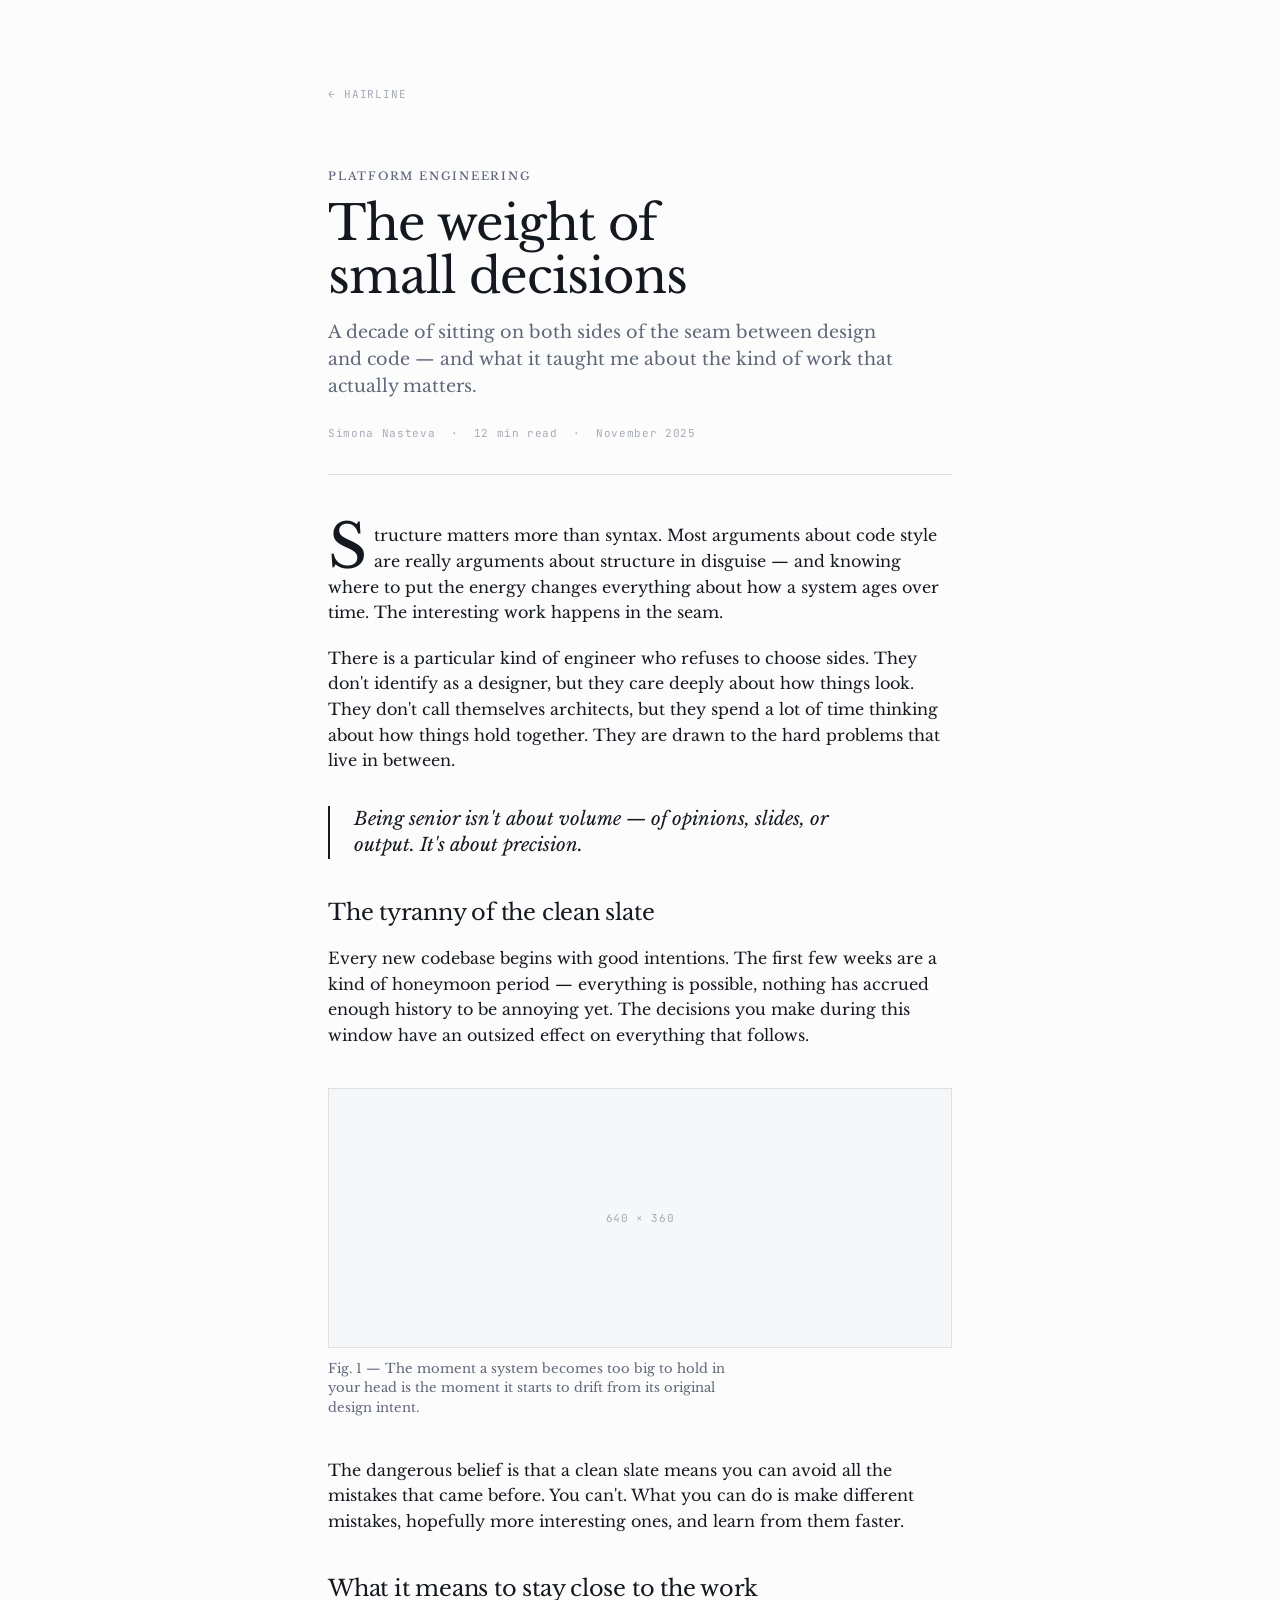
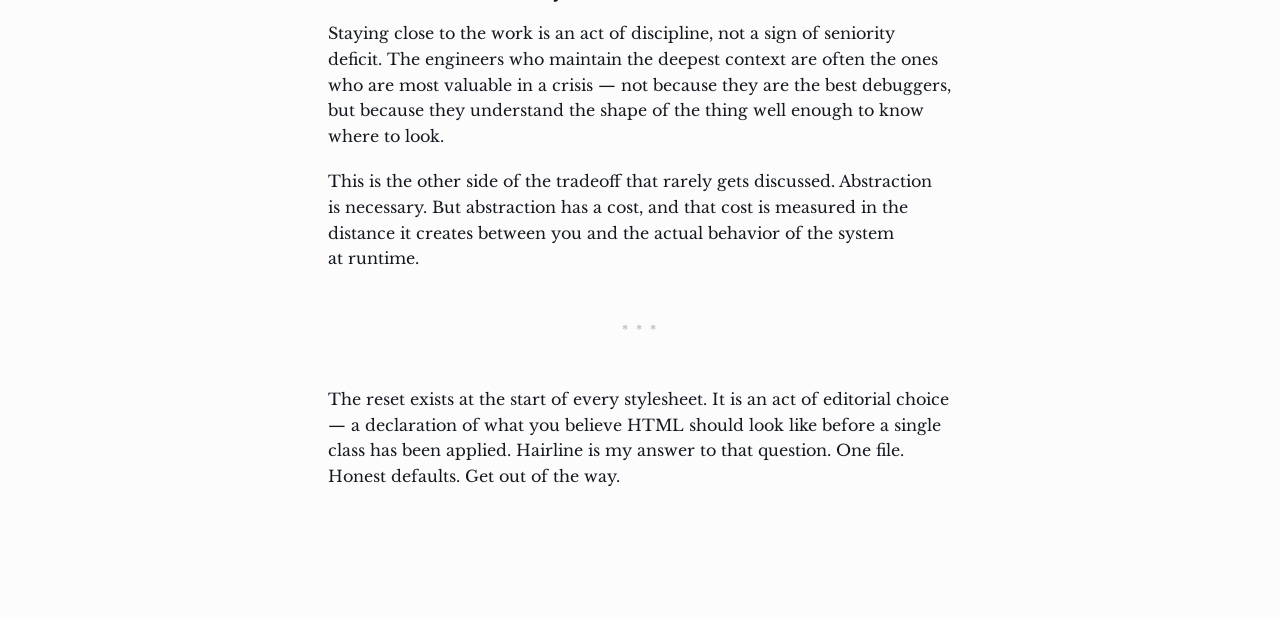
<file: examples/article.html>
<!DOCTYPE html>
<html lang="en">

<head>
  <meta charset="UTF-8">
  <meta name="viewport" content="width=device-width, initial-scale=1">
  <title>Article — Hairline Example</title>
  <link rel="preconnect" href="https://fonts.googleapis.com">
  <link
    href="https://fonts.googleapis.com/css2?family=Libre+Baskerville:ital,wght@0,400;0,700;1,400&family=JetBrains+Mono:wght@400;500&display=swap"
    rel="stylesheet">
  <link rel="stylesheet" href="../hairline.css">
  <style>
    body {
      font-family: 'Libre Baskerville', Georgia, serif;
    }

    .page {
      max-width: 42rem;
      margin: 0 auto;
      padding: 5rem 1.5rem 8rem;
    }

    .back {
      font-family: 'JetBrains Mono', monospace;
      font-size: 11px;
      letter-spacing: .08em;
      text-transform: uppercase;
      color: var(--color-ink-faint);
      text-decoration: none;
      display: inline-flex;
      align-items: center;
      gap: .5rem;
      margin-bottom: 4rem;
    }

    .back:hover {
      color: var(--color-ink);
    }

    header {
      margin-bottom: 3rem;
      padding-bottom: 2rem;
      border-bottom: var(--border-hairline);
    }

    .pub-meta {
      font-family: 'JetBrains Mono', monospace;
      font-size: 11px;
      color: var(--color-ink-faint);
      letter-spacing: .06em;
      margin-top: 1.5rem;
    }

    h1 {
      font-size: clamp(2rem, 5vw, 3rem);
      font-weight: 400;
      letter-spacing: -.02em;
      line-height: 1.1;
      margin: .75rem 0 1rem;
    }

    .lede {
      font-size: 1.1rem;
      line-height: 1.55;
      color: var(--color-ink-muted);
    }

    article p {
      margin-top: 1.25rem;
      max-width: 62ch;
    }

    article p:first-of-type::first-letter {
      float: left;
      font-size: 3.8rem;
      line-height: .8;
      padding-right: .12em;
      font-weight: 400;
    }

    h2 {
      font-size: 1.4rem;
      font-weight: 400;
      letter-spacing: -.01em;
      margin: 2.5rem 0 .75rem;
    }

    blockquote {
      font-size: 1.15rem;
      font-style: italic;
      border-left: 2px solid var(--color-ink);
      padding-left: 1.5rem;
      margin: 2rem 0;
      max-width: 46ch;
      line-height: 1.45;
    }

    figure {
      margin: 2.5rem 0;
    }

    .img-placeholder {
      width: 100%;
      height: 260px;
      background: var(--color-surface-alt);
      border: var(--border-hairline);
      display: flex;
      align-items: center;
      justify-content: center;
      font-family: 'JetBrains Mono', monospace;
      font-size: 11px;
      letter-spacing: .06em;
      color: var(--color-ink-faint);
    }

    figcaption {
      font-size: .82rem;
      color: var(--color-ink-muted);
      margin-top: .65rem;
      max-width: 45ch;
      line-height: 1.5;
    }

    hr {
      border: none;
      text-align: center;
      margin: 3rem 0;
      color: var(--color-ink-faint);
      font-size: 12px;
      letter-spacing: .2em;
    }

    hr::after {
      content: "* * *";
    }
  </style>
</head>

<body>
  <div class="page">
    <a href="../docs/" class="back">← hairline</a>
    <header>
      <span data-kicker>Platform engineering</span>
      <h1>The weight of small decisions</h1>
      <p class="lede">A decade of sitting on both sides of the seam between design and code — and what it taught me
        about the kind of work that actually matters.</p>
      <p class="pub-meta">Simona Nasteva &nbsp;·&nbsp; 12 min read &nbsp;·&nbsp; November 2025</p>
    </header>
    <article>
      <p>Structure matters more than syntax. Most arguments about code style are really arguments about structure in
        disguise — and knowing where to put the energy changes everything about how a system ages over time. The
        interesting work happens in the seam.</p>
      <p>There is a particular kind of engineer who refuses to choose sides. They don't identify as a designer, but they
        care deeply about how things look. They don't call themselves architects, but they spend a lot of time thinking
        about how things hold together. They are drawn to the hard problems that live in between.</p>

      <blockquote>Being senior isn't about volume — of opinions, slides, or output. It's about precision.</blockquote>

      <h2>The tyranny of the clean slate</h2>
      <p>Every new codebase begins with good intentions. The first few weeks are a kind of honeymoon period — everything
        is possible, nothing has accrued enough history to be annoying yet. The decisions you make during this window
        have an outsized effect on everything that follows.</p>

      <figure>
        <div class="img-placeholder">640 × 360</div>
        <figcaption>Fig. 1 — The moment a system becomes too big to hold in your head is the moment it starts to drift
          from its original design intent.</figcaption>
      </figure>

      <p>The dangerous belief is that a clean slate means you can avoid all the mistakes that came before. You can't.
        What you can do is make different mistakes, hopefully more interesting ones, and learn from them faster.</p>

      <h2>What it means to stay close to the work</h2>
      <p>Staying close to the work is an act of discipline, not a sign of seniority deficit. The engineers who maintain
        the deepest context are often the ones who are most valuable in a crisis — not because they are the best
        debuggers, but because they understand the shape of the thing well enough to know where to look.</p>
      <p>This is the other side of the tradeoff that rarely gets discussed. Abstraction is necessary. But abstraction
        has a cost, and that cost is measured in the distance it creates between you and the actual behavior of the
        system at runtime.</p>

      <hr>

      <p>The reset exists at the start of every stylesheet. It is an act of editorial choice — a declaration of what you
        believe HTML should look like before a single class has been applied. Hairline is my answer to that question.
        One file. Honest defaults. Get out of the way.</p>
    </article>
  </div>
</body>

</html>
</file>
<file: hairline.css>
/*
 * Hairline — CSS Reset for Editorial Layouts
 * v1.0.0 · github.com/nsimona/hairline
 *
 * A surgical reset for type-first, reading-first interfaces.
 * Not a framework. Not a component library. Just honest defaults.
 *
 * Table of Contents
 * ─────────────────────────────────────────────────
 *  0. Tokens
 *  1. Box Model
 *  2. Document & Body
 *  3. Typography
 *  4. Headings
 *  5. Body Copy
 *  6. Lists
 *  7. Links
 *  8. Media
 *  9. Tables
 * 10. Forms & Interactive
 * 11. Sectioning
 * 12. Code & Pre
 * 13. Horizontal Rule
 * 14. Utilities
 * 15. Print
 * ─────────────────────────────────────────────────
 */


/* ─── 0. Tokens ─────────────────────────────────────────────────────────── */

:root {
  /* Type scale — minor third (1.200) */
  --text-xs: 0.694rem;
  --text-sm: 0.833rem;
  --text-base: 1rem;
  --text-md: 1.2rem;
  --text-lg: 1.44rem;
  --text-xl: 1.728rem;
  --text-2xl: 2.074rem;
  --text-3xl: 2.488rem;
  --text-4xl: 2.986rem;
  --text-5xl: 3.583rem;

  /* Spacing — 8-point grid */
  --space-1: 0.25rem;
  /*  4px */
  --space-2: 0.5rem;
  /*  8px */
  --space-3: 0.75rem;
  /* 12px */
  --space-4: 1rem;
  /* 16px */
  --space-6: 1.5rem;
  /* 24px */
  --space-8: 2rem;
  /* 32px */
  --space-12: 3rem;
  /* 48px */
  --space-16: 4rem;
  /* 64px */
  --space-24: 6rem;
  /* 96px */
  --space-32: 8rem;
  /* 128px */

  /* Measure — optimal line width for reading */
  --measure: 65ch;
  --measure-narrow: 45ch;
  --measure-wide: 80ch;

  /* Leading */
  --leading-tight: 1.2;
  --leading-snug: 1.35;
  --leading-normal: 1.6;
  --leading-loose: 1.8;

  /* Tracking */
  --tracking-tight: -0.02em;
  --tracking-normal: 0em;
  --tracking-wide: 0.04em;
  --tracking-wider: 0.08em;
  --tracking-widest: 0.16em;

  /* Ink & surface */
  --color-ink: hsl(220 20% 10%);
  --color-ink-muted: hsl(220 12% 42%);
  --color-ink-faint: hsl(220 10% 68%);
  --color-ink-hairline: hsl(220 10% 88%);
  --color-surface: hsl(0 0% 99%);
  --color-surface-alt: hsl(220 14% 97%);
  --color-accent: hsl(220 80% 48%);
  --color-accent-muted: hsl(220 50% 92%);

  /* Border */
  --border-hairline: 1px solid var(--color-ink-hairline);
  --border-thin: 1px solid var(--color-ink-faint);
  --border-medium: 2px solid var(--color-ink);

  /* Radius */
  --radius-sm: 2px;
  --radius: 4px;
  --radius-lg: 8px;

  /* Focus */
  --focus-ring: 0 0 0 3px var(--color-accent-muted),
    0 0 0 1px var(--color-accent);

  /* Motion */
  --duration-fast: 120ms;
  --duration-normal: 200ms;
  --duration-slow: 350ms;
  --ease-out-expo: cubic-bezier(0.19, 1, 0.22, 1);
  --ease-in-out: cubic-bezier(0.4, 0, 0.2, 1);
}

/* Dark mode — system preference */
@media (prefers-color-scheme: dark) {
  :root {
    --color-ink: hsl(220 15% 92%);
    --color-ink-muted: hsl(220 10% 62%);
    --color-ink-faint: hsl(220 8% 42%);
    --color-ink-hairline: hsl(220 8% 22%);
    --color-surface: hsl(220 16% 10%);
    --color-surface-alt: hsl(220 14% 14%);
    --color-accent: hsl(220 80% 68%);
    --color-accent-muted: hsl(220 50% 20%);
  }
}


/* ─── 1. Box Model ───────────────────────────────────────────────────────── */

*,
*::before,
*::after {
  box-sizing: border-box;
  margin: 0;
  padding: 0;
}

/* Prevent size inflation */
* {
  min-width: 0;
}


/* ─── 2. Document & Body ─────────────────────────────────────────────────── */

html {
  /* Prevent font inflation on mobile */
  -webkit-text-size-adjust: 100%;
  text-size-adjust: 100%;

  /* Smooth scrolling — respects reduced motion below */
  scroll-behavior: smooth;

  /* Improve text rendering */
  -webkit-font-smoothing: antialiased;
  -moz-osx-font-smoothing: grayscale;
  text-rendering: optimizeLegibility;

  /* Tab size for code blocks */
  tab-size: 2;
  -moz-tab-size: 2;
}

body {
  font-family:
    "Iowan Old Style",
    "Palatino Linotype",
    "URW Palladio L",
    P052,
    Georgia,
    serif;
  font-size: var(--text-base);
  font-weight: 400;
  line-height: var(--leading-normal);
  color: var(--color-ink);
  background-color: var(--color-surface);

  /* Hyphenation for justified / narrow columns */
  word-break: break-word;
  overflow-wrap: break-word;
}

/* Respect motion preferences */
@media (prefers-reduced-motion: reduce) {
  html {
    scroll-behavior: auto;
  }

  *,
  *::before,
  *::after {
    animation-duration: 0.01ms !important;
    animation-iteration-count: 1 !important;
    transition-duration: 0.01ms !important;
    scroll-behavior: auto !important;
  }
}


/* ─── 3. Typography ──────────────────────────────────────────────────────── */

/* Sensible typographic inheritance for form fields */
input,
button,
textarea,
select {
  font: inherit;
}

/* Balance headings */
h1,
h2,
h3,
h4,
h5,
h6 {
  text-wrap: balance;
}

/* Prevent orphaned words */
p {
  text-wrap: pretty;
}


/* ─── 4. Headings ────────────────────────────────────────────────────────── */

h1,
h2,
h3,
h4,
h5,
h6 {
  font-weight: 400;
  line-height: var(--leading-tight);
  letter-spacing: var(--tracking-tight);
  color: var(--color-ink);
}

h1 {
  font-size: var(--text-4xl);
}

h2 {
  font-size: var(--text-3xl);
}

h3 {
  font-size: var(--text-2xl);
}

h4 {
  font-size: var(--text-xl);
}

h5 {
  font-size: var(--text-lg);
}

h6 {
  font-size: var(--text-md);
}

/* Kicker / eyebrow label before a heading */
h1+[data-kicker],
h2+[data-kicker],
h3+[data-kicker] {
  margin-top: 0;
}

[data-kicker] {
  display: block;
  font-size: var(--text-xs);
  font-weight: 500;
  letter-spacing: var(--tracking-widest);
  text-transform: uppercase;
  color: var(--color-ink-muted);
  margin-bottom: var(--space-2);
}


/* ─── 5. Body Copy ───────────────────────────────────────────────────────── */

p {
  max-width: var(--measure);
  line-height: var(--leading-normal);
}

p+p {
  margin-top: var(--space-4);
}

/* Dropcap utility */
p[data-dropcap]::first-letter {
  float: left;
  font-size: calc(var(--text-base) * 3.4);
  line-height: 0.8;
  padding-right: var(--space-2);
  padding-top: var(--space-1);
  font-weight: 400;
}

strong,
b {
  font-weight: 600;
}

em,
i {
  font-style: italic;
}

small {
  font-size: var(--text-sm);
}

mark {
  background-color: hsl(50 100% 80%);
  color: inherit;
  padding: 0 var(--space-1);
  border-radius: var(--radius-sm);
}

sub,
sup {
  font-size: 75%;
  line-height: 0;
  position: relative;
  vertical-align: baseline;
}

sub {
  bottom: -0.25em;
}

sup {
  top: -0.5em;
}

abbr[title] {
  text-decoration: underline dotted;
  cursor: help;
}

/* Lining figures for tabular data */
[data-figures="tabular"] {
  font-variant-numeric: tabular-nums;
}

/* Oldstyle figures for body copy */
[data-figures="oldstyle"] {
  font-variant-numeric: oldstyle-nums;
}


/* ─── 6. Lists ───────────────────────────────────────────────────────────── */

ul,
ol {
  padding-left: var(--space-6);
  max-width: var(--measure);
}

ul {
  list-style-type: disc;
}

ol {
  list-style-type: decimal;
}

li {
  margin-top: var(--space-2);
  line-height: var(--leading-normal);
}

li::marker {
  color: var(--color-ink-muted);
}

/* Nested lists */
li>ul,
li>ol {
  margin-top: var(--space-2);
}

/* Unstyled list reset */
[role="list"],
[data-list="bare"] {
  list-style: none;
  padding: 0;
}

/* Definition lists */
dl {
  max-width: var(--measure);
}

dt {
  font-weight: 600;
  margin-top: var(--space-4);
}

dd {
  padding-left: var(--space-6);
  color: var(--color-ink-muted);
}


/* ─── 7. Links ───────────────────────────────────────────────────────────── */

a {
  color: var(--color-accent);
  text-decoration-line: underline;
  text-decoration-thickness: 1px;
  text-underline-offset: 0.2em;
  text-decoration-skip-ink: auto;
  transition: color var(--duration-fast) ease,
    text-decoration-color var(--duration-fast) ease;
}

a:hover {
  text-decoration-thickness: 2px;
}

a:visited {
  color: var(--color-ink-muted);
}

a:focus-visible {
  outline: none;
  border-radius: var(--radius-sm);
  box-shadow: var(--focus-ring);
}

/* External links */
a[target="_blank"]::after {
  content: " ↗";
  font-size: 0.75em;
  vertical-align: super;
  opacity: 0.5;
}

a[target="_blank"][data-no-external]::after {
  content: none;
}


/* ─── 8. Media ───────────────────────────────────────────────────────────── */

img,
video,
svg,
canvas,
picture {
  display: block;
  max-width: 100%;
  height: auto;
}

/* Preserve aspect ratio for replaced elements */
img,
video {
  object-fit: cover;
}

/* Remove alt text styling */
img[alt] {
  font-style: italic;
  font-size: var(--text-sm);
  color: var(--color-ink-muted);
}

/* Figure + caption */
figure {
  margin: 0;
}

figcaption {
  font-size: var(--text-sm);
  line-height: var(--leading-snug);
  color: var(--color-ink-muted);
  margin-top: var(--space-3);
  max-width: var(--measure-narrow);
}

/* SVG icon sizing */
svg[aria-hidden="true"] {
  pointer-events: none;
  fill: currentColor;
}


/* ─── 9. Tables ──────────────────────────────────────────────────────────── */

table {
  border-collapse: collapse;
  border-spacing: 0;
  width: 100%;
  font-variant-numeric: tabular-nums;
  font-size: var(--text-sm);
}

caption {
  text-align: left;
  font-size: var(--text-xs);
  letter-spacing: var(--tracking-wide);
  text-transform: uppercase;
  color: var(--color-ink-muted);
  margin-bottom: var(--space-3);
}

thead {
  border-bottom: var(--border-medium);
}

th {
  text-align: left;
  font-weight: 600;
  font-size: var(--text-xs);
  letter-spacing: var(--tracking-wider);
  text-transform: uppercase;
  color: var(--color-ink-muted);
  padding: var(--space-3) var(--space-4);
}

td {
  padding: var(--space-3) var(--space-4);
  vertical-align: top;
  border-bottom: var(--border-hairline);
}

tbody tr:last-child td {
  border-bottom: none;
}

/* Zebra striping */
tbody tr:nth-child(even) {
  background-color: var(--color-surface-alt);
}

/* Numeric column alignment */
td[data-type="number"],
th[data-type="number"] {
  text-align: right;
  font-variant-numeric: tabular-nums;
}


/* ─── 10. Forms & Interactive ────────────────────────────────────────────── */

/* Base field */
input,
textarea,
select {
  appearance: none;
  -webkit-appearance: none;
  background-color: var(--color-surface);
  color: var(--color-ink);
  border: var(--border-thin);
  border-radius: var(--radius);
  padding: var(--space-2) var(--space-3);
  width: 100%;
  transition: border-color var(--duration-fast) ease,
    box-shadow var(--duration-fast) ease;
}

input:focus-visible,
textarea:focus-visible,
select:focus-visible {
  outline: none;
  border-color: var(--color-accent);
  box-shadow: var(--focus-ring);
}

input::placeholder,
textarea::placeholder {
  color: var(--color-ink-faint);
}

input[disabled],
textarea[disabled],
select[disabled] {
  opacity: 0.45;
  cursor: not-allowed;
}

/* Textarea — no horizontal resize */
textarea {
  resize: vertical;
  min-height: 7em;
}

/* Select arrow */
select {
  background-image: url("data:image/svg+xml,%3Csvg xmlns='http://www.w3.org/2000/svg' width='12' height='8' viewBox='0 0 12 8'%3E%3Cpath d='M1 1l5 5 5-5' stroke='%23888' stroke-width='1.5' fill='none' stroke-linecap='round'/%3E%3C/svg%3E");
  background-repeat: no-repeat;
  background-position: right var(--space-3) center;
  padding-right: var(--space-8);
  cursor: pointer;
}

/* Labels */
label {
  display: block;
  font-size: var(--text-sm);
  font-weight: 500;
  letter-spacing: var(--tracking-wide);
  color: var(--color-ink-muted);
  margin-bottom: var(--space-1);
}

/* Buttons */
button,
[role="button"] {
  display: inline-flex;
  align-items: center;
  justify-content: center;
  gap: var(--space-2);
  cursor: pointer;
  border: none;
  background: none;
  color: inherit;
  font: inherit;
  text-align: center;
  white-space: nowrap;
  border-radius: var(--radius);
  padding: var(--space-2) var(--space-4);
  transition: background-color var(--duration-fast) ease,
    box-shadow var(--duration-fast) ease,
    color var(--duration-fast) ease;
}

button:focus-visible,
[role="button"]:focus-visible {
  outline: none;
  box-shadow: var(--focus-ring);
}

button:disabled,
[role="button"][aria-disabled="true"] {
  opacity: 0.45;
  cursor: not-allowed;
  pointer-events: none;
}

/* Checkbox & radio */
input[type="checkbox"],
input[type="radio"] {
  width: 1em;
  height: 1em;
  padding: 0;
  flex-shrink: 0;
  cursor: pointer;
  accent-color: var(--color-accent);
}

/* Range */
input[type="range"] {
  padding: 0;
  border: none;
  cursor: pointer;
  accent-color: var(--color-accent);
}

/* Number — remove spin buttons */
input[type="number"] {
  -moz-appearance: textfield;
}

input[type="number"]::-webkit-inner-spin-button,
input[type="number"]::-webkit-outer-spin-button {
  appearance: none;
}

/* Search — remove clear button */
input[type="search"]::-webkit-search-decoration,
input[type="search"]::-webkit-search-cancel-button {
  appearance: none;
}


/* ─── 11. Sectioning ─────────────────────────────────────────────────────── */

main {
  display: block;
  /* IE11 */
}

article,
aside,
footer,
header,
nav,
section {
  display: block;
}

address {
  font-style: normal;
}

/* Skip link — visible on focus */
[data-skip-link] {
  position: absolute;
  top: var(--space-4);
  left: var(--space-4);
  padding: var(--space-2) var(--space-4);
  background: var(--color-surface);
  color: var(--color-accent);
  border: var(--border-thin);
  border-radius: var(--radius);
  font-weight: 600;
  text-decoration: none;
  z-index: 9999;
  transform: translateY(-200%);
  transition: transform var(--duration-fast) ease;
}

[data-skip-link]:focus-visible {
  transform: translateY(0);
}


/* ─── 12. Code & Pre ─────────────────────────────────────────────────────── */

code,
kbd,
samp {
  font-family:
    "JetBrains Mono",
    "Fira Code",
    "Cascadia Code",
    ui-monospace,
    "SF Mono",
    "Consolas",
    monospace;
  font-size: 0.875em;
  font-variant-ligatures: none;
}

code {
  background-color: var(--color-surface-alt);
  color: var(--color-ink);
  padding: 0.1em 0.35em;
  border-radius: var(--radius-sm);
  border: var(--border-hairline);
}

pre {
  overflow-x: auto;
  background-color: var(--color-surface-alt);
  border: var(--border-hairline);
  border-radius: var(--radius);
  padding: var(--space-6);
  line-height: var(--leading-snug);
  font-size: var(--text-sm);
  tab-size: 2;
  -moz-tab-size: 2;
}

/* Reset code inside pre */
pre>code {
  background: none;
  border: none;
  padding: 0;
  font-size: inherit;
  border-radius: 0;
}

kbd {
  background-color: var(--color-surface-alt);
  border: var(--border-thin);
  border-bottom-width: 2px;
  border-radius: var(--radius-sm);
  padding: 0.1em 0.4em;
  font-size: var(--text-xs);
  letter-spacing: var(--tracking-wide);
}


/* ─── 13. Horizontal Rule ────────────────────────────────────────────────── */

hr {
  border: none;
  border-top: var(--border-hairline);
  margin: var(--space-8) 0;
}

/* Ornament variant */
hr[data-ornament] {
  border: none;
  text-align: center;
  overflow: visible;
  color: var(--color-ink-faint);
}

hr[data-ornament]::after {
  content: "* * *";
  display: inline-block;
  position: relative;
  top: -0.65em;
  padding: 0 var(--space-4);
  background: var(--color-surface);
  font-size: var(--text-sm);
  letter-spacing: var(--tracking-widest);
}

/* Section divider with label */
hr[data-label]::before {
  content: attr(data-label);
}


/* ─── 14. Utilities ──────────────────────────────────────────────────────── */

/* Visually hidden but accessible */
.sr-only {
  position: absolute;
  width: 1px;
  height: 1px;
  padding: 0;
  margin: -1px;
  overflow: hidden;
  clip: rect(0, 0, 0, 0);
  white-space: nowrap;
  border-width: 0;
}

/* Measure utilities */
.measure {
  max-width: var(--measure);
}

.measure-narrow {
  max-width: var(--measure-narrow);
}

.measure-wide {
  max-width: var(--measure-wide);
}

.measure-none {
  max-width: none;
}

/* Balance & pretty text */
.balance {
  text-wrap: balance;
}

.pretty {
  text-wrap: pretty;
}

/* Muted text */
.muted {
  color: var(--color-ink-muted);
}

.faint {
  color: var(--color-ink-faint);
}

/* Small caps for proper nouns / labels */
.smallcaps {
  font-variant-caps: small-caps;
  letter-spacing: var(--tracking-wide);
}

/* Lede / standfirst */
.lede {
  font-size: var(--text-md);
  line-height: var(--leading-snug);
  color: var(--color-ink-muted);
  max-width: var(--measure);
}

/* Capo — large decorative opener */
.capo {
  font-size: var(--text-5xl);
  line-height: 1;
  letter-spacing: var(--tracking-tight);
}

/* Pull quote */
.pullquote {
  font-size: var(--text-lg);
  line-height: var(--leading-snug);
  font-style: italic;
  color: var(--color-ink);
  border-left: 3px solid var(--color-ink);
  padding-left: var(--space-6);
  margin: var(--space-8) 0;
  max-width: var(--measure-narrow);
}


/* ─── 15. Print ──────────────────────────────────────────────────────────── */

@media print {

  *,
  *::before,
  *::after {
    background: transparent !important;
    color: black !important;
    box-shadow: none !important;
    text-shadow: none !important;
  }

  a,
  a:visited {
    text-decoration: underline;
  }

  a[href]::after {
    content: " (" attr(href) ")";
    font-size: 80%;
  }

  abbr[title]::after {
    content: " (" attr(title) ")";
  }

  pre {
    white-space: pre-wrap;
  }

  blockquote,
  pre {
    border: 1px solid #999;
    page-break-inside: avoid;
  }

  h2,
  h3,
  p {
    orphans: 3;
    widows: 3;
  }

  h2,
  h3 {
    page-break-after: avoid;
  }

  img {
    page-break-inside: avoid;
  }
}
</file>
